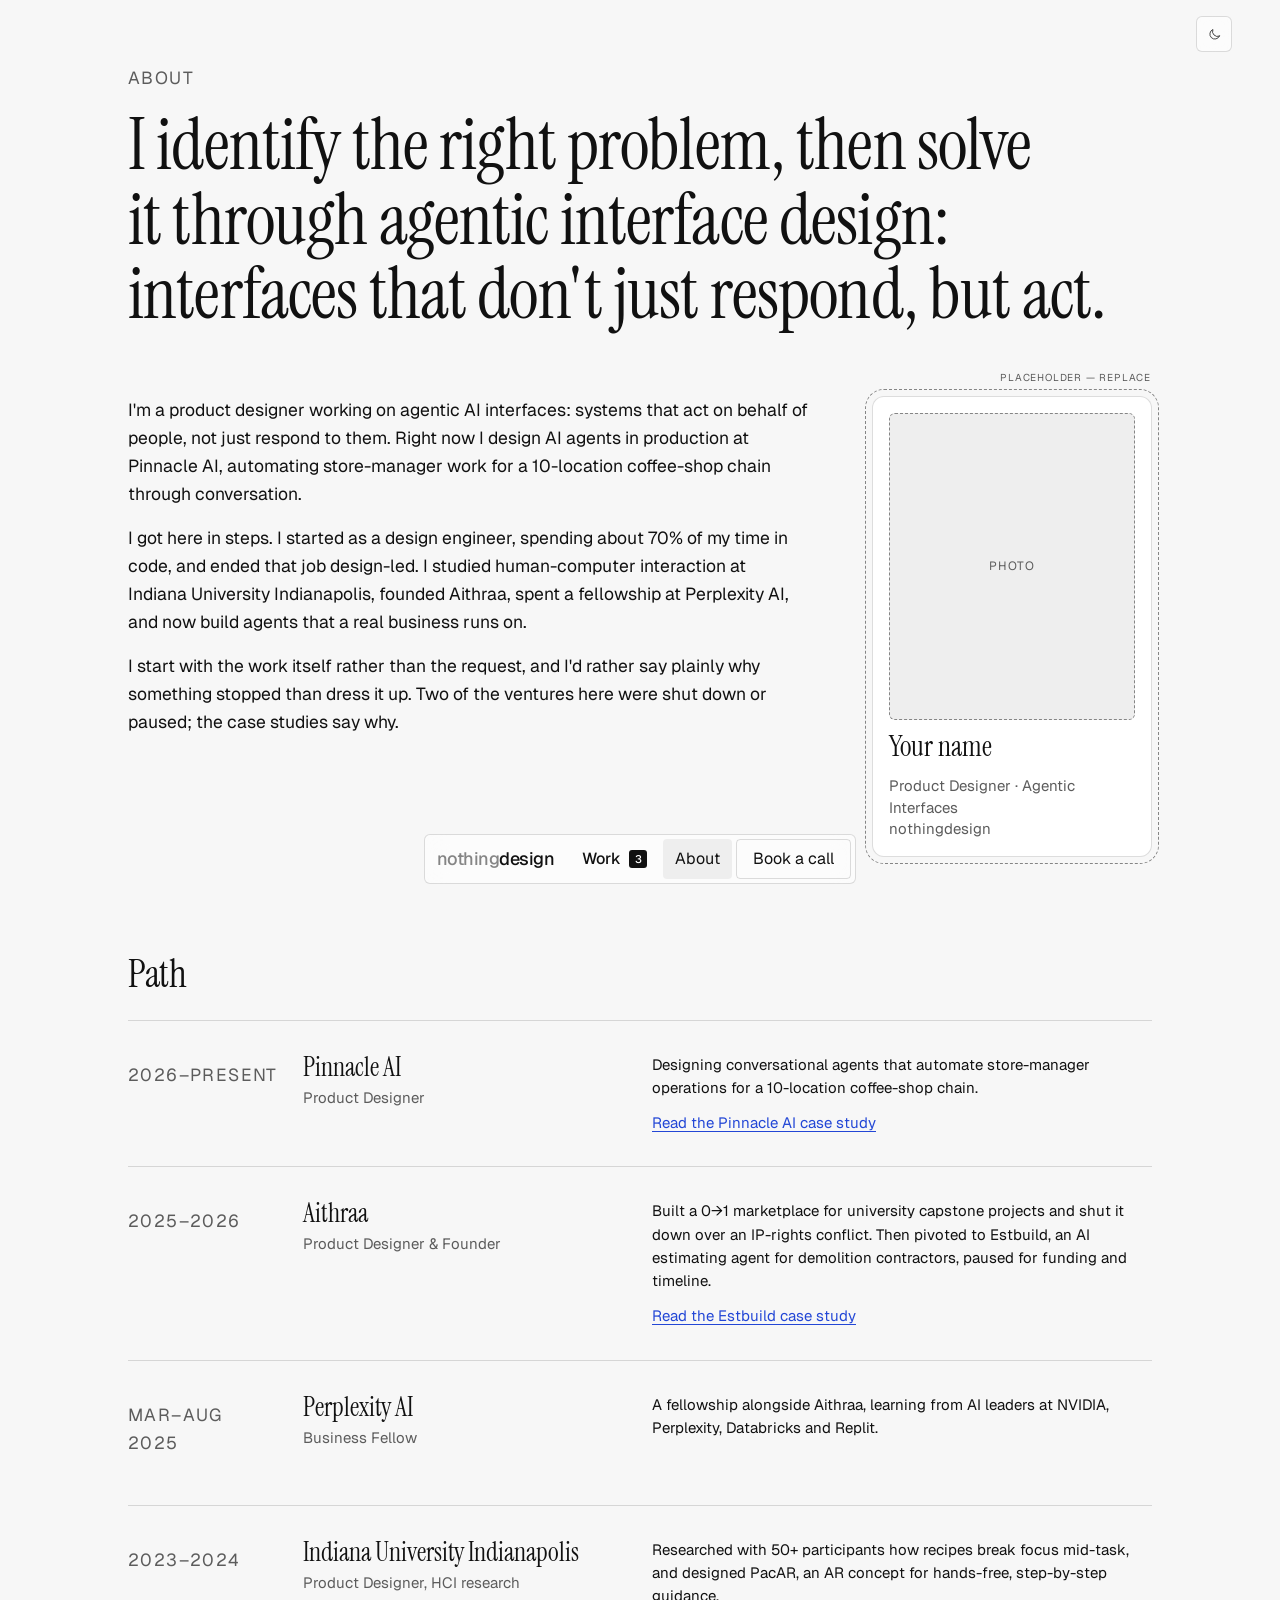
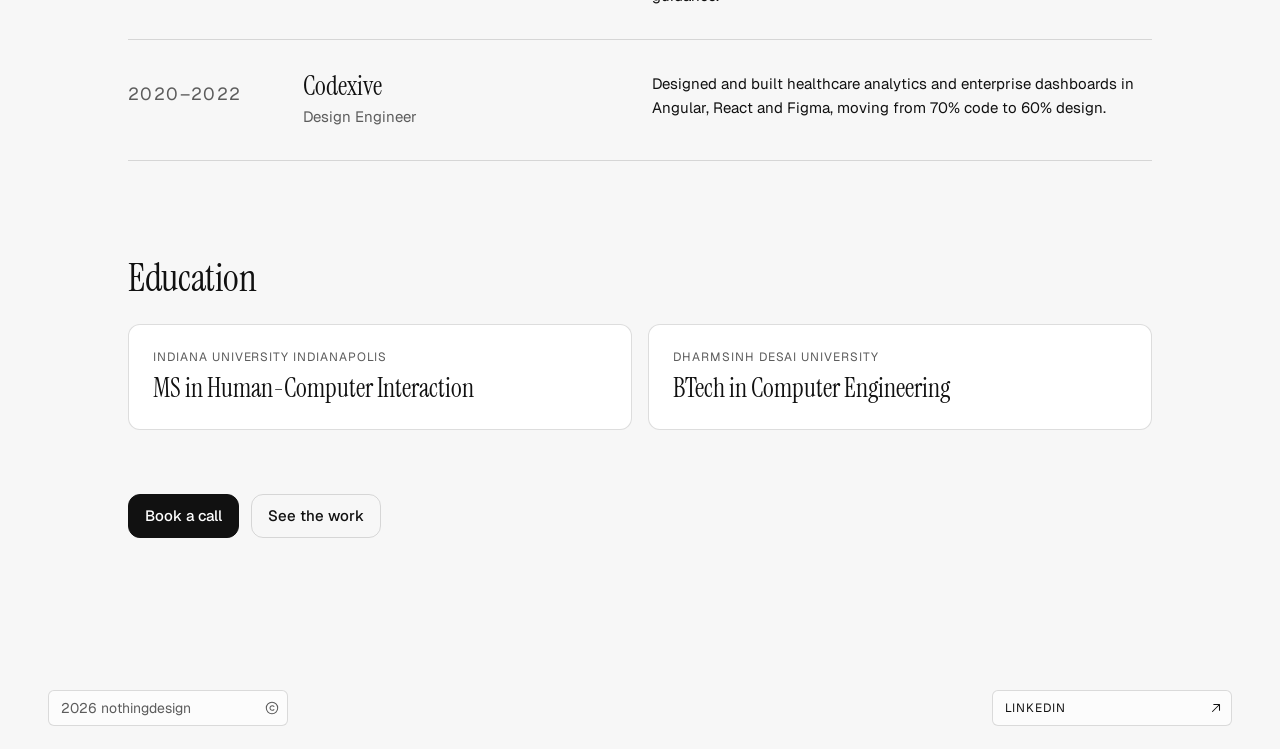
<file: about/index.html>
<!doctype html>
<html lang="en">
<head>
  <meta charset="utf-8">
  <meta name="viewport" content="width=device-width, initial-scale=1">
  <title>About — nothingdesign</title>
  <meta name="description" content="Product designer working on agentic AI interfaces: the path from design engineer to designing AI agents in production.">
  <!-- link previews (LinkedIn, Slack, email). TODO(owner): add og:image and og:url once the site has its address -->
  <meta property="og:type" content="website">
  <meta property="og:site_name" content="nothingdesign">
  <meta property="og:title" content="About — nothingdesign">
  <meta property="og:description" content="Product designer working on agentic AI interfaces: the path from design engineer to designing AI agents in production.">
  <meta name="twitter:card" content="summary">

  <link rel="icon" href="../favicon.svg" type="image/svg+xml">
  <link rel="preconnect" href="https://fonts.googleapis.com">
  <link rel="preconnect" href="https://fonts.gstatic.com" crossorigin>
  <link rel="stylesheet" href="https://fonts.googleapis.com/css2?family=Geist:wght@400;500;600&family=Instrument+Serif:ital@0;1&display=swap">

  <link rel="stylesheet" href="../design-system/tokens.css">
  <link rel="stylesheet" href="../site.css">
  <link rel="stylesheet" href="../pages.css">
  <script src="../site.js"></script>
</head>
<body>

  <header class="site-header">
    <a class="wordmark" href="../index.html" aria-label="nothingdesign, home"><span class="wordmark__n">nothing</span>design</a>
    <nav class="site-nav" id="site-nav" aria-label="Primary">
      <a class="site-nav__link site-nav__work" href="../index.html#work">Work <span class="site-nav__count" aria-hidden="true">3</span></a>
      <a class="site-nav__link" href="../about/index.html" aria-current="page">About</a>
      <a class="button button--quiet" href="../book/index.html">Book<span class="site-header__long">&nbsp;a call</span></a>
    </nav>
  </header>
  <button class="theme-toggle theme-switch" type="button" aria-label="Switch theme">
    <svg class="theme-switch__moon" viewBox="0 0 24 24" width="14" height="14" aria-hidden="true"><path d="M20 14.5A8 8 0 0 1 9.5 4a8 8 0 1 0 10.5 10.5Z"/></svg>
    <svg class="theme-switch__sun" viewBox="0 0 24 24" width="14" height="14" aria-hidden="true"><circle cx="12" cy="12" r="4"/><path d="M12 2.5v2M12 19.5v2M2.5 12h2M19.5 12h2M5.3 5.3l1.4 1.4M17.3 17.3l1.4 1.4M5.3 18.7l1.4-1.4M17.3 6.7l1.4-1.4"/></svg>
  </button>

  <main class="page">
    <p class="page__label">About</p>
    <h1>I identify the right problem, then solve it through agentic interface design: interfaces that don't just respond, but act.</h1>

    <div class="about-intro">
      <div>
        <p>I'm a product designer working on agentic AI interfaces: systems that act on behalf of people, not just respond to them. Right now I design AI agents in production at Pinnacle AI, automating store-manager work for a 10-location coffee-shop chain through conversation.</p>
        <p>I got here in steps. I started as a design engineer, spending about 70% of my time in code, and ended that job design-led. I studied human-computer interaction at Indiana University Indianapolis, founded Aithraa, spent a fellowship at Perplexity AI, and now build agents that a real business runs on.</p>
        <p>I start with the work itself rather than the request, and I'd rather say plainly why something stopped than dress it up. Two of the ventures here were shut down or paused; the case studies say why.</p>
      </div>

      <!-- TODO(owner): replace the placeholder name and photo, then remove .is-placeholder -->
      <aside class="identity is-placeholder" aria-label="Who I am (placeholder)">
        <div class="identity__photo"><span class="identity__label">Photo</span></div>
        <p class="identity__name">Your name</p>
        <p>Product Designer &middot; Agentic Interfaces<br>nothingdesign</p>
      </aside>
    </div>

    <h2>Path</h2>
    <ol class="path" reversed>
      <li>
        <p class="path__when">2026&ndash;present</p>
        <div class="path__role"><h3>Pinnacle AI</h3><p>Product Designer</p></div>
        <div class="path__what">
          <p>Designing conversational agents that automate store-manager operations for a 10-location coffee-shop chain.</p>
          <p><a href="../work/pinnacle-ai/index.html">Read the Pinnacle AI case study</a></p>
        </div>
      </li>
      <li>
        <p class="path__when">2025&ndash;2026</p>
        <div class="path__role"><h3>Aithraa</h3><p>Product Designer &amp; Founder</p></div>
        <div class="path__what">
          <p>Built a 0&rarr;1 marketplace for university capstone projects and shut it down over an IP-rights conflict. Then pivoted to Estbuild, an AI estimating agent for demolition contractors, paused for funding and timeline.</p>
          <p><a href="../work/estbuild/index.html">Read the Estbuild case study</a></p>
        </div>
      </li>
      <li>
        <p class="path__when">Mar&ndash;Aug 2025</p>
        <div class="path__role"><h3>Perplexity AI</h3><p>Business Fellow</p></div>
        <div class="path__what"><p>A fellowship alongside Aithraa, learning from AI leaders at NVIDIA, Perplexity, Databricks and Replit.</p></div>
      </li>
      <li>
        <p class="path__when">2023&ndash;2024</p>
        <div class="path__role"><h3>Indiana University Indianapolis</h3><p>Product Designer, HCI research</p></div>
        <div class="path__what"><p>Researched with 50+ participants how recipes break focus mid-task, and designed PacAR, an AR concept for hands-free, step-by-step guidance.</p></div>
      </li>
      <li>
        <p class="path__when">2020&ndash;2022</p>
        <div class="path__role"><h3>Codexive</h3><p>Design Engineer</p></div>
        <div class="path__what"><p>Designed and built healthcare analytics and enterprise dashboards in Angular, React and Figma, moving from 70% code to 60% design.</p></div>
      </li>
    </ol>

    <h2>Education</h2>
    <dl class="facts-list">
      <div><dt>Indiana University Indianapolis</dt><dd>MS in Human-Computer Interaction</dd></div>
      <div><dt>Dharmsinh Desai University</dt><dd>BTech in Computer Engineering</dd></div>
    </dl>

    <div class="page__actions">
      <a class="button" href="../book/index.html">Book a call</a>
      <a class="button button--quiet" href="../index.html#work">See the work</a>
    </div>
  </main>

  <footer class="site-footer">
    <p class="foot-chip">
      <span>2026 nothingdesign</span>
      <svg viewBox="0 0 16 16" width="14" height="14" aria-hidden="true"><circle cx="8" cy="8" r="6.5"/><path d="M10.2 6.2a2.6 2.6 0 1 0 0 3.6"/></svg>
    </p>
    <!-- TODO(owner): add the LinkedIn profile URL -->
    <a class="foot-chip foot-chip--link" href="#" rel="me">
      <span>LinkedIn</span>
      <svg viewBox="0 0 16 16" width="14" height="14" aria-hidden="true"><path d="M4 12L12 4M5.5 4H12v6.5"/></svg>
    </a>
  </footer>

</body>
</html>
</file>
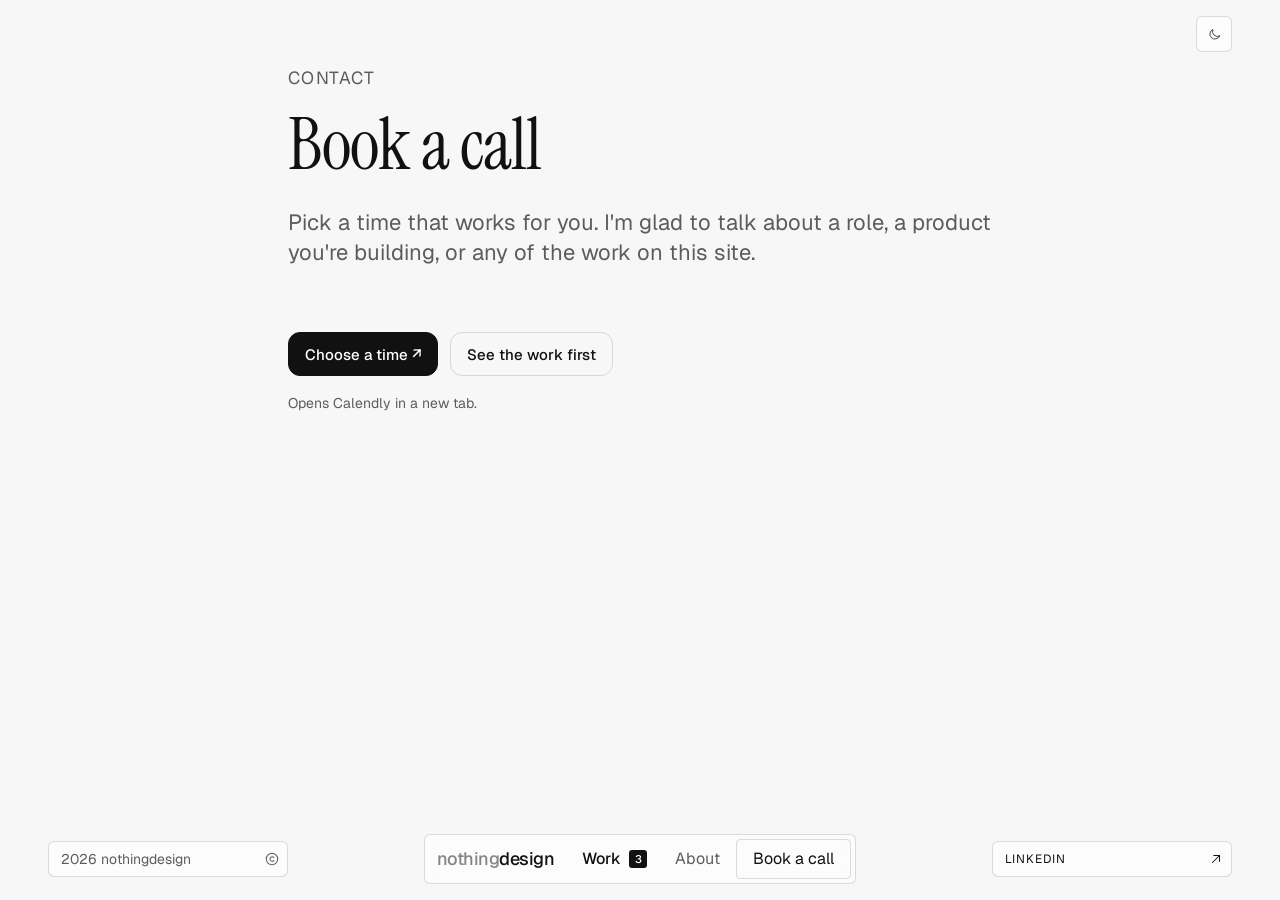
<file: book/index.html>
<!doctype html>
<html lang="en">
<head>
  <meta charset="utf-8">
  <meta name="viewport" content="width=device-width, initial-scale=1">
  <title>Book a call — nothingdesign</title>
  <meta name="description" content="Book a call with nothingdesign.">
  <!-- link previews (LinkedIn, Slack, email). TODO(owner): add og:image and og:url once the site has its address -->
  <meta property="og:type" content="website">
  <meta property="og:site_name" content="nothingdesign">
  <meta property="og:title" content="Book a call — nothingdesign">
  <meta property="og:description" content="Book a call with nothingdesign.">
  <meta name="twitter:card" content="summary">

  <link rel="icon" href="../favicon.svg" type="image/svg+xml">
  <link rel="preconnect" href="https://fonts.googleapis.com">
  <link rel="preconnect" href="https://fonts.gstatic.com" crossorigin>
  <link rel="stylesheet" href="https://fonts.googleapis.com/css2?family=Geist:wght@400;500;600&family=Instrument+Serif:ital@0;1&display=swap">

  <link rel="stylesheet" href="../design-system/tokens.css">
  <link rel="stylesheet" href="../site.css">
  <link rel="stylesheet" href="../pages.css">
  <script src="../site.js"></script>
</head>
<body>

  <header class="site-header">
    <a class="wordmark" href="../index.html" aria-label="nothingdesign, home"><span class="wordmark__n">nothing</span>design</a>
    <nav class="site-nav" id="site-nav" aria-label="Primary">
      <a class="site-nav__link site-nav__work" href="../index.html#work">Work <span class="site-nav__count" aria-hidden="true">3</span></a>
      <a class="site-nav__link" href="../about/index.html">About</a>
      <a class="button button--quiet" href="../book/index.html" aria-current="page">Book<span class="site-header__long">&nbsp;a call</span></a>
    </nav>
  </header>
  <button class="theme-toggle theme-switch" type="button" aria-label="Switch theme">
    <svg class="theme-switch__moon" viewBox="0 0 24 24" width="14" height="14" aria-hidden="true"><path d="M20 14.5A8 8 0 0 1 9.5 4a8 8 0 1 0 10.5 10.5Z"/></svg>
    <svg class="theme-switch__sun" viewBox="0 0 24 24" width="14" height="14" aria-hidden="true"><circle cx="12" cy="12" r="4"/><path d="M12 2.5v2M12 19.5v2M2.5 12h2M19.5 12h2M5.3 5.3l1.4 1.4M17.3 17.3l1.4 1.4M5.3 18.7l1.4-1.4M17.3 6.7l1.4-1.4"/></svg>
  </button>

  <main class="page">
    <p class="page__label">Contact</p>
    <h1>Book a call</h1>
    <p class="lead">Pick a time that works for you. I'm glad to talk about a role, a product you're building, or any of the work on this site.</p>

    <div class="page__actions">
      <!-- TODO(owner): replace the Calendly placeholder link -->
      <a class="button" href="https://calendly.com/REPLACE-ME" target="_blank" rel="noopener">Choose a time &nearr;</a>
      <a class="button button--quiet" href="../index.html#work">See the work first</a>
    </div>
    <p class="page__note">Opens Calendly in a new tab.</p>
  </main>

  <footer class="site-footer">
    <p class="foot-chip">
      <span>2026 nothingdesign</span>
      <svg viewBox="0 0 16 16" width="14" height="14" aria-hidden="true"><circle cx="8" cy="8" r="6.5"/><path d="M10.2 6.2a2.6 2.6 0 1 0 0 3.6"/></svg>
    </p>
    <!-- TODO(owner): add the LinkedIn profile URL -->
    <a class="foot-chip foot-chip--link" href="#" rel="me">
      <span>LinkedIn</span>
      <svg viewBox="0 0 16 16" width="14" height="14" aria-hidden="true"><path d="M4 12L12 4M5.5 4H12v6.5"/></svg>
    </a>
  </footer>

</body>
</html>
</file>
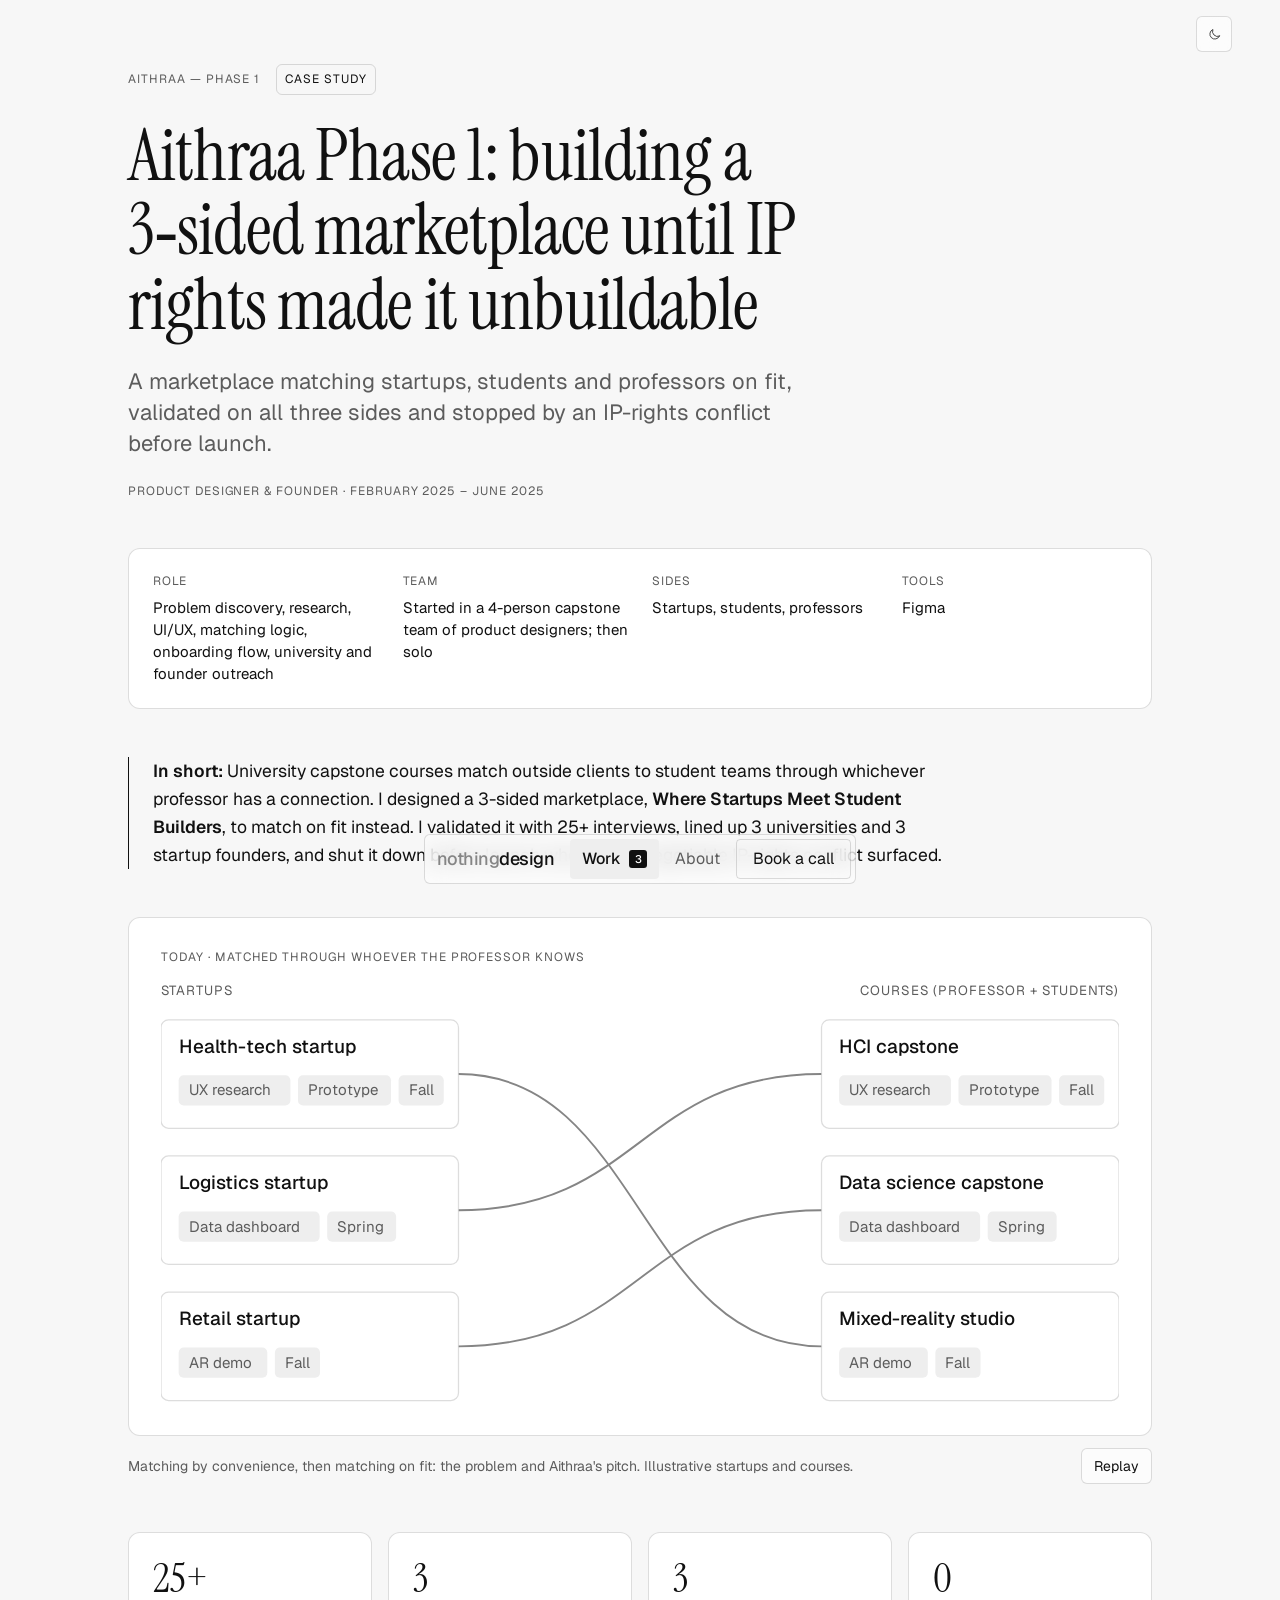
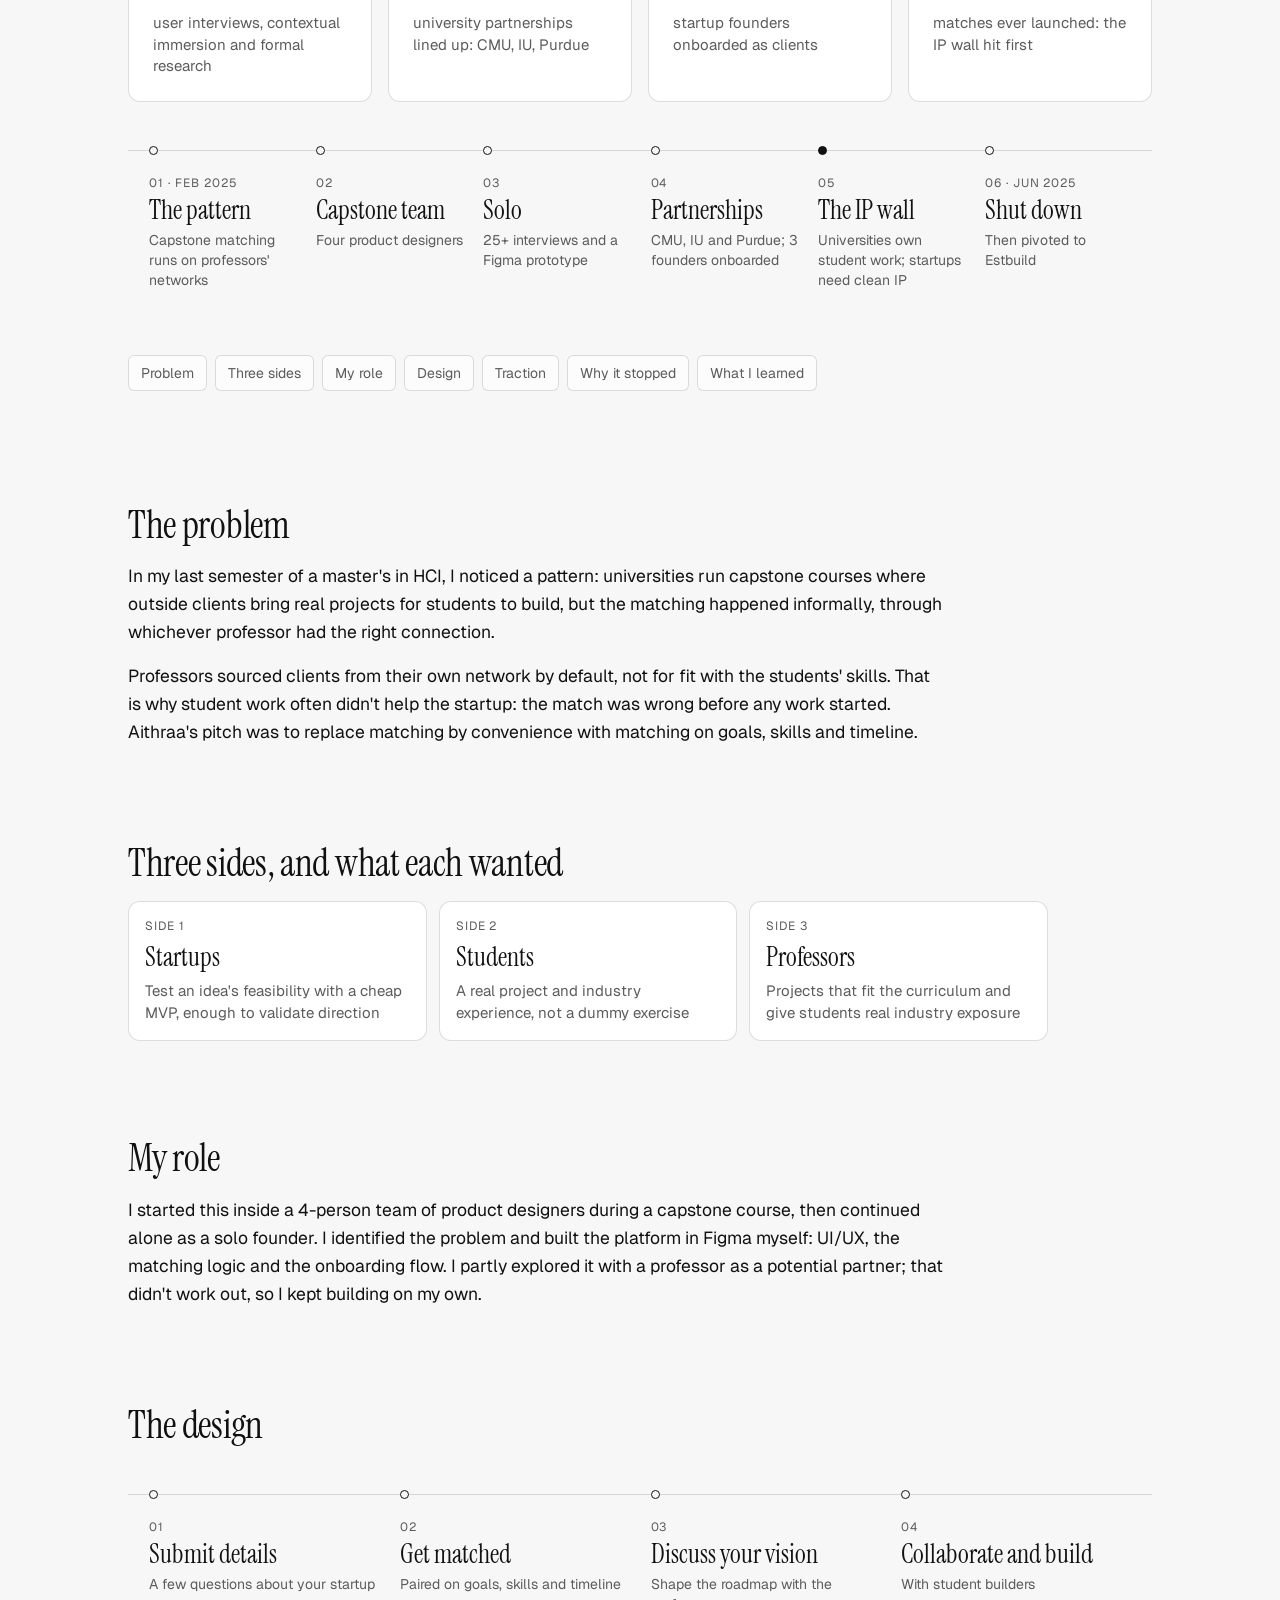
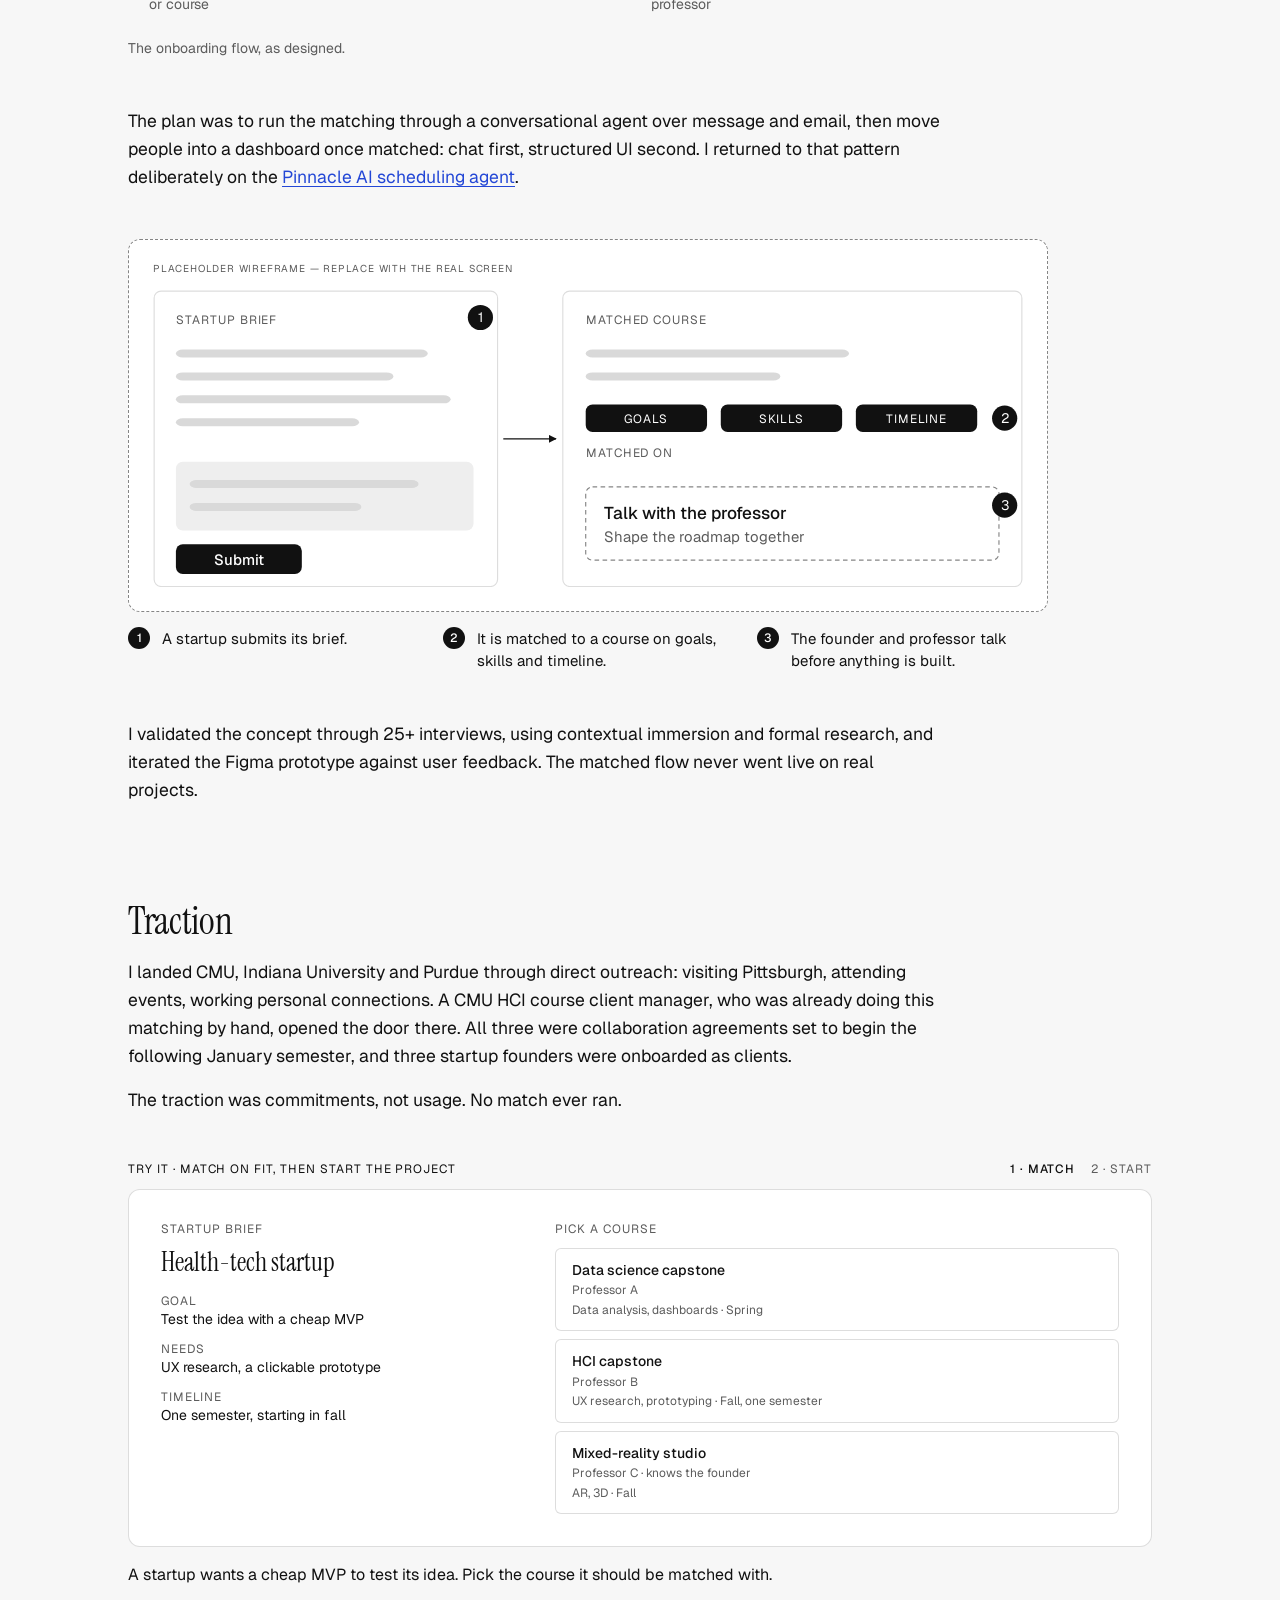
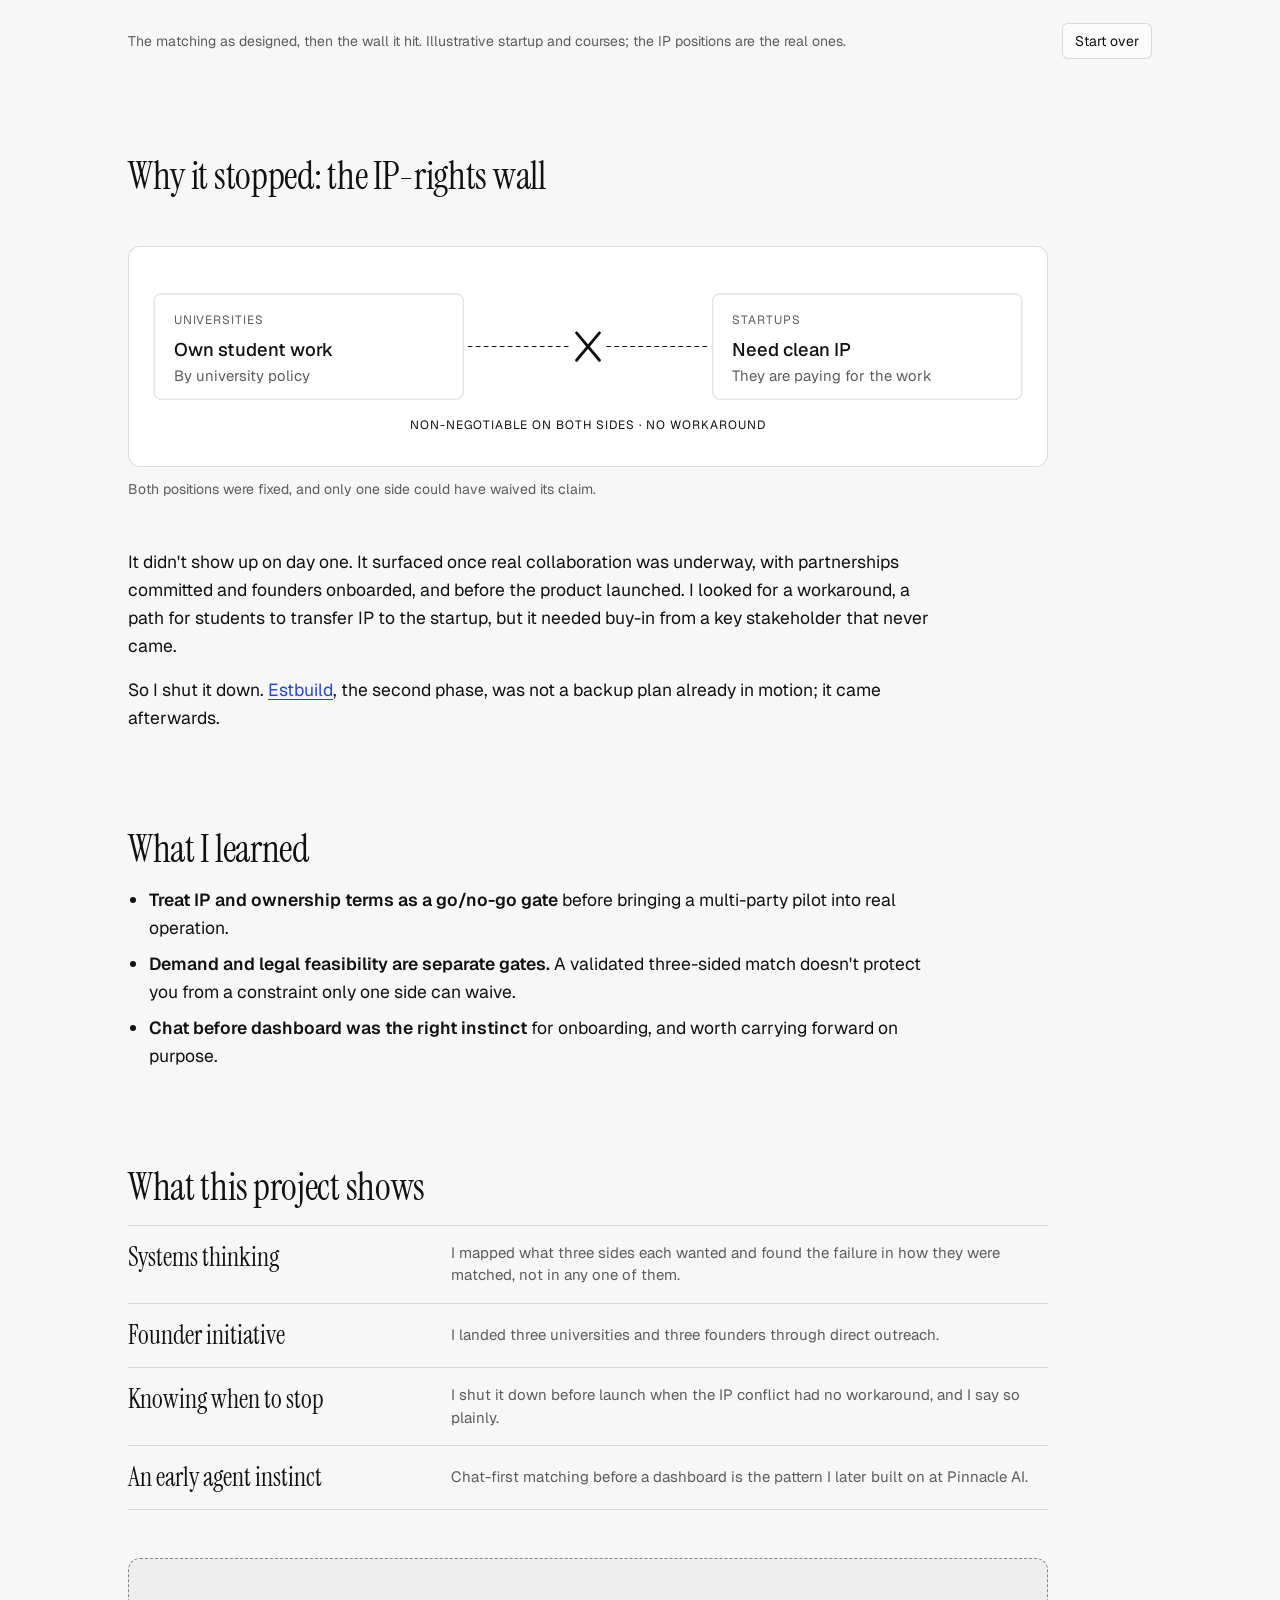
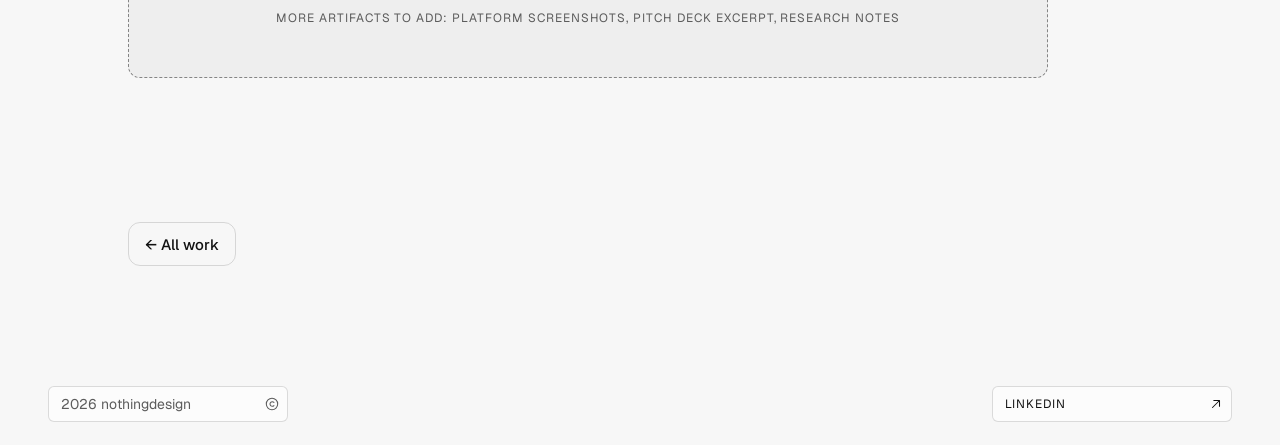
<file: work/aithraa/index.html>
<!doctype html>
<html lang="en">
<head>
  <meta charset="utf-8">
  <meta name="viewport" content="width=device-width, initial-scale=1">
  <title>Aithraa — nothingdesign</title>
  <meta name="description" content="Building a 3-sided marketplace until IP rights made it unbuildable.">
  <!-- link previews (LinkedIn, Slack, email). TODO(owner): add og:image and og:url once the site has its address -->
  <meta property="og:type" content="article">
  <meta property="og:site_name" content="nothingdesign">
  <meta property="og:title" content="Aithraa — nothingdesign">
  <meta property="og:description" content="Building a 3-sided marketplace until IP rights made it unbuildable.">
  <meta name="twitter:card" content="summary">

  <link rel="icon" href="../../favicon.svg" type="image/svg+xml">
  <link rel="preconnect" href="https://fonts.googleapis.com">
  <link rel="preconnect" href="https://fonts.gstatic.com" crossorigin>
  <link rel="stylesheet" href="https://fonts.googleapis.com/css2?family=Geist:wght@400;500;600&family=Instrument+Serif:ital@0;1&display=swap">

  <link rel="stylesheet" href="../../design-system/tokens.css">
  <link rel="stylesheet" href="../../site.css">
  <script src="../../site.js"></script>
  <link rel="stylesheet" href="../article.css">
  <link rel="stylesheet" href="aithraa.css">
  <script src="aithraa.js" defer></script>
</head>
<body>

  <header class="site-header">
    <a class="wordmark" href="../../index.html" aria-label="nothingdesign, home"><span class="wordmark__n">nothing</span>design</a>
    <nav class="site-nav" id="site-nav" aria-label="Primary">
      <a class="site-nav__link site-nav__work" href="../../index.html#work" aria-current="true">Work <span class="site-nav__count" aria-hidden="true">3</span></a>
      <a class="site-nav__link" href="../../about/index.html">About</a>
      <a class="button button--quiet" href="../../book/index.html">Book<span class="site-header__long">&nbsp;a call</span></a>
    </nav>
  </header>
  <button class="theme-toggle theme-switch" type="button" aria-label="Switch theme">
    <svg class="theme-switch__moon" viewBox="0 0 24 24" width="14" height="14" aria-hidden="true"><path d="M20 14.5A8 8 0 0 1 9.5 4a8 8 0 1 0 10.5 10.5Z"/></svg>
    <svg class="theme-switch__sun" viewBox="0 0 24 24" width="14" height="14" aria-hidden="true"><circle cx="12" cy="12" r="4"/><path d="M12 2.5v2M12 19.5v2M2.5 12h2M19.5 12h2M5.3 5.3l1.4 1.4M17.3 17.3l1.4 1.4M5.3 18.7l1.4-1.4M17.3 6.7l1.4-1.4"/></svg>
  </button>

  <main>
    <div class="case-hero">
      <p class="case-hero__eyebrow">
        <span>Aithraa — Phase 1</span>
        <span class="case-hero__status">Case study</span>
      </p>
      <h1>Aithraa Phase 1: building a 3&#8209;sided marketplace until IP rights made it unbuildable</h1>
      <p class="case-hero__dek">A marketplace matching startups, students and professors on fit, validated on all three sides and stopped by an IP-rights conflict before launch.</p>
      <p class="case-hero__meta">Product Designer &amp; Founder · February 2025 – June 2025</p>

      <dl class="case-facts">
        <div><dt>Role</dt><dd>Problem discovery, research, UI/UX, matching logic, onboarding flow, university and founder outreach</dd></div>
        <div><dt>Team</dt><dd>Started in a 4-person capstone team of product designers; then solo</dd></div>
        <div><dt>Sides</dt><dd>Startups, students, professors</dd></div>
        <div><dt>Tools</dt><dd>Figma</dd></div>
      </dl>

      <p class="case-hero__tldr"><strong>In short:</strong> University capstone courses match outside clients to student teams through whichever professor has a connection. I designed a 3-sided marketplace, <strong>Where Startups Meet Student Builders</strong>, to match on fit instead. I validated it with 25+ interviews, lined up 3 universities and 3 startup founders, and shut it down before launch when a non-negotiable IP-rights conflict surfaced.</p>
    </div>

    <article class="case-body">

      <!-- Opening: matching by convenience, then on fit (aithraa.js) -->
      <div id="ai-intro" hidden></div>

      <div class="stat-grid">
        <div class="stat"><span class="stat__value">25+</span><span class="stat__label">user interviews, contextual immersion and formal research</span></div>
        <div class="stat"><span class="stat__value">3</span><span class="stat__label">university partnerships lined up: CMU, IU, Purdue</span></div>
        <div class="stat"><span class="stat__value">3</span><span class="stat__label">startup founders onboarded as clients</span></div>
        <div class="stat"><span class="stat__value">0</span><span class="stat__label">matches ever launched: the IP wall hit first</span></div>
      </div>

      <figure class="case-figure case-figure--wide">
        <ol class="timeline" aria-label="Project timeline, February to June 2025">
          <li><span class="timeline__n">01 · Feb 2025</span><b>The pattern</b><span>Capstone matching runs on professors' networks</span></li>
          <li><span class="timeline__n">02</span><b>Capstone team</b><span>Four product designers</span></li>
          <li><span class="timeline__n">03</span><b>Solo</b><span>25+ interviews and a Figma prototype</span></li>
          <li><span class="timeline__n">04</span><b>Partnerships</b><span>CMU, IU and Purdue; 3 founders onboarded</span></li>
          <li class="is-turn"><span class="timeline__n">05</span><b>The IP wall</b><span>Universities own student work; startups need clean IP</span></li>
          <li><span class="timeline__n">06 · Jun 2025</span><b>Shut down</b><span>Then pivoted to Estbuild</span></li>
        </ol>
      </figure>

      <nav class="case-index" aria-label="Sections">
        <div class="case-index__scroll">
          <a href="#problem">Problem</a>
          <a href="#sides">Three sides</a>
          <a href="#role">My role</a>
          <a href="#design">Design</a>
          <a href="#traction">Traction</a>
          <a href="#stopped">Why it stopped</a>
          <a href="#learned">What I learned</a>
        </div>
      </nav>

      <!-- ========================================================= -->
      <h2 id="problem">The problem</h2>
      <p>In my last semester of a master's in HCI, I noticed a pattern: universities run capstone courses where outside clients bring real projects for students to build, but the matching happened informally, through whichever professor had the right connection.</p>
      <p>Professors sourced clients from their own network by default, not for fit with the students' skills. That is why student work often didn't help the startup: the match was wrong before any work started. Aithraa's pitch was to replace matching by convenience with matching on goals, skills and timeline.</p>

      <!-- ========================================================= -->
      <h2 id="sides">Three sides, and what each wanted</h2>
      <div class="team-strip">
        <div class="team-strip__who"><span>Side 1</span><b>Startups</b><p>Test an idea's feasibility with a cheap MVP, enough to validate direction</p></div>
        <div class="team-strip__who"><span>Side 2</span><b>Students</b><p>A real project and industry experience, not a dummy exercise</p></div>
        <div class="team-strip__who"><span>Side 3</span><b>Professors</b><p>Projects that fit the curriculum and give students real industry exposure</p></div>
      </div>

      <!-- ========================================================= -->
      <h2 id="role">My role</h2>
      <p>I started this inside a 4-person team of product designers during a capstone course, then continued alone as a solo founder. I identified the problem and built the platform in Figma myself: UI/UX, the matching logic and the onboarding flow. I partly explored it with a professor as a potential partner; that didn't work out, so I kept building on my own.</p>

      <!-- ========================================================= -->
      <h2 id="design">The design</h2>

      <figure class="case-figure case-figure--wide">
        <ol class="timeline timeline--4" aria-label="The onboarding flow">
          <li><span class="timeline__n">01</span><b>Submit details</b><span>A few questions about your startup or course</span></li>
          <li><span class="timeline__n">02</span><b>Get matched</b><span>Paired on goals, skills and timeline</span></li>
          <li><span class="timeline__n">03</span><b>Discuss your vision</b><span>Shape the roadmap with the professor</span></li>
          <li><span class="timeline__n">04</span><b>Collaborate and build</b><span>With student builders</span></li>
        </ol>
        <figcaption>The onboarding flow, as designed.</figcaption>
      </figure>

      <p>The plan was to run the matching through a conversational agent over message and email, then move people into a dashboard once matched: chat first, structured UI second. I returned to that pattern deliberately on the <a href="../pinnacle-ai/index.html">Pinnacle AI scheduling agent</a>.</p>

      <figure class="case-figure">
        <!-- PLACEHOLDER WIREFRAME: replace the whole .case-diagram with the real Figma screen; keep the callouts. -->
        <div class="case-diagram is-placeholder">
          <svg viewBox="0 0 760 260" role="img" aria-labelledby="m-t m-d">
            <title id="m-t">Submitting a brief and getting matched (placeholder wireframe)</title>
            <desc id="m-d">On the left, a startup brief form with a submit button. An arrow leads to a matched course card on the right, showing it was matched on goals, skills and timeline, with a prompt to talk with the professor.</desc>
            <defs><marker id="m-a" viewBox="0 0 10 10" refX="9" refY="5" markerWidth="7" markerHeight="7" orient="auto"><path d="M0 0L10 5L0 10z" style="fill:var(--ink)"/></marker></defs>
            <rect class="d-card" x="1" y="1" width="300" height="258"/>
            <text class="d-label" x="20" y="30">STARTUP BRIEF</text>
            <rect class="d-muted" x="20" y="52" width="220" height="7"/>
            <rect class="d-muted" x="20" y="72" width="190" height="7"/>
            <rect class="d-muted" x="20" y="92" width="240" height="7"/>
            <rect class="d-muted" x="20" y="112" width="160" height="7"/>
            <rect class="d-soft" x="20" y="150" width="260" height="60"/>
            <rect class="d-muted" x="32" y="166" width="200" height="7"/>
            <rect class="d-muted" x="32" y="186" width="150" height="7"/>
            <rect class="d-ink" x="20" y="222" width="110" height="26"/><text class="d-title" x="75" y="240" text-anchor="middle" style="font-size:13px;fill:var(--paper)">Submit</text>
            <line class="d-outline" x1="306" y1="130" x2="352" y2="130" marker-end="url(#m-a)"/>
            <rect class="d-card" x="358" y="1" width="401" height="258"/>
            <text class="d-label" x="378" y="30">MATCHED COURSE</text>
            <rect class="d-muted" x="378" y="52" width="230" height="7"/>
            <rect class="d-muted" x="378" y="72" width="170" height="7"/>
            <rect class="d-ink" x="378" y="100" width="106" height="24"/><text class="d-label d-label--paper" x="431" y="116" text-anchor="middle">GOALS</text>
            <rect class="d-ink" x="496" y="100" width="106" height="24"/><text class="d-label d-label--paper" x="549" y="116" text-anchor="middle">SKILLS</text>
            <rect class="d-ink" x="614" y="100" width="106" height="24"/><text class="d-label d-label--paper" x="667" y="116" text-anchor="middle">TIMELINE</text>
            <text class="d-label" x="378" y="146">MATCHED ON</text>
            <rect x="378" y="172" width="361" height="64" style="fill:none;stroke:var(--ink-3);stroke-dasharray:4 3"/>
            <text class="d-title" x="394" y="200" style="font-size:15px">Talk with the professor</text><text class="d-body" x="394" y="220">Shape the roadmap together</text>
            <circle class="d-ink" cx="286" cy="24" r="11"/><text class="d-label d-label--paper" x="286" y="28" text-anchor="middle" style="font-size:12px;letter-spacing:0">1</text>
            <circle class="d-ink" cx="744" cy="112" r="11"/><text class="d-label d-label--paper" x="744" y="116" text-anchor="middle" style="font-size:12px;letter-spacing:0">2</text>
            <circle class="d-ink" cx="744" cy="188" r="11"/><text class="d-label d-label--paper" x="744" y="192" text-anchor="middle" style="font-size:12px;letter-spacing:0">3</text>
          </svg>
        </div>
        <ol class="callouts"><li>A startup submits its brief.</li><li>It is matched to a course on goals, skills and timeline.</li><li>The founder and professor talk before anything is built.</li></ol>
      </figure>

      <p>I validated the concept through 25+ interviews, using contextual immersion and formal research, and iterated the Figma prototype against user feedback. The matched flow never went live on real projects.</p>

      <!-- ========================================================= -->
      <h2 id="traction">Traction</h2>
      <p>I landed CMU, Indiana University and Purdue through direct outreach: visiting Pittsburgh, attending events, working personal connections. A CMU HCI course client manager, who was already doing this matching by hand, opened the door there. All three were collaboration agreements set to begin the following January semester, and three startup founders were onboarded as clients.</p>
      <p>The traction was commitments, not usage. No match ever ran.</p>

      <!-- Try it: match on fit, then start the project and meet the IP wall (aithraa.js) -->
      <div id="ai-try" hidden></div>

      <!-- ========================================================= -->
      <h2 id="stopped">Why it stopped: the IP-rights wall</h2>

      <figure class="case-figure" data-play>
        <div class="case-diagram">
          <svg viewBox="0 0 760 150" role="img" aria-labelledby="ip-t ip-d">
            <title id="ip-t">The IP-rights conflict</title>
            <desc id="ip-d">Two fixed positions facing each other. Universities: policy claims ownership of student work. Startups: paying for the work, they need clean IP to use it. Between them, a blocked line labelled non-negotiable on both sides, no workaround.</desc>
            <rect class="d-card" x="1" y="20" width="270" height="92"/>
            <text class="d-label" x="18" y="46">UNIVERSITIES</text>
            <text class="d-title" x="18" y="74">Own student work</text>
            <text class="d-body" x="18" y="96">By university policy</text>
            <rect class="d-card" x="489" y="20" width="270" height="92"/>
            <text class="d-label" x="506" y="46">STARTUPS</text>
            <text class="d-title" x="506" y="74">Need clean IP</text>
            <text class="d-body" x="506" y="96">They are paying for the work</text>
            <line class="d-dashed" x1="275" y1="66" x2="364" y2="66"/>
            <line class="d-dashed" x1="396" y1="66" x2="485" y2="66"/>
            <line class="d-line" x1="370" y1="54" x2="390" y2="78"/>
            <line class="d-line" x1="390" y1="54" x2="370" y2="78"/>
            <text class="d-label d-label--ink" x="380" y="138" text-anchor="middle">NON-NEGOTIABLE ON BOTH SIDES · NO WORKAROUND</text>
          </svg>
        </div>
        <figcaption>Both positions were fixed, and only one side could have waived its claim.</figcaption>
      </figure>

      <p>It didn't show up on day one. It surfaced once real collaboration was underway, with partnerships committed and founders onboarded, and before the product launched. I looked for a workaround, a path for students to transfer IP to the startup, but it needed buy-in from a key stakeholder that never came.</p>
      <p>So I shut it down. <a href="../estbuild/index.html">Estbuild</a>, the second phase, was not a backup plan already in motion; it came afterwards.</p>

      <!-- ========================================================= -->
      <h2 id="learned">What I learned</h2>
      <ul>
        <li><strong>Treat IP and ownership terms as a go/no-go gate</strong> before bringing a multi-party pilot into real operation.</li>
        <li><strong>Demand and legal feasibility are separate gates.</strong> A validated three-sided match doesn't protect you from a constraint only one side can waive.</li>
        <li><strong>Chat before dashboard was the right instinct</strong> for onboarding, and worth carrying forward on purpose.</li>
      </ul>

      <h2 id="shows">What this project shows</h2>
      <dl class="shows">
        <div><dt>Systems thinking</dt><dd>I mapped what three sides each wanted and found the failure in how they were matched, not in any one of them.</dd></div>
        <div><dt>Founder initiative</dt><dd>I landed three universities and three founders through direct outreach.</dd></div>
        <div><dt>Knowing when to stop</dt><dd>I shut it down before launch when the IP conflict had no workaround, and I say so plainly.</dd></div>
        <div><dt>An early agent instinct</dt><dd>Chat-first matching before a dashboard is the pattern I later built on at Pinnacle AI.</dd></div>
      </dl>

      <!-- TODO(owner): add Figma files, platform screenshots, a pitch deck excerpt and research notes (the page is already linked from the home page) -->
      <div class="tbd">More artifacts to add: platform screenshots, pitch deck excerpt, research notes</div>

    </article>

    <div class="case-footer">
      <a href="../../index.html#work">&larr; All work</a>
    </div>
  </main>

  <footer class="site-footer">
    <p class="foot-chip">
      <span>2026 nothingdesign</span>
      <svg viewBox="0 0 16 16" width="14" height="14" aria-hidden="true"><circle cx="8" cy="8" r="6.5"/><path d="M10.2 6.2a2.6 2.6 0 1 0 0 3.6"/></svg>
    </p>
    <!-- TODO(owner): add the LinkedIn profile URL -->
    <a class="foot-chip foot-chip--link" href="#" rel="me">
      <span>LinkedIn</span>
      <svg viewBox="0 0 16 16" width="14" height="14" aria-hidden="true"><path d="M4 12L12 4M5.5 4H12v6.5"/></svg>
    </a>
  </footer>

</body>
</html>
</file>
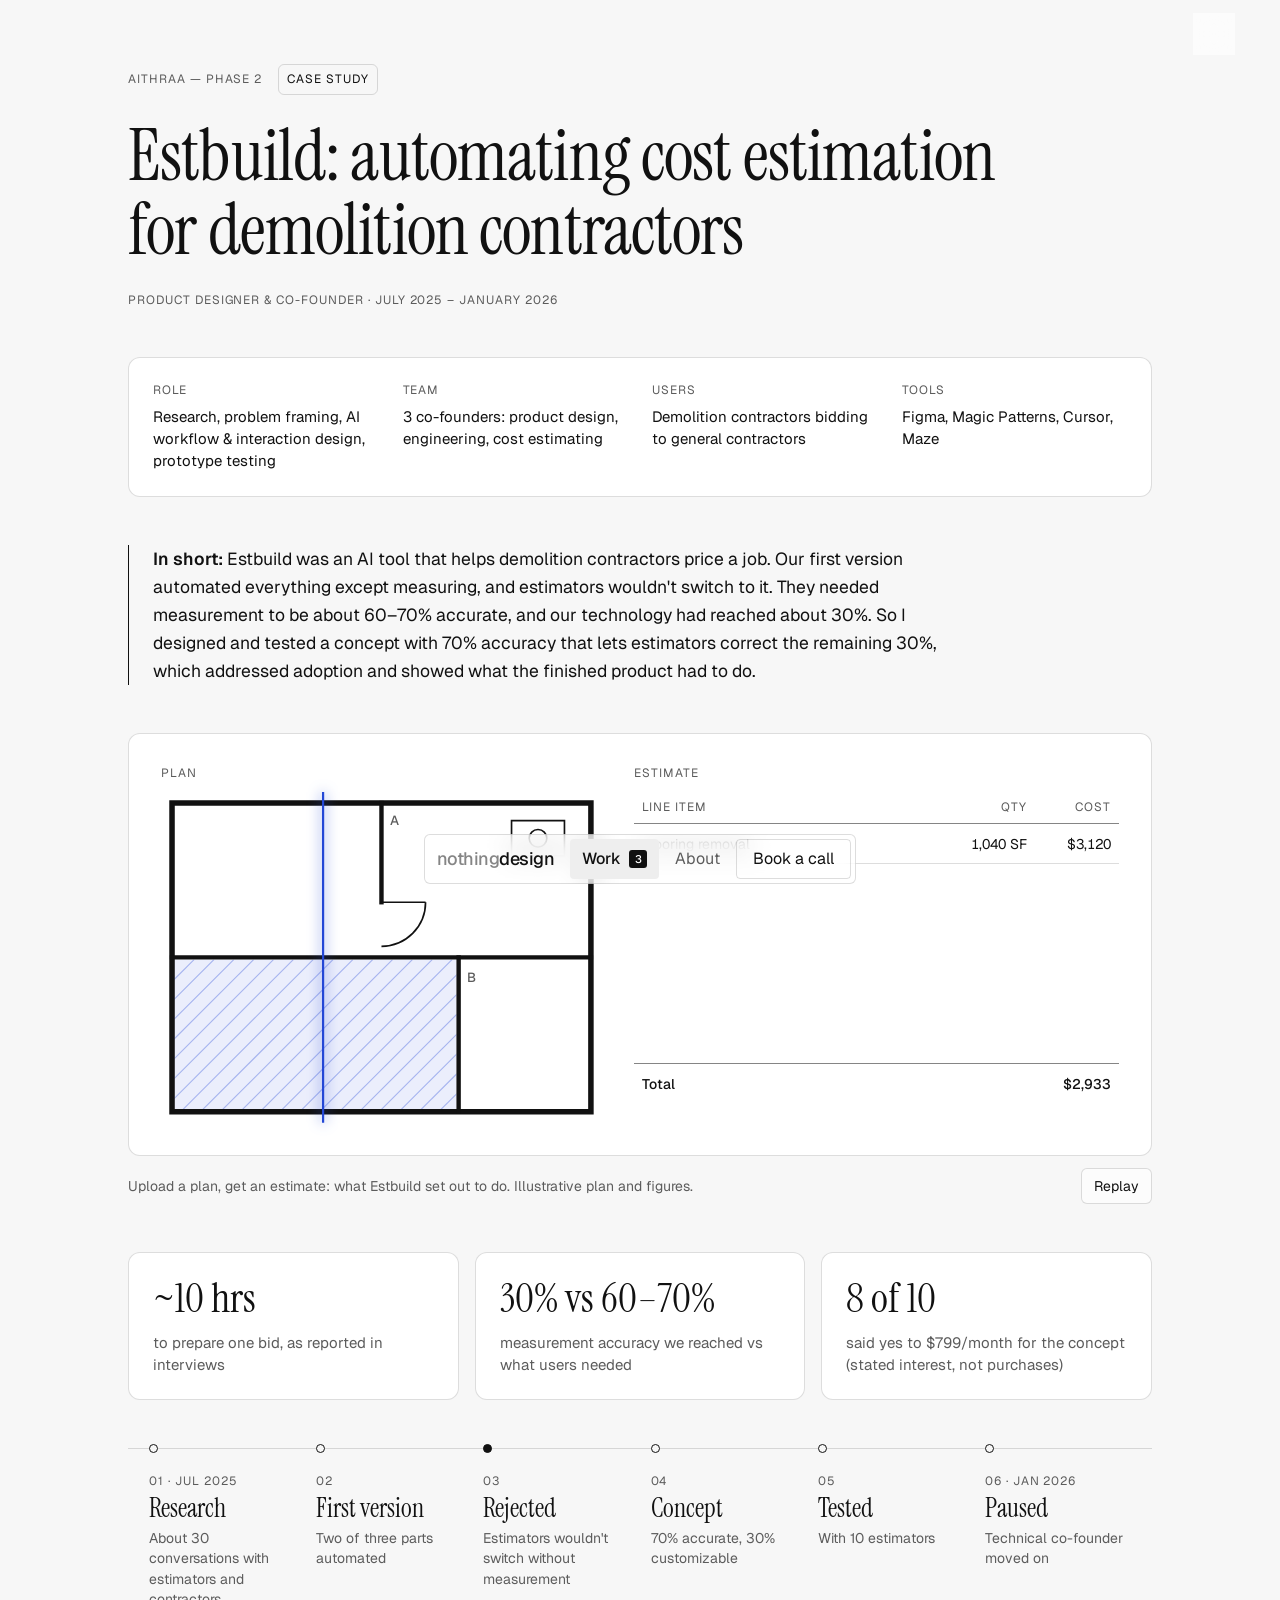
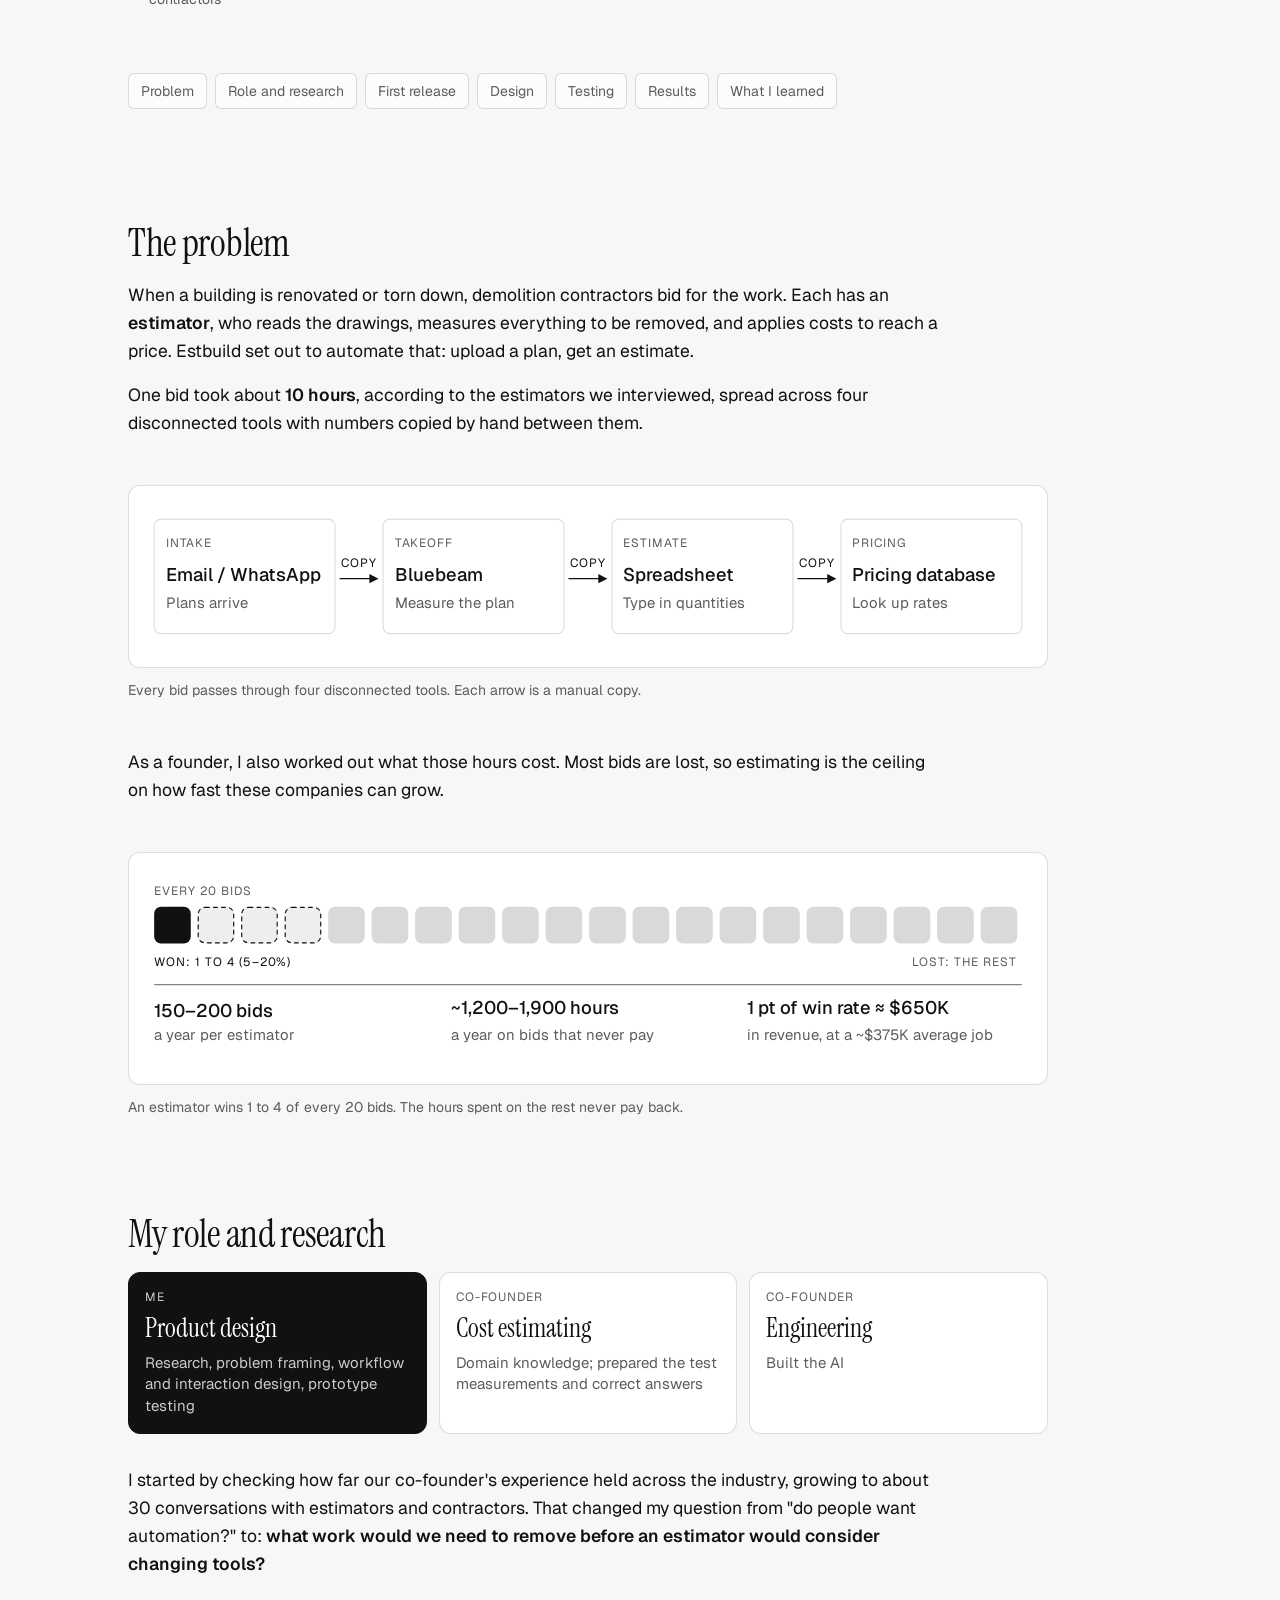
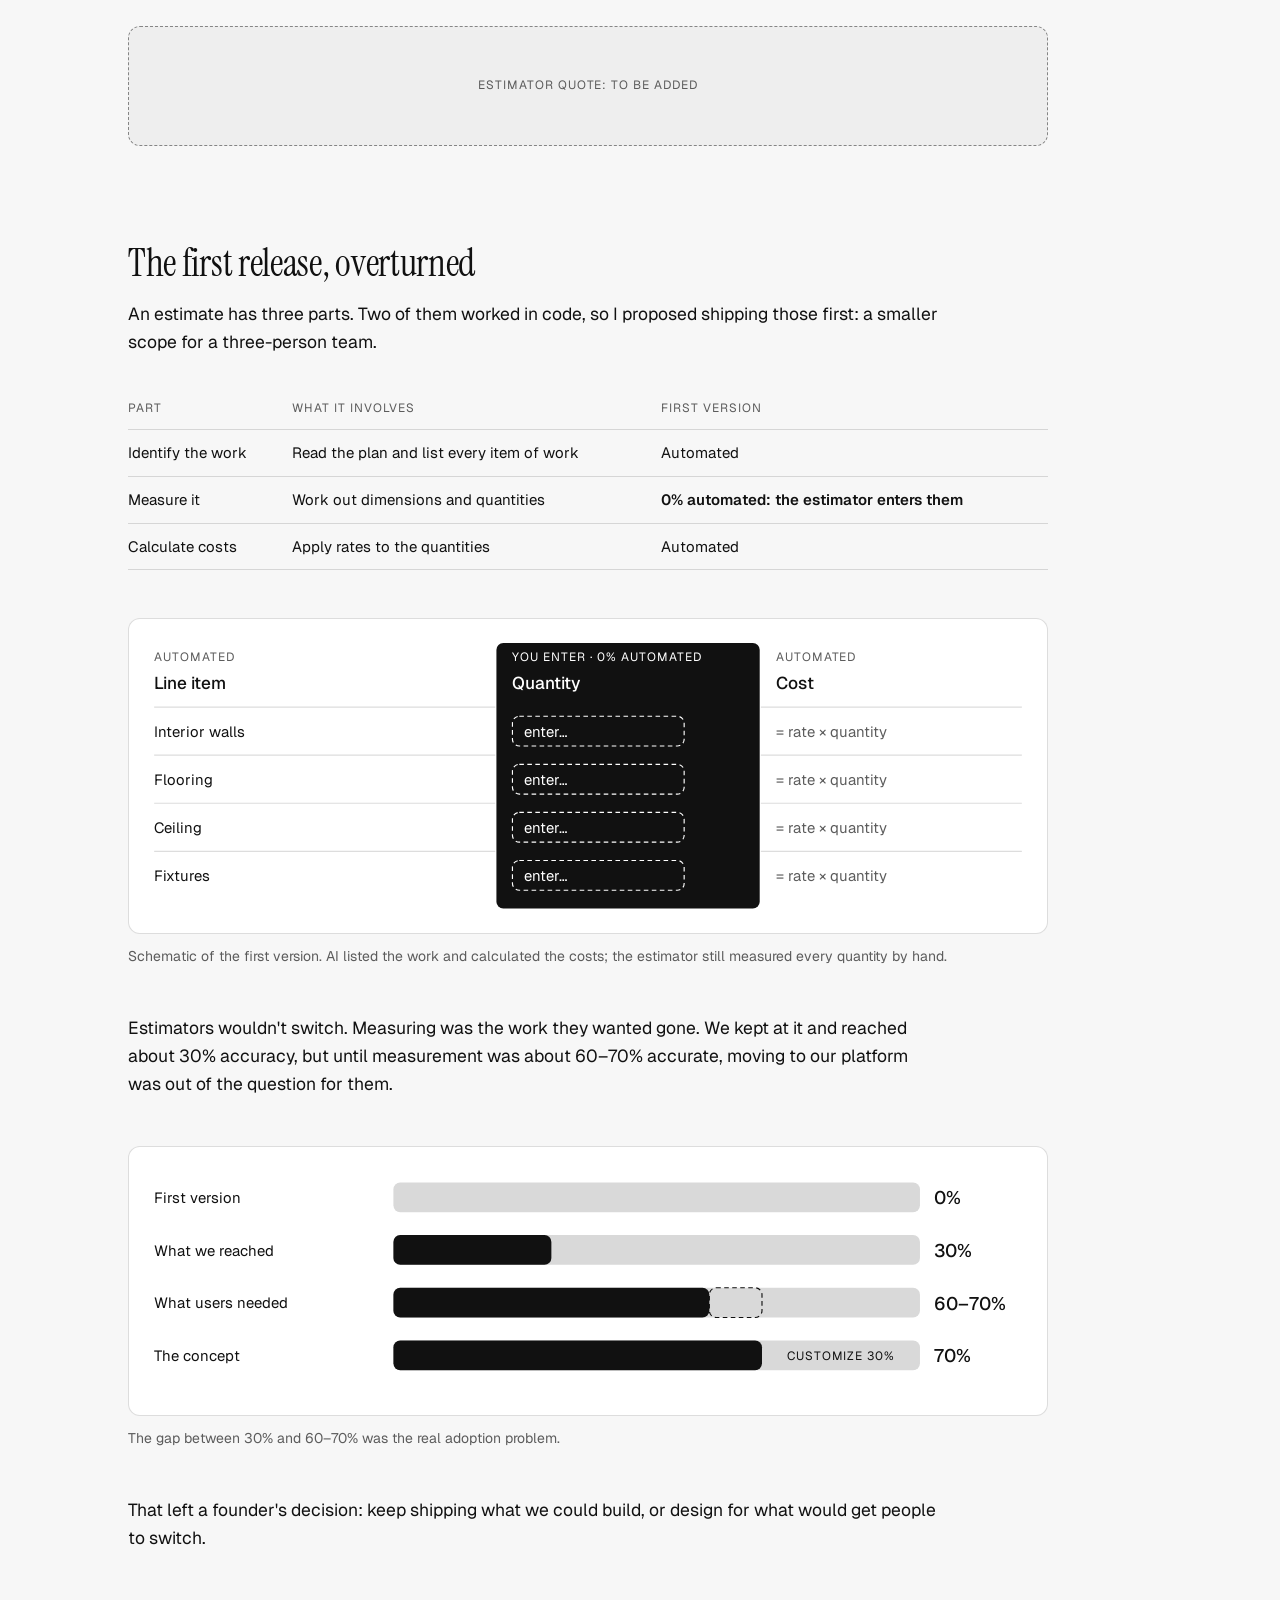
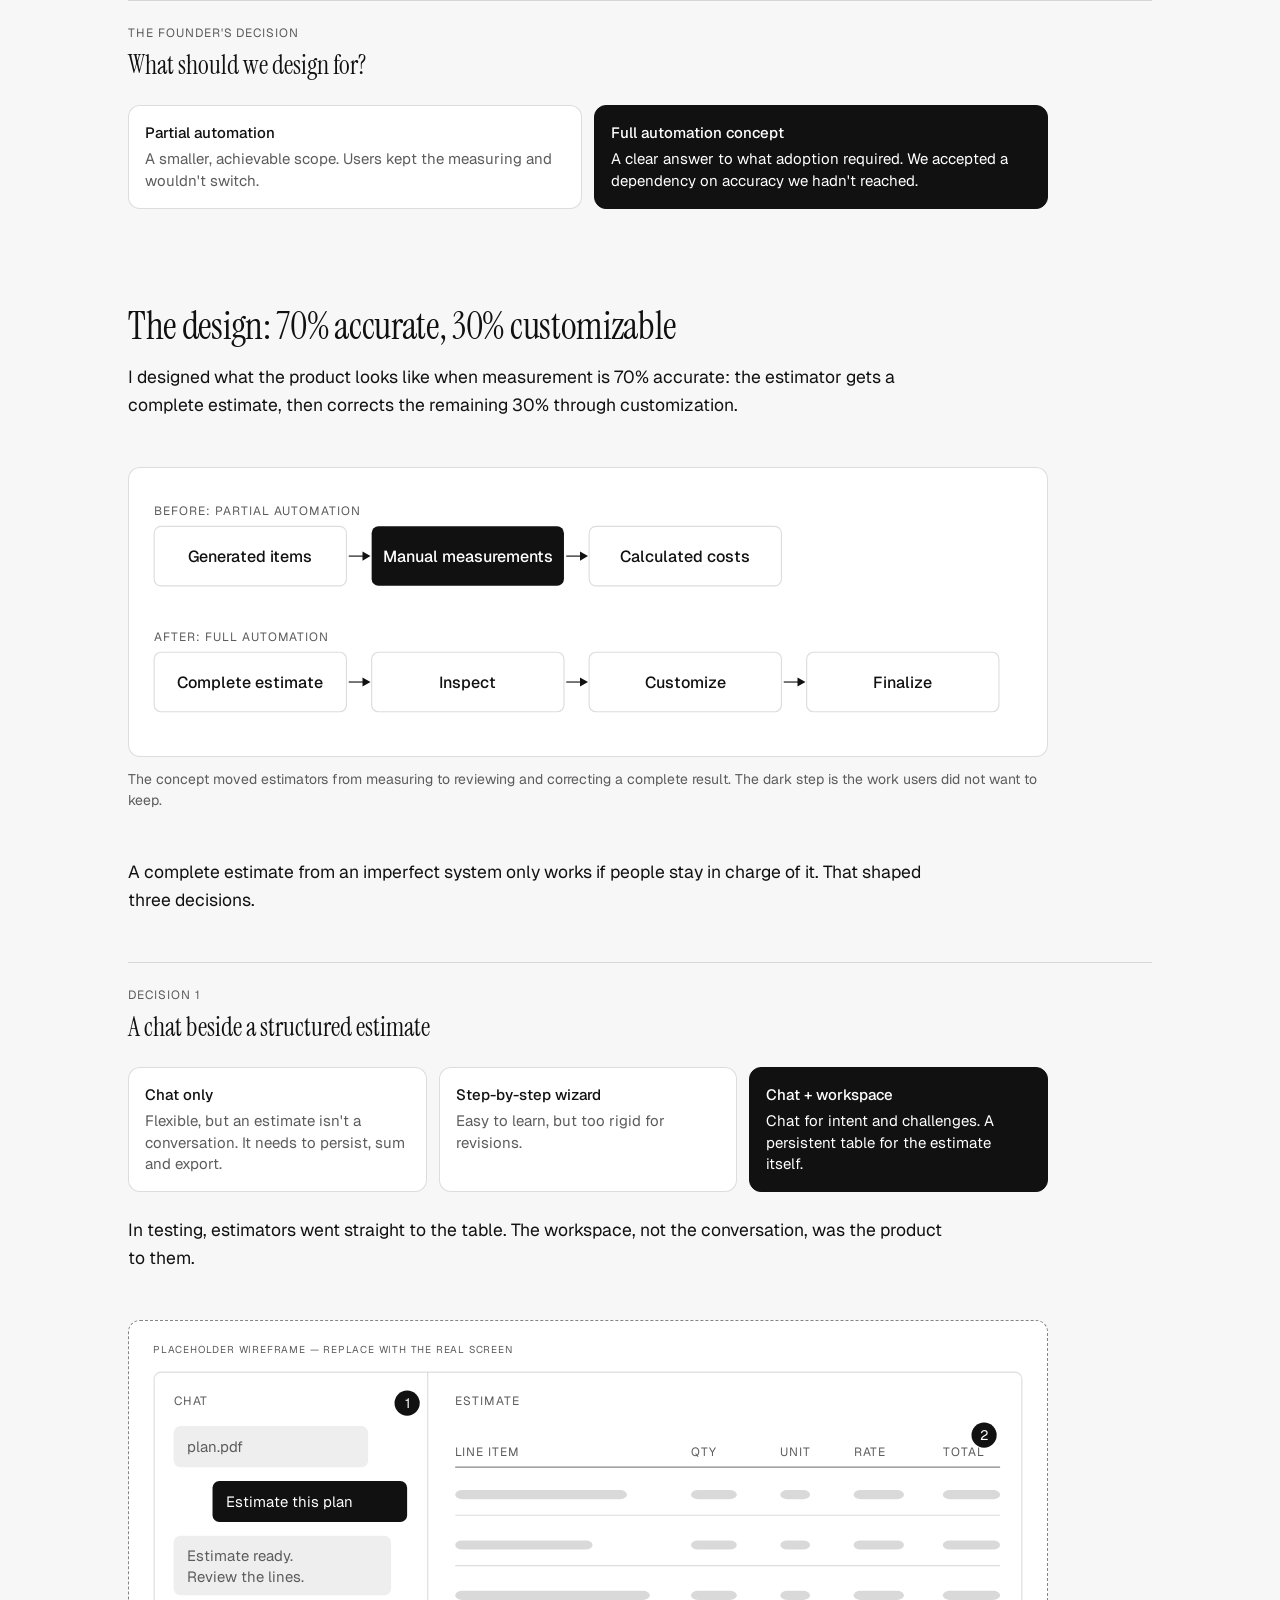
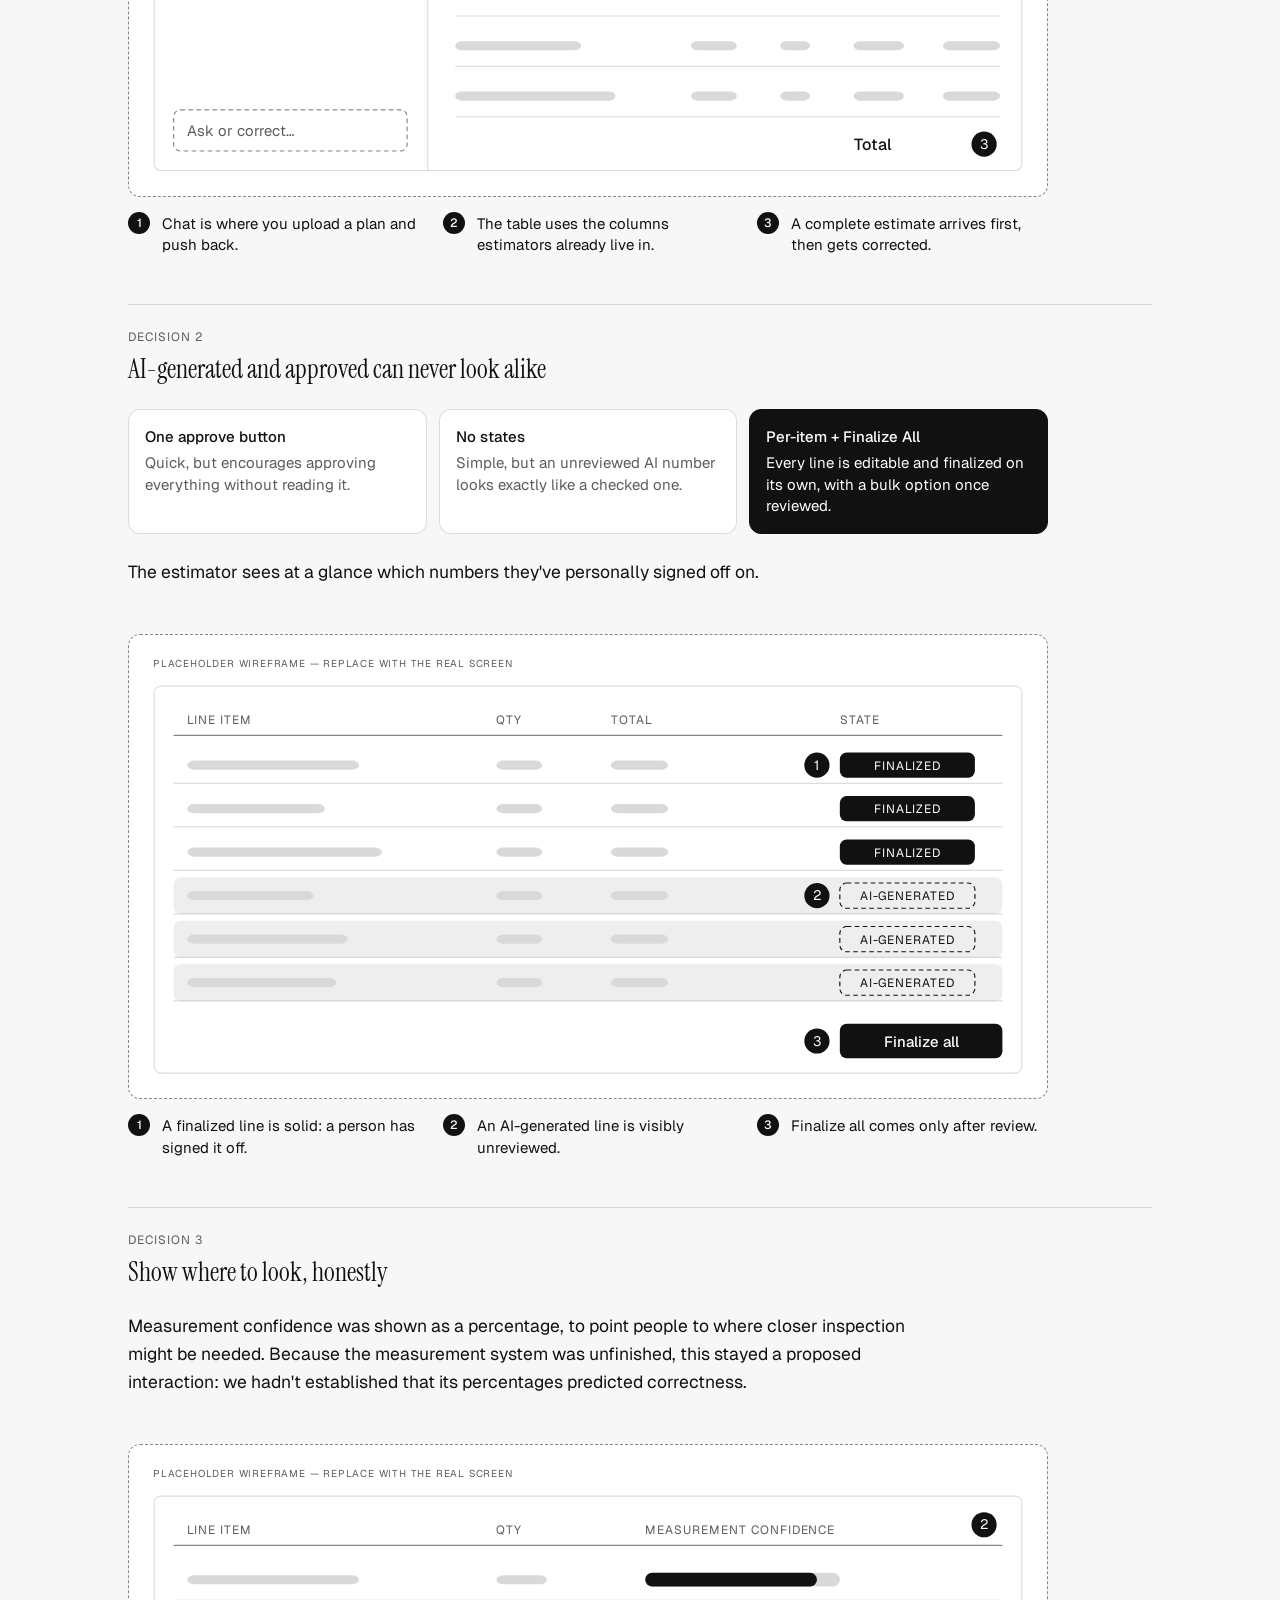
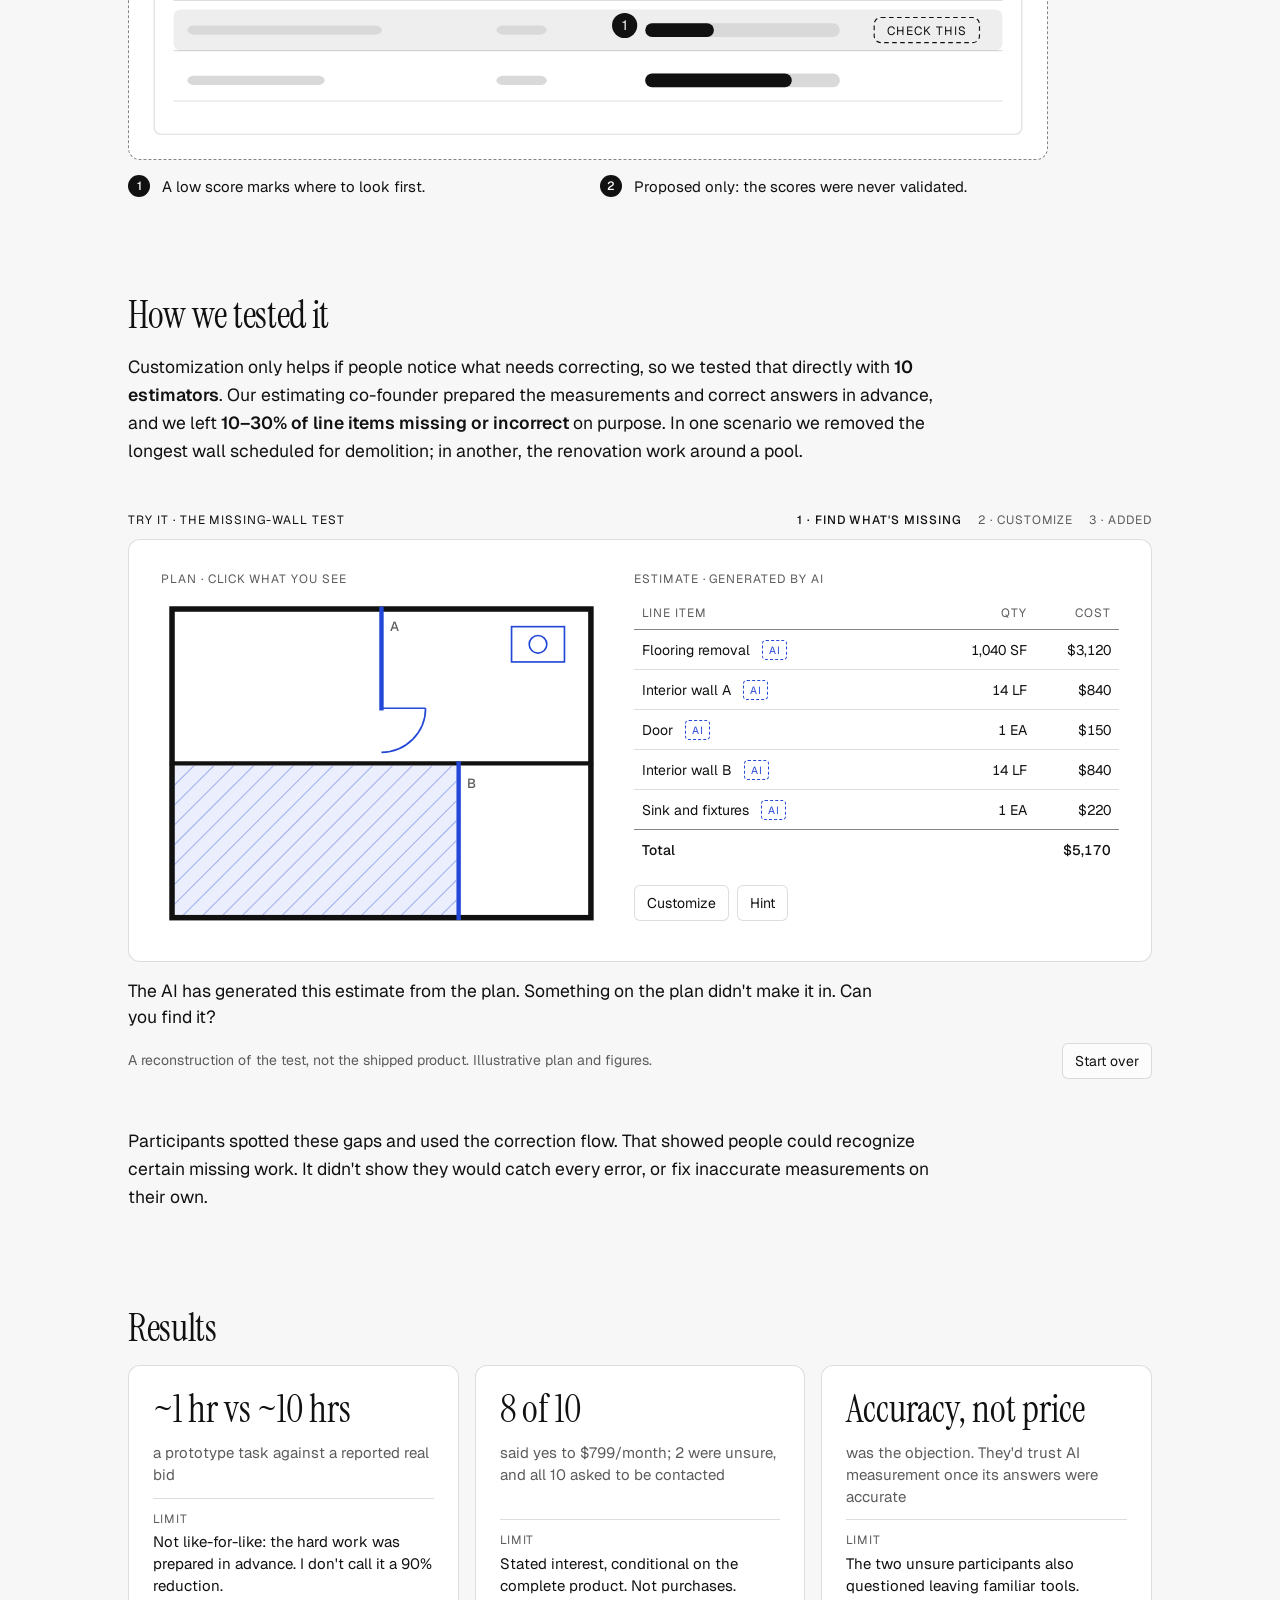
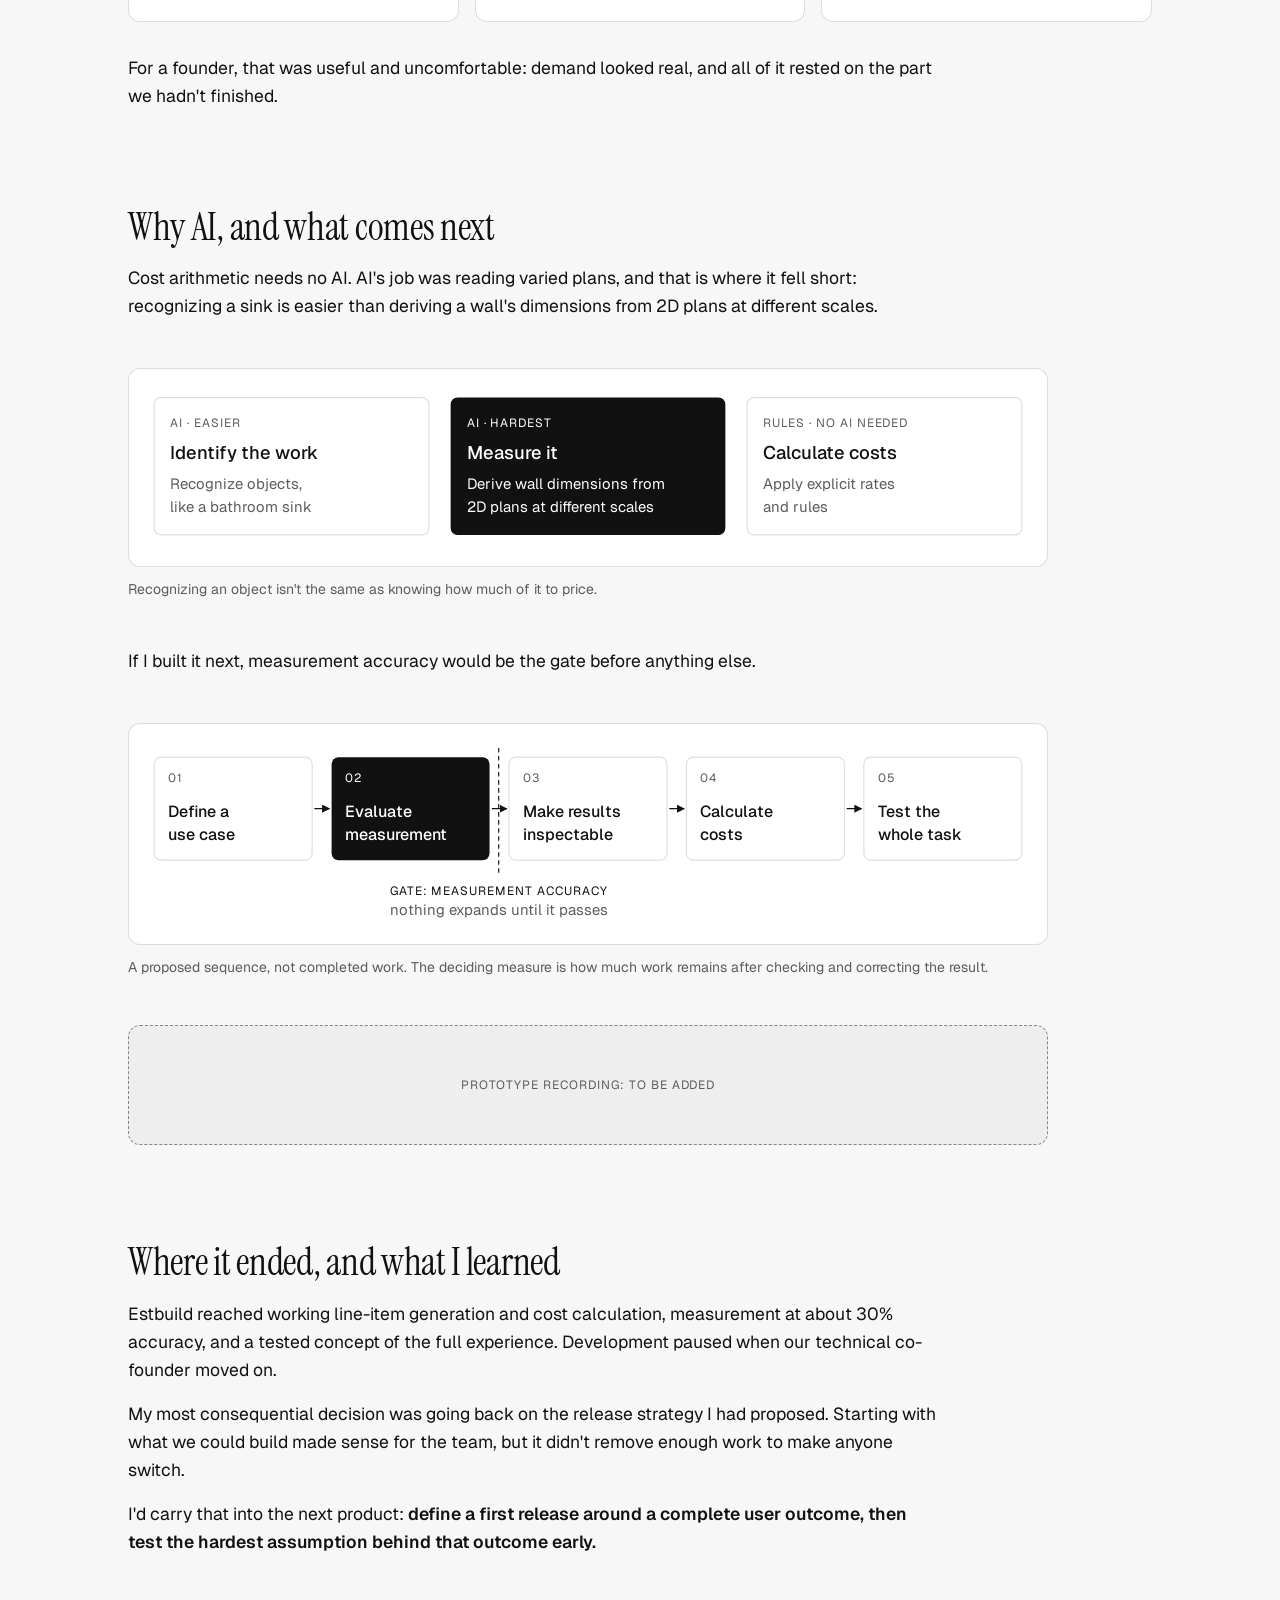
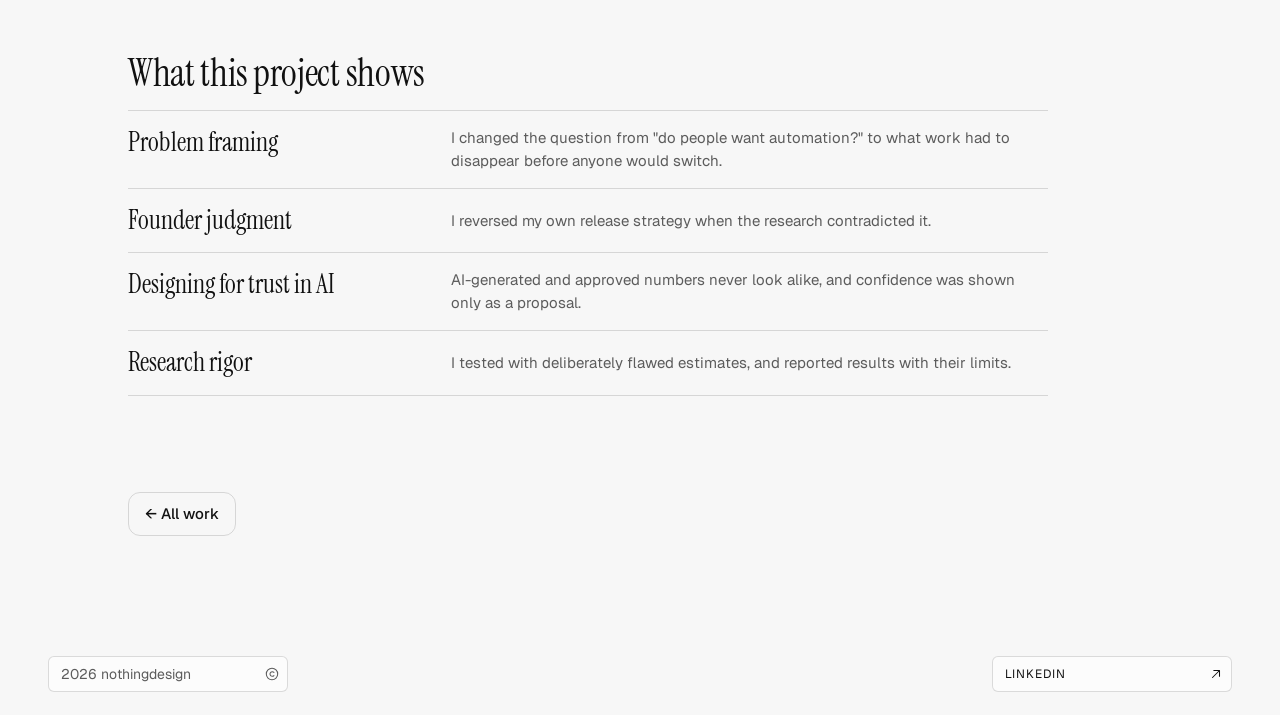
<file: work/estbuild/index.html>
<!doctype html>
<html lang="en">
<head>
  <meta charset="utf-8">
  <meta name="viewport" content="width=device-width, initial-scale=1">
  <title>Estbuild — nothingdesign</title>
  <meta name="description" content="Estbuild: why estimators would not switch to partial automation, and the 70% accurate, 30% customizable concept I designed in response.">
  <!-- link previews (LinkedIn, Slack, email). TODO(owner): add og:image and og:url once the site has its address -->
  <meta property="og:type" content="article">
  <meta property="og:site_name" content="nothingdesign">
  <meta property="og:title" content="Estbuild — nothingdesign">
  <meta property="og:description" content="Estbuild: why estimators would not switch to partial automation, and the 70% accurate, 30% customizable concept I designed in response.">
  <meta name="twitter:card" content="summary">

  <link rel="icon" href="../../favicon.svg" type="image/svg+xml">
  <link rel="preconnect" href="https://fonts.googleapis.com">
  <link rel="preconnect" href="https://fonts.gstatic.com" crossorigin>
  <link rel="stylesheet" href="https://fonts.googleapis.com/css2?family=Geist:wght@400;500;600&family=Instrument+Serif:ital@0;1&display=swap">

  <link rel="stylesheet" href="../../design-system/tokens.css">
  <link rel="stylesheet" href="../../site.css">
  <script src="../../site.js"></script>
  <link rel="stylesheet" href="../article.css">
  <link rel="stylesheet" href="estbuild.css">
  <script src="estbuild.js" defer></script>
</head>
<body>

  <header class="site-header">
    <a class="wordmark" href="../../index.html" aria-label="nothingdesign, home"><span class="wordmark__n">nothing</span>design</a>
    <nav class="site-nav" id="site-nav" aria-label="Primary">
      <a class="site-nav__link site-nav__work" href="../../index.html#work" aria-current="true">Work <span class="site-nav__count" aria-hidden="true">3</span></a>
      <a class="site-nav__link" href="../../about/index.html">About</a>
      <a class="button button--quiet" href="../../book/index.html">Book<span class="site-header__long">&nbsp;a call</span></a>
    </nav>
  </header>
  <button class="theme-toggle theme-switch" type="button" aria-label="Switch theme">
    <svg class="theme-switch__moon" viewBox="0 0 24 24" width="14" height="14" aria-hidden="true"><path d="M20 14.5A8 8 0 0 1 9.5 4a8 8 0 1 0 10.5 10.5Z"/></svg>
    <svg class="theme-switch__sun" viewBox="0 0 24 24" width="14" height="14" aria-hidden="true"><circle cx="12" cy="12" r="4"/><path d="M12 2.5v2M12 19.5v2M2.5 12h2M19.5 12h2M5.3 5.3l1.4 1.4M17.3 17.3l1.4 1.4M5.3 18.7l1.4-1.4M17.3 6.7l1.4-1.4"/></svg>
  </button>

  <main>
    <div class="case-hero">
      <p class="case-hero__eyebrow">
        <span>Aithraa — Phase 2</span>
        <span class="case-hero__status">Case study</span>
      </p>
      <h1>Estbuild: automating cost estimation for demolition contractors</h1>
      <p class="case-hero__meta">Product Designer &amp; Co-founder · July 2025 – January 2026</p>

      <dl class="case-facts">
        <div><dt>Role</dt><dd>Research, problem framing, AI workflow &amp; interaction design, prototype testing</dd></div>
        <div><dt>Team</dt><dd>3 co-founders: product design, engineering, cost estimating</dd></div>
        <div><dt>Users</dt><dd>Demolition contractors bidding to general contractors</dd></div>
        <div><dt>Tools</dt><dd>Figma, Magic Patterns, Cursor, Maze</dd></div>
      </dl>

      <p class="case-hero__tldr"><strong>In short:</strong> Estbuild was an AI tool that helps demolition contractors price a job. Our first version automated everything except measuring, and estimators wouldn't switch to it. They needed measurement to be about 60–70% accurate, and our technology had reached about 30%. So I designed and tested a concept with 70% accuracy that lets estimators correct the remaining 30%, which addressed adoption and showed what the finished product had to do.</p>
    </div>

    <article class="case-body">

      <!-- Opening: a plan draws itself and the estimate fills in (estbuild.js) -->
      <div id="eb-intro" hidden></div>

      <div class="stat-grid">
        <div class="stat"><span class="stat__value">~10 hrs</span><span class="stat__label">to prepare one bid, as reported in interviews</span></div>
        <div class="stat"><span class="stat__value">30% vs 60–70%</span><span class="stat__label">measurement accuracy we reached vs what users needed</span></div>
        <div class="stat"><span class="stat__value">8 of 10</span><span class="stat__label">said yes to $799/month for the concept (stated interest, not purchases)</span></div>
      </div>

      <figure class="case-figure case-figure--wide">
        <ol class="timeline" aria-label="Project timeline, July 2025 to January 2026">
          <li><span class="timeline__n">01 · Jul 2025</span><b>Research</b><span>About 30 conversations with estimators and contractors</span></li>
          <li><span class="timeline__n">02</span><b>First version</b><span>Two of three parts automated</span></li>
          <li class="is-turn"><span class="timeline__n">03</span><b>Rejected</b><span>Estimators wouldn't switch without measurement</span></li>
          <li><span class="timeline__n">04</span><b>Concept</b><span>70% accurate, 30% customizable</span></li>
          <li><span class="timeline__n">05</span><b>Tested</b><span>With 10 estimators</span></li>
          <li><span class="timeline__n">06 · Jan 2026</span><b>Paused</b><span>Technical co-founder moved on</span></li>
        </ol>
      </figure>

      <nav class="case-index" aria-label="Sections">
        <div class="case-index__scroll">
          <a href="#problem">Problem</a>
          <a href="#research">Role and research</a>
          <a href="#first-release">First release</a>
          <a href="#design">Design</a>
          <a href="#testing">Testing</a>
          <a href="#results">Results</a>
          <a href="#learned">What I learned</a>
        </div>
      </nav>

      <!-- ========================================================= -->
      <h2 id="problem">The problem</h2>
      <p>When a building is renovated or torn down, demolition contractors bid for the work. Each has an <strong>estimator</strong>, who reads the drawings, measures everything to be removed, and applies costs to reach a price. Estbuild set out to automate that: upload a plan, get an estimate.</p>
      <p>One bid took about <strong>10 hours</strong>, according to the estimators we interviewed, spread across four disconnected tools with numbers copied by hand between them.</p>

      <figure class="case-figure">
        <div class="case-diagram">
          <svg viewBox="0 0 760 116" role="img" aria-labelledby="flow-t flow-d">
            <title id="flow-t">The four-tool estimating workflow</title>
            <desc id="flow-d">Four boxes in a row, joined by three arrows marked copy. Email or WhatsApp, where plans arrive. Bluebeam, where the plan is measured. A spreadsheet, where quantities are typed in. A pricing database, where rates are looked up.</desc>

            <rect class="d-card" x="1" y="8" width="158" height="100"/>
            <text class="d-label" x="11" y="32">INTAKE</text>
            <text class="d-title" x="11" y="62">Email / WhatsApp</text>
            <text class="d-body" x="11" y="86">Plans arrive</text>

            <rect class="d-card" x="201" y="8" width="158" height="100"/>
            <text class="d-label" x="211" y="32">TAKEOFF</text>
            <text class="d-title" x="211" y="62">Bluebeam</text>
            <text class="d-body" x="211" y="86">Measure the plan</text>

            <rect class="d-card" x="401" y="8" width="158" height="100"/>
            <text class="d-label" x="411" y="32">ESTIMATE</text>
            <text class="d-title" x="411" y="62">Spreadsheet</text>
            <text class="d-body" x="411" y="86">Type in quantities</text>

            <rect class="d-card" x="601" y="8" width="158" height="100"/>
            <text class="d-label" x="611" y="32">PRICING</text>
            <text class="d-title" x="611" y="62">Pricing database</text>
            <text class="d-body" x="611" y="86">Look up rates</text>

            <g>
              <text class="d-label d-label--ink" x="180" y="50" text-anchor="middle">COPY</text>
              <line class="d-outline" x1="163" y1="60" x2="191" y2="60"/>
              <polygon class="d-ink" points="197,60 189,56 189,64"/>
              <text class="d-label d-label--ink" x="380" y="50" text-anchor="middle">COPY</text>
              <line class="d-outline" x1="363" y1="60" x2="391" y2="60"/>
              <polygon class="d-ink" points="397,60 389,56 389,64"/>
              <text class="d-label d-label--ink" x="580" y="50" text-anchor="middle">COPY</text>
              <line class="d-outline" x1="563" y1="60" x2="591" y2="60"/>
              <polygon class="d-ink" points="597,60 589,56 589,64"/>
            </g>
          </svg>
        </div>
        <figcaption>Every bid passes through four disconnected tools. Each arrow is a manual copy.</figcaption>
      </figure>

      <p>As a founder, I also worked out what those hours cost. Most bids are lost, so estimating is the ceiling on how fast these companies can grow.</p>

      <figure class="case-figure" data-play>
        <div class="case-diagram">
          <svg viewBox="0 0 760 160" role="img" aria-labelledby="bid-t bid-d">
            <title id="bid-t">What lost bids cost</title>
            <desc id="bid-d">Twenty squares stand for twenty bids. One is filled for won at the low end, three more are dashed for won at the high end, sixteen are grey for lost. Below: 150 to 200 bids a year per estimator; about 1,200 to 1,900 hours a year on bids that never become work; one point of win rate is worth about 650 thousand dollars in revenue.</desc>
            <text class="d-label" x="1" y="16">EVERY 20 BIDS</text>
            <rect class="d-ink" x="1" y="26" width="32" height="32"/>
            <rect class="d-soft" x="39" y="26" width="32" height="32"/>
            <rect class="d-dashed" x="39.5" y="26.5" width="31" height="31"/>
            <rect class="d-soft" x="77" y="26" width="32" height="32"/>
            <rect class="d-dashed" x="77.5" y="26.5" width="31" height="31"/>
            <rect class="d-soft" x="115" y="26" width="32" height="32"/>
            <rect class="d-dashed" x="115.5" y="26.5" width="31" height="31"/>
            <rect class="d-muted" x="153" y="26" width="32" height="32"/>
            <rect class="d-muted" x="191" y="26" width="32" height="32"/>
            <rect class="d-muted" x="229" y="26" width="32" height="32"/>
            <rect class="d-muted" x="267" y="26" width="32" height="32"/>
            <rect class="d-muted" x="305" y="26" width="32" height="32"/>
            <rect class="d-muted" x="343" y="26" width="32" height="32"/>
            <rect class="d-muted" x="381" y="26" width="32" height="32"/>
            <rect class="d-muted" x="419" y="26" width="32" height="32"/>
            <rect class="d-muted" x="457" y="26" width="32" height="32"/>
            <rect class="d-muted" x="495" y="26" width="32" height="32"/>
            <rect class="d-muted" x="533" y="26" width="32" height="32"/>
            <rect class="d-muted" x="571" y="26" width="32" height="32"/>
            <rect class="d-muted" x="609" y="26" width="32" height="32"/>
            <rect class="d-muted" x="647" y="26" width="32" height="32"/>
            <rect class="d-muted" x="685" y="26" width="32" height="32"/>
            <rect class="d-muted" x="723" y="26" width="32" height="32"/>
            <text class="d-label d-label--ink" x="1" y="78">WON: 1 TO 4 (5–20%)</text>
            <text class="d-label" x="755" y="78" text-anchor="end">LOST: THE REST</text>
            <line class="d-axis" x1="1" y1="94" x2="759" y2="94"/>
            <text class="d-title" x="1" y="122">150–200 bids</text>
            <text class="d-body" x="1" y="142">a year per estimator</text>
            <text class="d-title" x="260" y="120">~1,200–1,900 hours</text>
            <text class="d-body" x="260" y="142">a year on bids that never pay</text>
            <text class="d-title" x="519" y="120">1 pt of win rate ≈ $650K</text>
            <text class="d-body" x="519" y="142">in revenue, at a ~$375K average job</text>
          </svg>
        </div>
        <figcaption>An estimator wins 1 to 4 of every 20 bids. The hours spent on the rest never pay back.</figcaption>
      </figure>

      <!-- ========================================================= -->
      <h2 id="research">My role and research</h2>

      <div class="team-strip">
        <div class="team-strip__who is-me"><span>Me</span><b>Product design</b><p>Research, problem framing, workflow and interaction design, prototype testing</p></div>
        <div class="team-strip__who"><span>Co-founder</span><b>Cost estimating</b><p>Domain knowledge; prepared the test measurements and correct answers</p></div>
        <div class="team-strip__who"><span>Co-founder</span><b>Engineering</b><p>Built the AI</p></div>
      </div>

      <p>I started by checking how far our co-founder's experience held across the industry, growing to about 30 conversations with estimators and contractors. That changed my question from "do people want automation?" to: <strong>what work would we need to remove before an estimator would consider changing tools?</strong></p>

      <!-- TODO(owner): add a real estimator quote here as <blockquote class="pull-quote"><p>…</p><cite>…</cite></blockquote>, or delete this slot -->
      <div class="tbd">Estimator quote: to be added</div>

      <!-- ========================================================= -->
      <h2 id="first-release">The first release, overturned</h2>
      <p>An estimate has three parts. Two of them worked in code, so I proposed shipping those first: a smaller scope for a three-person team.</p>

      <div class="table-scroll">
        <table>
          <thead><tr><th>Part</th><th>What it involves</th><th>First version</th></tr></thead>
          <tbody>
            <tr><td>Identify the work</td><td>Read the plan and list every item of work</td><td>Automated</td></tr>
            <tr><td>Measure it</td><td>Work out dimensions and quantities</td><td><strong>0% automated: the estimator enters them</strong></td></tr>
            <tr><td>Calculate costs</td><td>Apply rates to the quantities</td><td>Automated</td></tr>
          </tbody>
        </table>
      </div>

      <figure class="case-figure">
        <div class="case-diagram">
          <svg viewBox="0 0 760 232" role="img" aria-labelledby="v1-t v1-d">
            <title id="v1-t">Schematic of the first version</title>
            <desc id="v1-d">A three-column table. Line items, generated by AI. Quantities, empty fields the estimator fills in by hand. Costs, calculated automatically from rate times quantity.</desc>
            <text class="d-label" x="1" y="16">AUTOMATED</text>
            <text class="d-title" x="1" y="40" style="font-size:15px">Line item</text>
            <rect class="d-ink" x="300" y="0" width="230" height="232"/>
            <text class="d-label d-label--paper" x="314" y="16">YOU ENTER · 0% AUTOMATED</text>
            <text class="d-title" x="314" y="40" style="font-size:15px;fill:var(--paper)">Quantity</text>
            <text class="d-label" x="544" y="16">AUTOMATED</text>
            <text class="d-title" x="544" y="40" style="font-size:15px">Cost</text>
            <line class="d-grid" x1="1" y1="56" x2="299" y2="56"/>
            <line class="d-grid" x1="531" y1="56" x2="759" y2="56"/>
            <text class="d-body" x="1" y="82" style="fill:var(--ink)">Interior walls</text>
            <rect x="314" y="64" width="150" height="26" style="fill:none;stroke:var(--paper);stroke-dasharray:4 3"/>
            <text class="d-body" x="324" y="82" style="fill:var(--paper)">enter…</text>
            <text class="d-body" x="544" y="82">= rate × quantity</text>
            <line class="d-grid" x1="1" y1="98" x2="299" y2="98"/>
            <line class="d-grid" x1="531" y1="98" x2="759" y2="98"/>
            <text class="d-body" x="1" y="124" style="fill:var(--ink)">Flooring</text>
            <rect x="314" y="106" width="150" height="26" style="fill:none;stroke:var(--paper);stroke-dasharray:4 3"/>
            <text class="d-body" x="324" y="124" style="fill:var(--paper)">enter…</text>
            <text class="d-body" x="544" y="124">= rate × quantity</text>
            <line class="d-grid" x1="1" y1="140" x2="299" y2="140"/>
            <line class="d-grid" x1="531" y1="140" x2="759" y2="140"/>
            <text class="d-body" x="1" y="166" style="fill:var(--ink)">Ceiling</text>
            <rect x="314" y="148" width="150" height="26" style="fill:none;stroke:var(--paper);stroke-dasharray:4 3"/>
            <text class="d-body" x="324" y="166" style="fill:var(--paper)">enter…</text>
            <text class="d-body" x="544" y="166">= rate × quantity</text>
            <line class="d-grid" x1="1" y1="182" x2="299" y2="182"/>
            <line class="d-grid" x1="531" y1="182" x2="759" y2="182"/>
            <text class="d-body" x="1" y="208" style="fill:var(--ink)">Fixtures</text>
            <rect x="314" y="190" width="150" height="26" style="fill:none;stroke:var(--paper);stroke-dasharray:4 3"/>
            <text class="d-body" x="324" y="208" style="fill:var(--paper)">enter…</text>
            <text class="d-body" x="544" y="208">= rate × quantity</text>
          </svg>
        </div>
        <figcaption>Schematic of the first version. AI listed the work and calculated the costs; the estimator still measured every quantity by hand.</figcaption>
      </figure>

      <p>Estimators wouldn't switch. Measuring was the work they wanted gone. We kept at it and reached about 30% accuracy, but until measurement was about 60–70% accurate, moving to our platform was out of the question for them.</p>

      <figure class="case-figure" data-play>
        <div class="case-diagram">
          <svg viewBox="0 0 760 192" role="img" aria-labelledby="meas-t meas-d">
            <title id="meas-t">Measurement accuracy</title>
            <desc id="meas-d">Four bars. First version 0 percent, with no automated measurement. What we reached 30 percent. What users needed 60 to 70 percent. The concept 70 percent, with customization covering the other 30 percent error.</desc>
            <text class="d-body" x="1" y="28" style="fill:var(--ink)">First version</text>
            <rect class="d-muted" x="210" y="10" width="460" height="26"/>
            <text class="d-title" x="682" y="29">0%</text>
            <text class="d-body" x="1" y="74" style="fill:var(--ink)">What we reached</text>
            <rect class="d-muted" x="210" y="56" width="460" height="26"/>
            <rect class="d-ink" x="210" y="56" width="138" height="26"/>
            <text class="d-title" x="682" y="75">30%</text>
            <text class="d-body" x="1" y="120" style="fill:var(--ink)">What users needed</text>
            <rect class="d-muted" x="210" y="102" width="460" height="26"/>
            <rect class="d-ink" x="210" y="102" width="276" height="26"/>
            <rect class="d-dashed" x="486" y="102" width="46" height="26"/>
            <text class="d-title" x="682" y="121">60–70%</text>
            <text class="d-body" x="1" y="166" style="fill:var(--ink)">The concept</text>
            <rect class="d-muted" x="210" y="148" width="460" height="26"/>
            <rect class="d-ink" x="210" y="148" width="322" height="26"/>
            <text class="d-label d-label--ink" x="601" y="165" text-anchor="middle">CUSTOMIZE 30%</text>
            <text class="d-title" x="682" y="167">70%</text>
          </svg>
        </div>
        <figcaption>The gap between 30% and 60–70% was the real adoption problem.</figcaption>
      </figure>

      <p>That left a founder's decision: keep shipping what we could build, or design for what would get people to switch.</p>

      <section class="decision">
        <span class="decision__label">The founder's decision</span>
        <h3>What should we design for?</h3>
        <ul class="decision__options">
          <li><b>Partial automation</b>A smaller, achievable scope. Users kept the measuring and wouldn't switch.</li>
          <li class="is-chosen"><b>Full automation concept</b>A clear answer to what adoption required. We accepted a dependency on accuracy we hadn't reached.</li>
        </ul>
      </section>

      <!-- ========================================================= -->
      <h2 id="design">The design: 70% accurate, 30% customizable</h2>
      <p>I designed what the product looks like when measurement is 70% accurate: the estimator gets a complete estimate, then corrects the remaining 30% through customization.</p>

      <figure class="case-figure">
        <div class="case-diagram">
          <svg viewBox="0 0 760 210" role="img" aria-labelledby="ba-t ba-d">
            <title id="ba-t">How the workflow changed</title>
            <desc id="ba-d">Before: generated items, then manual measurements by the estimator, then calculated costs. After: a complete generated estimate, then inspect, customize and finalize.</desc>
            <text class="d-label" x="1" y="20">BEFORE: PARTIAL AUTOMATION</text>
            <rect class="d-card" x="1" y="30" width="168" height="52"/>
            <text class="d-title" style="font-size:14px" x="85" y="61" text-anchor="middle">Generated items</text>
            <line class="d-outline" x1="171" y1="56" x2="185" y2="56"/>
            <polygon class="d-ink" points="190,56 183,52 183,60"/>
            <rect class="d-ink" x="191" y="30" width="168" height="52"/>
            <text class="d-title" style="fill:var(--paper);font-size:14px" x="275" y="61" text-anchor="middle">Manual measurements</text>
            <line class="d-outline" x1="361" y1="56" x2="375" y2="56"/>
            <polygon class="d-ink" points="380,56 373,52 373,60"/>
            <rect class="d-card" x="381" y="30" width="168" height="52"/>
            <text class="d-title" style="font-size:14px" x="465" y="61" text-anchor="middle">Calculated costs</text>
            <text class="d-label" x="1" y="130">AFTER: FULL AUTOMATION</text>
            <rect class="d-card" x="1" y="140" width="168" height="52"/>
            <text class="d-title" style="font-size:14px" x="85" y="171" text-anchor="middle">Complete estimate</text>
            <line class="d-outline" x1="171" y1="166" x2="185" y2="166"/>
            <polygon class="d-ink" points="190,166 183,162 183,170"/>
            <rect class="d-card" x="191" y="140" width="168" height="52"/>
            <text class="d-title" style="font-size:14px" x="275" y="171" text-anchor="middle">Inspect</text>
            <line class="d-outline" x1="361" y1="166" x2="375" y2="166"/>
            <polygon class="d-ink" points="380,166 373,162 373,170"/>
            <rect class="d-card" x="381" y="140" width="168" height="52"/>
            <text class="d-title" style="font-size:14px" x="465" y="171" text-anchor="middle">Customize</text>
            <line class="d-outline" x1="551" y1="166" x2="565" y2="166"/>
            <polygon class="d-ink" points="570,166 563,162 563,170"/>
            <rect class="d-card" x="571" y="140" width="168" height="52"/>
            <text class="d-title" style="font-size:14px" x="655" y="171" text-anchor="middle">Finalize</text>
          </svg>
        </div>
        <figcaption>The concept moved estimators from measuring to reviewing and correcting a complete result. The dark step is the work users did not want to keep.</figcaption>
      </figure>

      <p>A complete estimate from an imperfect system only works if people stay in charge of it. That shaped three decisions.</p>

      <section class="decision">
        <span class="decision__label">Decision 1</span>
        <h3>A chat beside a structured estimate</h3>
        <ul class="decision__options">
          <li><b>Chat only</b>Flexible, but an estimate isn't a conversation. It needs to persist, sum and export.</li>
          <li><b>Step-by-step wizard</b>Easy to learn, but too rigid for revisions.</li>
          <li class="is-chosen"><b>Chat + workspace</b>Chat for intent and challenges. A persistent table for the estimate itself.</li>
        </ul>
        <p>In testing, estimators went straight to the table. The workspace, not the conversation, was the product to them.</p>
      </section>

      <figure class="case-figure">
        <!-- PLACEHOLDER WIREFRAME: replace the whole .case-diagram with the real Figma screen, keep the callouts. -->
        <div class="case-diagram is-placeholder">
          <svg viewBox="0 0 760 350" role="img" aria-labelledby="w1-t w1-d">
            <title id="w1-t">The estimating workspace (placeholder wireframe)</title>
            <desc id="w1-d">A chat column on the left with an uploaded plan, a request and a reply. On the right, an estimate table with columns for line item, quantity, unit, rate and total. Three numbered callouts.</desc>
            <rect class="d-card" x="1" y="1" width="758" height="348"/>
            <line class="d-grid" x1="240" y1="1" x2="240" y2="349"/>
            <text class="d-label" x="18" y="30">CHAT</text>
            <rect class="d-soft" x="18" y="48" width="170" height="36"/>
            <text class="d-body" x="30" y="71">plan.pdf</text>
            <rect class="d-ink" x="52" y="96" width="170" height="36"/>
            <text class="d-body" x="64" y="119" style="fill:var(--paper)">Estimate this plan</text>
            <rect class="d-soft" x="18" y="144" width="190" height="52"/>
            <text class="d-body" x="30" y="166">Estimate ready.</text>
            <text class="d-body" x="30" y="184">Review the lines.</text>
            <rect x="18" y="296" width="204" height="36" style="fill:none;stroke:var(--ink-3);stroke-dasharray:4 3"/>
            <text class="d-body" x="30" y="319">Ask or correct…</text>
            <text class="d-label" x="264" y="30">ESTIMATE</text>
            <text class="d-label" x="264" y="74">LINE ITEM</text><text class="d-label" x="470" y="74">QTY</text><text class="d-label" x="548" y="74">UNIT</text><text class="d-label" x="612" y="74">RATE</text><text class="d-label" x="690" y="74">TOTAL</text>
            <line class="d-axis" x1="264" y1="84" x2="740" y2="84"/>
            <line class="d-grid" x1="264" y1="126" x2="740" y2="126"/>
            <rect class="d-muted" x="264" y="104" width="150" height="8"/>
            <rect class="d-muted" x="470" y="104" width="40" height="8"/>
            <rect class="d-muted" x="548" y="104" width="26" height="8"/>
            <rect class="d-muted" x="612" y="104" width="44" height="8"/>
            <rect class="d-muted" x="690" y="104" width="50" height="8"/>
            <line class="d-grid" x1="264" y1="170" x2="740" y2="170"/>
            <rect class="d-muted" x="264" y="148" width="120" height="8"/>
            <rect class="d-muted" x="470" y="148" width="40" height="8"/>
            <rect class="d-muted" x="548" y="148" width="26" height="8"/>
            <rect class="d-muted" x="612" y="148" width="44" height="8"/>
            <rect class="d-muted" x="690" y="148" width="50" height="8"/>
            <line class="d-grid" x1="264" y1="214" x2="740" y2="214"/>
            <rect class="d-muted" x="264" y="192" width="170" height="8"/>
            <rect class="d-muted" x="470" y="192" width="40" height="8"/>
            <rect class="d-muted" x="548" y="192" width="26" height="8"/>
            <rect class="d-muted" x="612" y="192" width="44" height="8"/>
            <rect class="d-muted" x="690" y="192" width="50" height="8"/>
            <line class="d-grid" x1="264" y1="258" x2="740" y2="258"/>
            <rect class="d-muted" x="264" y="236" width="110" height="8"/>
            <rect class="d-muted" x="470" y="236" width="40" height="8"/>
            <rect class="d-muted" x="548" y="236" width="26" height="8"/>
            <rect class="d-muted" x="612" y="236" width="44" height="8"/>
            <rect class="d-muted" x="690" y="236" width="50" height="8"/>
            <line class="d-grid" x1="264" y1="302" x2="740" y2="302"/>
            <rect class="d-muted" x="264" y="280" width="140" height="8"/>
            <rect class="d-muted" x="470" y="280" width="40" height="8"/>
            <rect class="d-muted" x="548" y="280" width="26" height="8"/>
            <rect class="d-muted" x="612" y="280" width="44" height="8"/>
            <rect class="d-muted" x="690" y="280" width="50" height="8"/>
            <circle class="d-ink" cx="222" cy="28" r="11"/><text class="d-label d-label--paper" x="222" y="32" text-anchor="middle" style="font-size:12px;letter-spacing:0">1</text>
            <circle class="d-ink" cx="726" cy="56" r="11"/><text class="d-label d-label--paper" x="726" y="60" text-anchor="middle" style="font-size:12px;letter-spacing:0">2</text>
            <circle class="d-ink" cx="726" cy="326" r="11"/><text class="d-label d-label--paper" x="726" y="330" text-anchor="middle" style="font-size:12px;letter-spacing:0">3</text>
            <text class="d-title" x="612" y="331" style="font-size:14px">Total</text>
          </svg>
        </div>
        <ol class="callouts"><li>Chat is where you upload a plan and push back.</li><li>The table uses the columns estimators already live in.</li><li>A complete estimate arrives first, then gets corrected.</li></ol>
      </figure>

      <section class="decision">
        <span class="decision__label">Decision 2</span>
        <h3>AI-generated and approved can never look alike</h3>
        <ul class="decision__options">
          <li><b>One approve button</b>Quick, but encourages approving everything without reading it.</li>
          <li><b>No states</b>Simple, but an unreviewed AI number looks exactly like a checked one.</li>
          <li class="is-chosen"><b>Per-item + Finalize All</b>Every line is editable and finalized on its own, with a bulk option once reviewed.</li>
        </ul>
        <p>The estimator sees at a glance which numbers they've personally signed off on.</p>
      </section>

      <figure class="case-figure">
        <!-- PLACEHOLDER WIREFRAME: replace the whole .case-diagram with the real Figma screen, keep the callouts. -->
        <div class="case-diagram is-placeholder">
          <svg viewBox="0 0 760 340" role="img" aria-labelledby="w2-t w2-d">
            <title id="w2-t">Line states (placeholder wireframe)</title>
            <desc id="w2-d">An estimate table with six lines. Three are marked finalized with a solid tag. Three are marked AI-generated with a dashed tag on a tinted row. A Finalize all button sits below.</desc>
            <rect class="d-card" x="1" y="1" width="758" height="338"/>
            <text class="d-label" x="30" y="34">LINE ITEM</text><text class="d-label" x="300" y="34">QTY</text><text class="d-label" x="400" y="34">TOTAL</text><text class="d-label" x="600" y="34">STATE</text>
            <line class="d-axis" x1="18" y1="44" x2="742" y2="44"/>
            <rect class="d-muted" x="30" y="66" width="150" height="8"/>
            <rect class="d-muted" x="300" y="66" width="40" height="8"/>
            <rect class="d-muted" x="400" y="66" width="50" height="8"/>
            <rect class="d-ink" x="600" y="59" width="118" height="22"/><text class="d-label d-label--paper" x="659" y="74" text-anchor="middle">FINALIZED</text>
            <line class="d-grid" x1="18" y1="86" x2="742" y2="86"/>
            <rect class="d-muted" x="30" y="104" width="120" height="8"/>
            <rect class="d-muted" x="300" y="104" width="40" height="8"/>
            <rect class="d-muted" x="400" y="104" width="50" height="8"/>
            <rect class="d-ink" x="600" y="97" width="118" height="22"/><text class="d-label d-label--paper" x="659" y="112" text-anchor="middle">FINALIZED</text>
            <line class="d-grid" x1="18" y1="124" x2="742" y2="124"/>
            <rect class="d-muted" x="30" y="142" width="170" height="8"/>
            <rect class="d-muted" x="300" y="142" width="40" height="8"/>
            <rect class="d-muted" x="400" y="142" width="50" height="8"/>
            <rect class="d-ink" x="600" y="135" width="118" height="22"/><text class="d-label d-label--paper" x="659" y="150" text-anchor="middle">FINALIZED</text>
            <line class="d-grid" x1="18" y1="162" x2="742" y2="162"/>
            <rect class="d-soft" x="18" y="168" width="724" height="32"/>
            <rect class="d-muted" x="30" y="180" width="110" height="8"/>
            <rect class="d-muted" x="300" y="180" width="40" height="8"/>
            <rect class="d-muted" x="400" y="180" width="50" height="8"/>
            <rect x="600" y="173" width="118" height="22" style="fill:none;stroke:var(--ink);stroke-dasharray:4 3"/><text class="d-label d-label--ink" x="659" y="188" text-anchor="middle">AI-GENERATED</text>
            <line class="d-grid" x1="18" y1="200" x2="742" y2="200"/>
            <rect class="d-soft" x="18" y="206" width="724" height="32"/>
            <rect class="d-muted" x="30" y="218" width="140" height="8"/>
            <rect class="d-muted" x="300" y="218" width="40" height="8"/>
            <rect class="d-muted" x="400" y="218" width="50" height="8"/>
            <rect x="600" y="211" width="118" height="22" style="fill:none;stroke:var(--ink);stroke-dasharray:4 3"/><text class="d-label d-label--ink" x="659" y="226" text-anchor="middle">AI-GENERATED</text>
            <line class="d-grid" x1="18" y1="238" x2="742" y2="238"/>
            <rect class="d-soft" x="18" y="244" width="724" height="32"/>
            <rect class="d-muted" x="30" y="256" width="130" height="8"/>
            <rect class="d-muted" x="300" y="256" width="40" height="8"/>
            <rect class="d-muted" x="400" y="256" width="50" height="8"/>
            <rect x="600" y="249" width="118" height="22" style="fill:none;stroke:var(--ink);stroke-dasharray:4 3"/><text class="d-label d-label--ink" x="659" y="264" text-anchor="middle">AI-GENERATED</text>
            <line class="d-grid" x1="18" y1="276" x2="742" y2="276"/>
            <rect class="d-ink" x="600" y="296" width="142" height="30"/><text class="d-title" x="671" y="316" text-anchor="middle" style="font-size:13px;fill:var(--paper)">Finalize all</text>
            <circle class="d-ink" cx="580" cy="70" r="11"/><text class="d-label d-label--paper" x="580" y="74" text-anchor="middle" style="font-size:12px;letter-spacing:0">1</text>
            <circle class="d-ink" cx="580" cy="184" r="11"/><text class="d-label d-label--paper" x="580" y="188" text-anchor="middle" style="font-size:12px;letter-spacing:0">2</text>
            <circle class="d-ink" cx="580" cy="311" r="11"/><text class="d-label d-label--paper" x="580" y="315" text-anchor="middle" style="font-size:12px;letter-spacing:0">3</text>
          </svg>
        </div>
        <ol class="callouts"><li>A finalized line is solid: a person has signed it off.</li><li>An AI-generated line is visibly unreviewed.</li><li>Finalize all comes only after review.</li></ol>
      </figure>

      <section class="decision">
        <span class="decision__label">Decision 3</span>
        <h3>Show where to look, honestly</h3>
        <p>Measurement confidence was shown as a percentage, to point people to where closer inspection might be needed. Because the measurement system was unfinished, this stayed a proposed interaction: we hadn't established that its percentages predicted correctness.</p>
      </section>

      <figure class="case-figure">
        <!-- PLACEHOLDER WIREFRAME: replace the whole .case-diagram with the real Figma screen, keep the callouts. -->
        <div class="case-diagram is-placeholder">
          <svg viewBox="0 0 760 210" role="img" aria-labelledby="w3-t w3-d">
            <title id="w3-t">Measurement confidence (placeholder wireframe)</title>
            <desc id="w3-d">Three estimate lines, each with a confidence bar. The middle line has a short bar and a dashed tag reading check this.</desc>
            <rect class="d-card" x="1" y="1" width="758" height="208"/>
            <text class="d-label" x="30" y="34">LINE ITEM</text><text class="d-label" x="300" y="34">QTY</text><text class="d-label" x="430" y="34">MEASUREMENT CONFIDENCE</text>
            <line class="d-axis" x1="18" y1="44" x2="742" y2="44"/>
            <rect class="d-muted" x="30" y="70" width="150" height="8"/>
            <rect class="d-muted" x="300" y="70" width="44" height="8"/>
            <rect class="d-muted" x="430" y="68" width="170" height="12"/><rect class="d-ink" x="430" y="68" width="150" height="12"/>
            <line class="d-grid" x1="18" y1="92" x2="742" y2="92"/>
            <rect class="d-soft" x="18" y="100" width="724" height="36"/>
            <rect class="d-muted" x="30" y="114" width="170" height="8"/>
            <rect class="d-muted" x="300" y="114" width="44" height="8"/>
            <rect class="d-muted" x="430" y="112" width="170" height="12"/><rect class="d-ink" x="430" y="112" width="60" height="12"/>
            <rect x="630" y="107" width="92" height="22" style="fill:none;stroke:var(--ink);stroke-dasharray:4 3"/><text class="d-label d-label--ink" x="676" y="122" text-anchor="middle">CHECK THIS</text>
            <line class="d-grid" x1="18" y1="136" x2="742" y2="136"/>
            <rect class="d-muted" x="30" y="158" width="120" height="8"/>
            <rect class="d-muted" x="300" y="158" width="44" height="8"/>
            <rect class="d-muted" x="430" y="156" width="170" height="12"/><rect class="d-ink" x="430" y="156" width="128" height="12"/>
            <line class="d-grid" x1="18" y1="180" x2="742" y2="180"/>
            <circle class="d-ink" cx="412" cy="114" r="11"/><text class="d-label d-label--paper" x="412" y="118" text-anchor="middle" style="font-size:12px;letter-spacing:0">1</text>
            <circle class="d-ink" cx="726" cy="26" r="11"/><text class="d-label d-label--paper" x="726" y="30" text-anchor="middle" style="font-size:12px;letter-spacing:0">2</text>
          </svg>
        </div>
        <ol class="callouts"><li>A low score marks where to look first.</li><li>Proposed only: the scores were never validated.</li></ol>
      </figure>

      <!-- ========================================================= -->
      <h2 id="testing">How we tested it</h2>
      <p>Customization only helps if people notice what needs correcting, so we tested that directly with <strong>10 estimators</strong>. Our estimating co-founder prepared the measurements and correct answers in advance, and we left <strong>10–30% of line items missing or incorrect</strong> on purpose. In one scenario we removed the longest wall scheduled for demolition; in another, the renovation work around a pool.</p>

      <!-- Try it: the missing-wall test, interactive (estbuild.js). The static
           diagram below stays as the version without JavaScript. -->
      <div id="eb-try" hidden></div>
      <figure class="case-figure" id="eb-try-static">
        <div class="case-diagram">
          <svg viewBox="0 0 760 244" role="img" aria-labelledby="wall-t wall-d">
            <title id="wall-t">The missing-wall test</title>
            <desc id="wall-d">Left, a schematic floor plan whose longest interior wall is dashed because it was left out of the estimate on purpose. Right, the generated estimate lists wall A, wall B and flooring, with an empty dashed row where the longest wall should be. Below, the participant notices the gap, opens customization, and the prepared correction is added.</desc>
            <defs><marker id="wall-a" viewBox="0 0 10 10" refX="9" refY="5" markerWidth="7" markerHeight="7" orient="auto-start-reverse"><path class="d-ink" d="M0,0 L10,5 L0,10 z"/></marker></defs>
            <text class="d-label" x="1" y="14">PLAN (SCHEMATIC)</text>
            <rect class="d-soft" x="2" y="26" width="300" height="210"/>
            <rect class="d-line" x="2" y="26" width="300" height="210"/>
            <line class="d-line" x1="150" y1="26" x2="150" y2="130"/>
            <line class="d-line" x1="210" y1="130" x2="210" y2="236"/>
            <line class="d-dashed" x1="2" y1="130" x2="302" y2="130" style="stroke-width:3"/>
            <text class="d-label" x="160" y="80">A</text>
            <text class="d-label" x="220" y="186">B</text>
            <text class="d-label d-label--ink" x="76" y="120" text-anchor="middle">LONGEST WALL</text>
            <text class="d-label" x="360" y="14">ESTIMATE AS GENERATED</text>
            <rect class="d-card" x="360" y="26" width="399" height="30"/>
            <text class="d-body" x="374" y="46" style="fill:var(--ink)">Interior wall A</text>
            <rect class="d-card" x="360" y="64" width="399" height="30"/>
            <text class="d-body" x="374" y="84" style="fill:var(--ink)">Interior wall B</text>
            <rect class="d-card" x="360" y="102" width="399" height="30"/>
            <text class="d-body" x="374" y="122" style="fill:var(--ink)">Flooring</text>
            <rect class="d-dashed" x="360.5" y="140.5" width="398" height="29"/>
            <text class="d-body" x="374" y="160">Longest wall: not in the estimate</text>
            <rect class="d-card" x="360" y="198" width="118" height="38"/>
            <text class="d-title" x="419" y="222" text-anchor="middle" style="font-size:13px">Notices gap</text>
            <line class="d-outline" x1="480" y1="217" x2="497" y2="217" marker-end="url(#wall-a)"/>
            <rect class="d-card" x="500" y="198" width="118" height="38"/>
            <text class="d-title" x="559" y="222" text-anchor="middle" style="font-size:13px">Customizes</text>
            <line class="d-outline" x1="620" y1="217" x2="637" y2="217" marker-end="url(#wall-a)"/>
            <rect class="d-ink" x="640" y="198" width="119" height="38"/>
            <text class="d-title" x="699" y="222" text-anchor="middle" style="font-size:13px;fill:var(--paper)">Wall added</text>
          </svg>
        </div>
        <figcaption>The missing-wall test. A participant noticed the gap and opened customization, where the prototype supplied the prepared correction.</figcaption>
      </figure>

      <p>Participants spotted these gaps and used the correction flow. That showed people could recognize certain missing work. It didn't show they would catch every error, or fix inaccurate measurements on their own.</p>

      <!-- ========================================================= -->
      <h2 id="results">Results</h2>
      <div class="result-grid">
        <div class="result">
          <b class="result__value">~1 hr vs ~10 hrs</b>
          <p class="result__label">a prototype task against a reported real bid</p>
          <p class="result__caveat"><span>Limit</span>Not like-for-like: the hard work was prepared in advance. I don't call it a 90% reduction.</p>
        </div>
        <div class="result">
          <b class="result__value">8 of 10</b>
          <p class="result__label">said yes to $799/month; 2 were unsure, and all 10 asked to be contacted</p>
          <p class="result__caveat"><span>Limit</span>Stated interest, conditional on the complete product. Not purchases.</p>
        </div>
        <div class="result">
          <b class="result__value">Accuracy, not price</b>
          <p class="result__label">was the objection. They'd trust AI measurement once its answers were accurate</p>
          <p class="result__caveat"><span>Limit</span>The two unsure participants also questioned leaving familiar tools.</p>
        </div>
      </div>
      <p>For a founder, that was useful and uncomfortable: demand looked real, and all of it rested on the part we hadn't finished.</p>

      <!-- ========================================================= -->
      <h2 id="ai">Why AI, and what comes next</h2>
      <p>Cost arithmetic needs no AI. AI's job was reading varied plans, and that is where it fell short: recognizing a sink is easier than deriving a wall's dimensions from 2D plans at different scales.</p>

      <figure class="case-figure">
        <div class="case-diagram">
          <svg viewBox="0 0 760 130" role="img" aria-labelledby="ai-t ai-d">
            <title id="ai-t">Where AI was needed</title>
            <desc id="ai-d">Three parts of an estimate. Identifying the work needs AI and was easier: recognizing objects like a sink. Measuring needs AI and was hardest: deriving wall dimensions from 2D plans at different scales. Calculating costs needs no AI: explicit rates and rules.</desc>
            <rect class="d-card" x="1" y="4" width="240" height="120"/>
            <text class="d-label" x="15" y="30">AI · EASIER</text>
            <text class="d-title" x="15" y="58">Identify the work</text>
            <text class="d-body" x="15" y="84">Recognize objects,</text>
            <text class="d-body" x="15" y="104">like a bathroom sink</text>
            <rect class="d-ink" x="260" y="4" width="240" height="120"/>
            <text class="d-label d-label--paper" x="274" y="30">AI · HARDEST</text>
            <text class="d-title" x="274" y="58" style="fill:var(--paper)">Measure it</text>
            <text class="d-body" x="274" y="84" style="fill:var(--paper)">Derive wall dimensions from</text>
            <text class="d-body" x="274" y="104" style="fill:var(--paper)">2D plans at different scales</text>
            <rect class="d-card" x="519" y="4" width="240" height="120"/>
            <text class="d-label" x="533" y="30">RULES · NO AI NEEDED</text>
            <text class="d-title" x="533" y="58">Calculate costs</text>
            <text class="d-body" x="533" y="84">Apply explicit rates</text>
            <text class="d-body" x="533" y="104">and rules</text>
          </svg>
        </div>
        <figcaption>Recognizing an object isn't the same as knowing how much of it to price.</figcaption>
      </figure>

      <p>If I built it next, measurement accuracy would be the gate before anything else.</p>

      <figure class="case-figure">
        <div class="case-diagram">
          <svg viewBox="0 0 760 150" role="img" aria-labelledby="next-t next-d">
            <title id="next-t">Proposed build sequence</title>
            <desc id="next-d">Five steps in order: define a supported use case, evaluate measurement against expert answers, make results inspectable, calculate costs explicitly, test the whole task. A gate after step two: nothing expands until measurement accuracy passes.</desc>
            <defs><marker id="next-a" viewBox="0 0 10 10" refX="9" refY="5" markerWidth="7" markerHeight="7" orient="auto-start-reverse"><path class="d-ink" d="M0,0 L10,5 L0,10 z"/></marker></defs>
            <rect class="d-card" x="1" y="8" width="138" height="90"/>
            <text class="d-label" x="13" y="30">01</text>
            <text class="d-title" x="13" y="60" style="font-size:14px">Define a</text>
            <text class="d-title" x="13" y="80" style="font-size:14px">use case</text>
            <line class="d-outline" x1="141" y1="53" x2="154" y2="53" marker-end="url(#next-a)"/>
            <rect class="d-ink" x="156" y="8" width="138" height="90"/>
            <text class="d-label d-label--paper" x="168" y="30">02</text>
            <text class="d-title" x="168" y="60" style="font-size:14px;fill:var(--paper)">Evaluate</text>
            <text class="d-title" x="168" y="80" style="font-size:14px;fill:var(--paper)">measurement</text>
            <line class="d-outline" x1="296" y1="53" x2="309" y2="53" marker-end="url(#next-a)"/>
            <rect class="d-card" x="311" y="8" width="138" height="90"/>
            <text class="d-label" x="323" y="30">03</text>
            <text class="d-title" x="323" y="60" style="font-size:14px">Make results</text>
            <text class="d-title" x="323" y="80" style="font-size:14px">inspectable</text>
            <line class="d-outline" x1="451" y1="53" x2="464" y2="53" marker-end="url(#next-a)"/>
            <rect class="d-card" x="466" y="8" width="138" height="90"/>
            <text class="d-label" x="478" y="30">04</text>
            <text class="d-title" x="478" y="60" style="font-size:14px">Calculate</text>
            <text class="d-title" x="478" y="80" style="font-size:14px">costs</text>
            <line class="d-outline" x1="606" y1="53" x2="619" y2="53" marker-end="url(#next-a)"/>
            <rect class="d-card" x="621" y="8" width="138" height="90"/>
            <text class="d-label" x="633" y="30">05</text>
            <text class="d-title" x="633" y="60" style="font-size:14px">Test the</text>
            <text class="d-title" x="633" y="80" style="font-size:14px">whole task</text>
            <line class="d-dashed" x1="302" y1="0" x2="302" y2="112"/>
            <text class="d-label d-label--ink" x="302" y="128" text-anchor="middle">GATE: MEASUREMENT ACCURACY</text>
            <text class="d-body" x="302" y="146" text-anchor="middle">nothing expands until it passes</text>
          </svg>
        </div>
        <figcaption>A proposed sequence, not completed work. The deciding measure is how much work remains after checking and correcting the result.</figcaption>
      </figure>

      <!-- PROTOTYPE RECORDING: user to add a live/recorded prototype here -->
      <div class="tbd">Prototype recording: to be added</div>

      <!-- ========================================================= -->
      <h2 id="learned">Where it ended, and what I learned</h2>
      <p>Estbuild reached working line-item generation and cost calculation, measurement at about 30% accuracy, and a tested concept of the full experience. Development paused when our technical co-founder moved on.</p>
      <p>My most consequential decision was going back on the release strategy I had proposed. Starting with what we could build made sense for the team, but it didn't remove enough work to make anyone switch.</p>
      <p>I'd carry that into the next product: <strong>define a first release around a complete user outcome, then test the hardest assumption behind that outcome early.</strong></p>

      <h2 id="shows">What this project shows</h2>
      <dl class="shows">
        <div><dt>Problem framing</dt><dd>I changed the question from "do people want automation?" to what work had to disappear before anyone would switch.</dd></div>
        <div><dt>Founder judgment</dt><dd>I reversed my own release strategy when the research contradicted it.</dd></div>
        <div><dt>Designing for trust in AI</dt><dd>AI-generated and approved numbers never look alike, and confidence was shown only as a proposal.</dd></div>
        <div><dt>Research rigor</dt><dd>I tested with deliberately flawed estimates, and reported results with their limits.</dd></div>
      </dl>

</article>

    <div class="case-footer">
      <a href="../../index.html#work">&larr; All work</a>
    </div>
  </main>

  <footer class="site-footer">
    <p class="foot-chip">
      <span>2026 nothingdesign</span>
      <svg viewBox="0 0 16 16" width="14" height="14" aria-hidden="true"><circle cx="8" cy="8" r="6.5"/><path d="M10.2 6.2a2.6 2.6 0 1 0 0 3.6"/></svg>
    </p>
    <!-- TODO(owner): add the LinkedIn profile URL -->
    <a class="foot-chip foot-chip--link" href="#" rel="me">
      <span>LinkedIn</span>
      <svg viewBox="0 0 16 16" width="14" height="14" aria-hidden="true"><path d="M4 12L12 4M5.5 4H12v6.5"/></svg>
    </a>
  </footer>

</body>
</html>
</file>
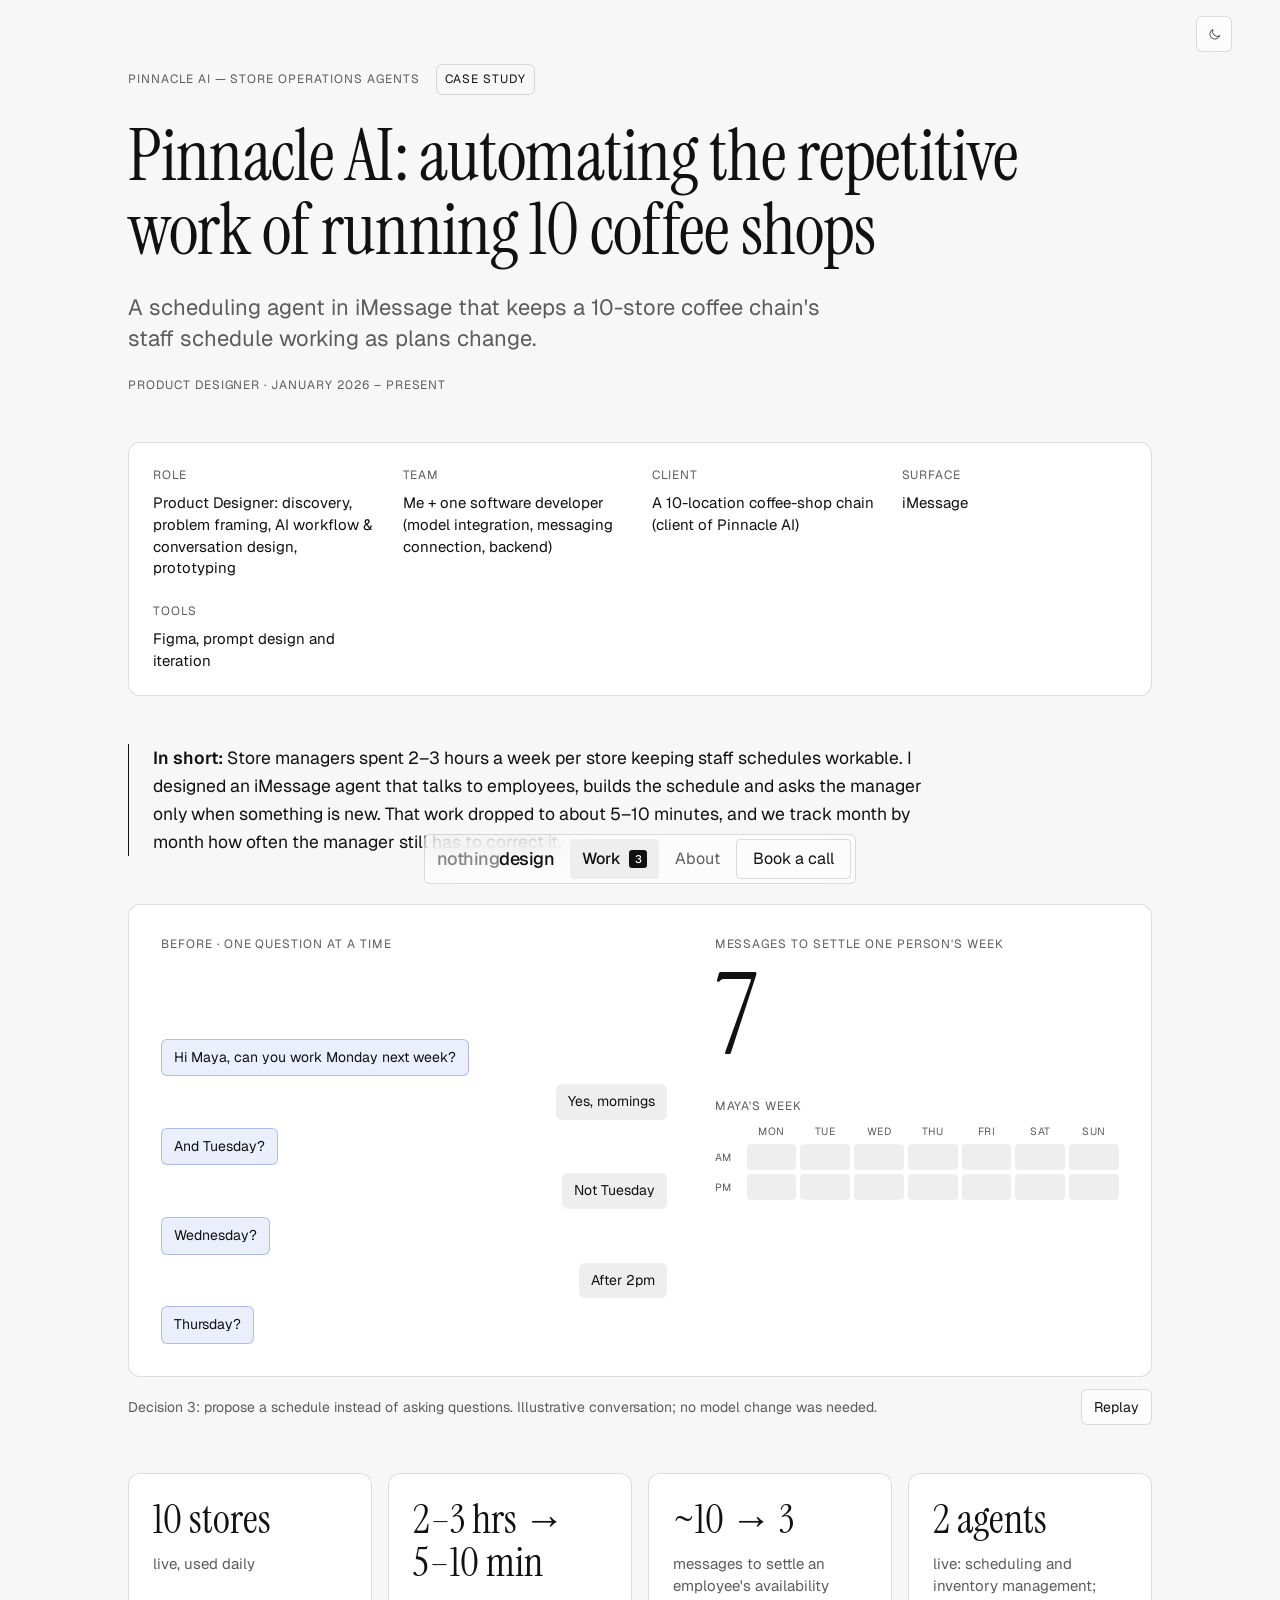
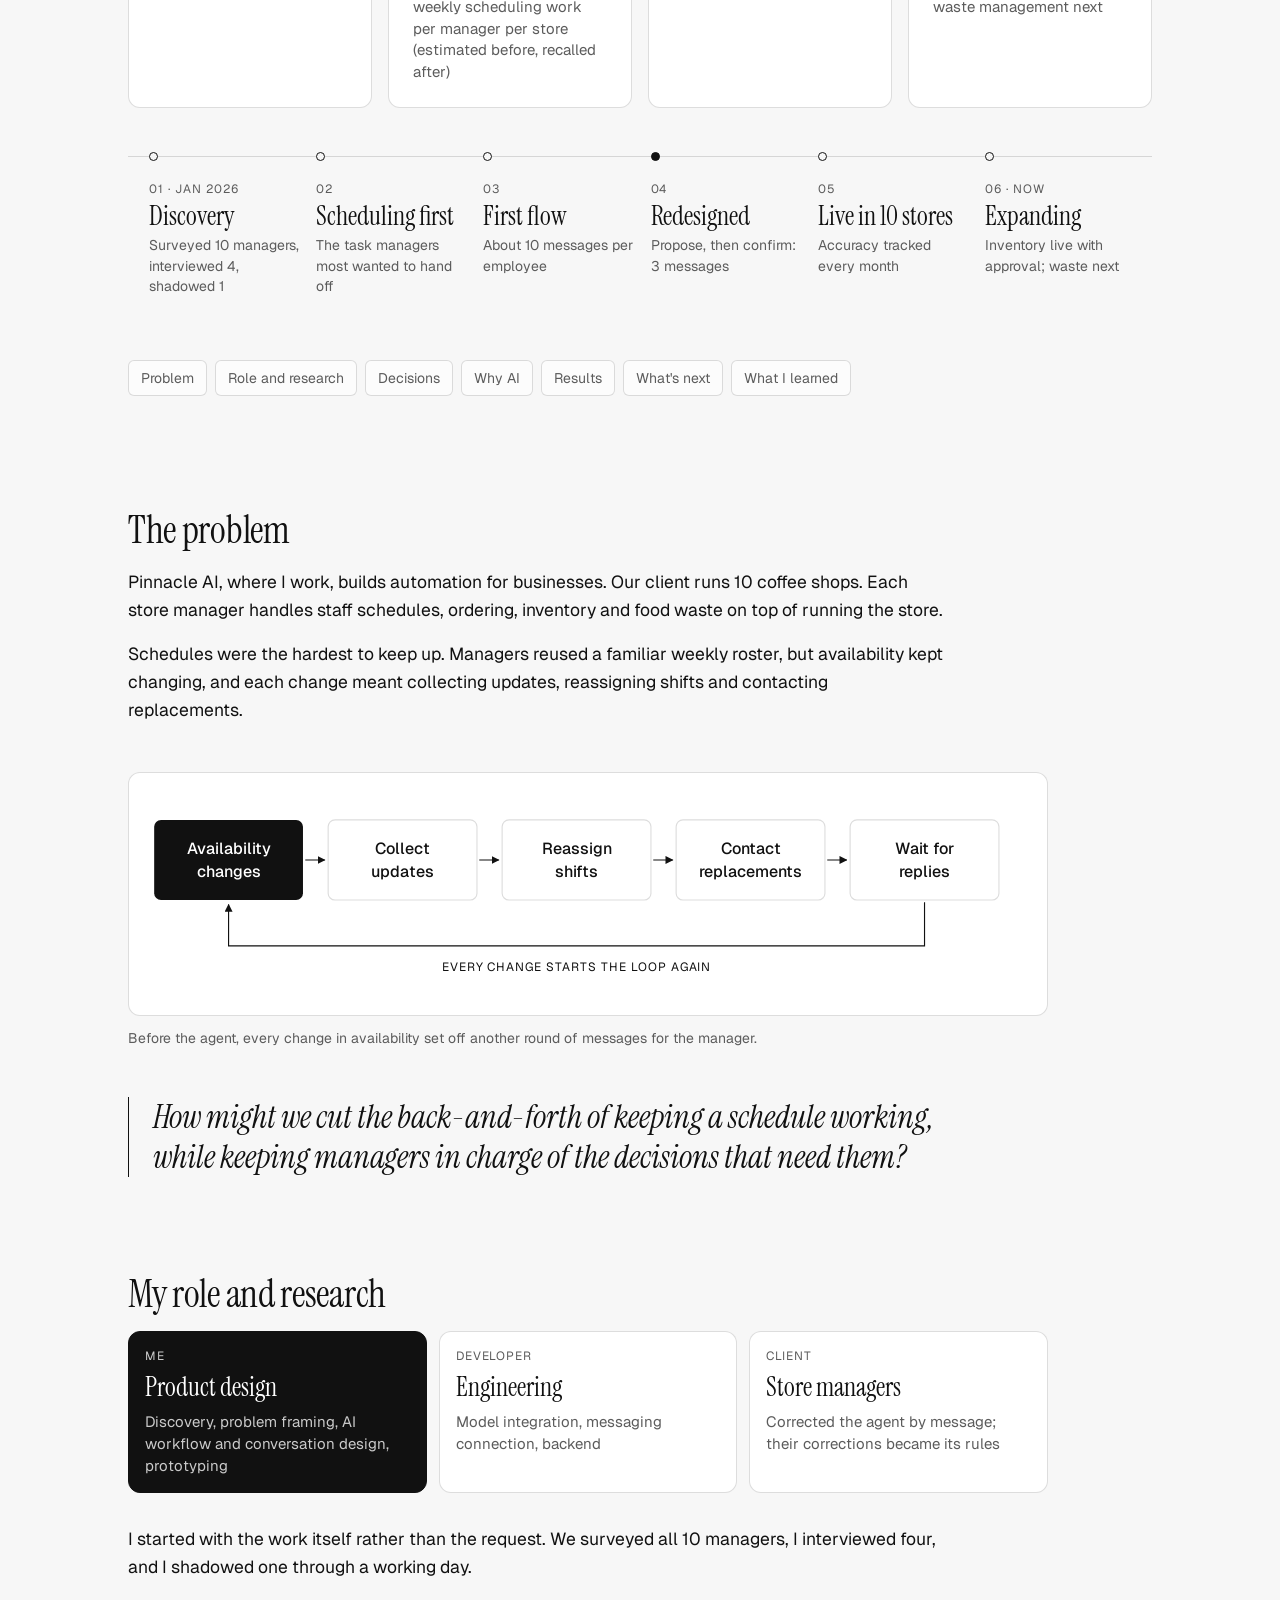
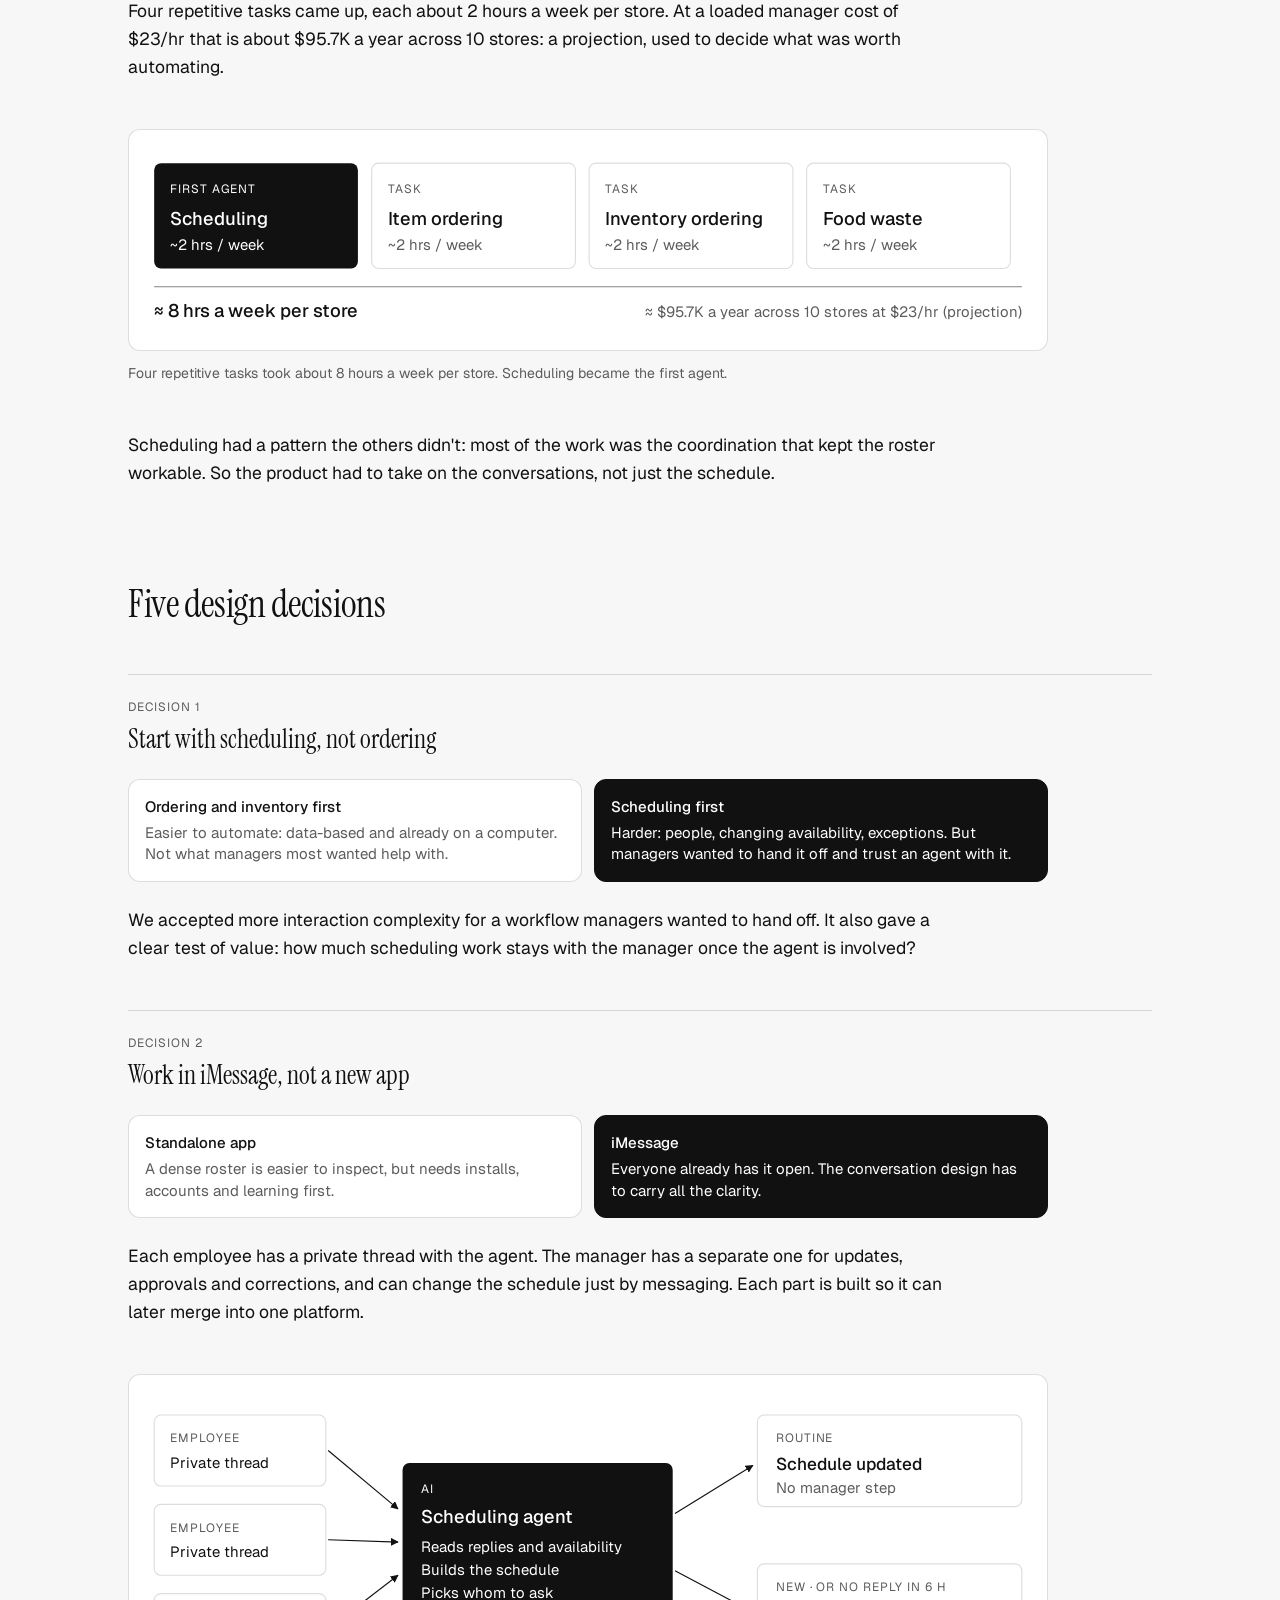
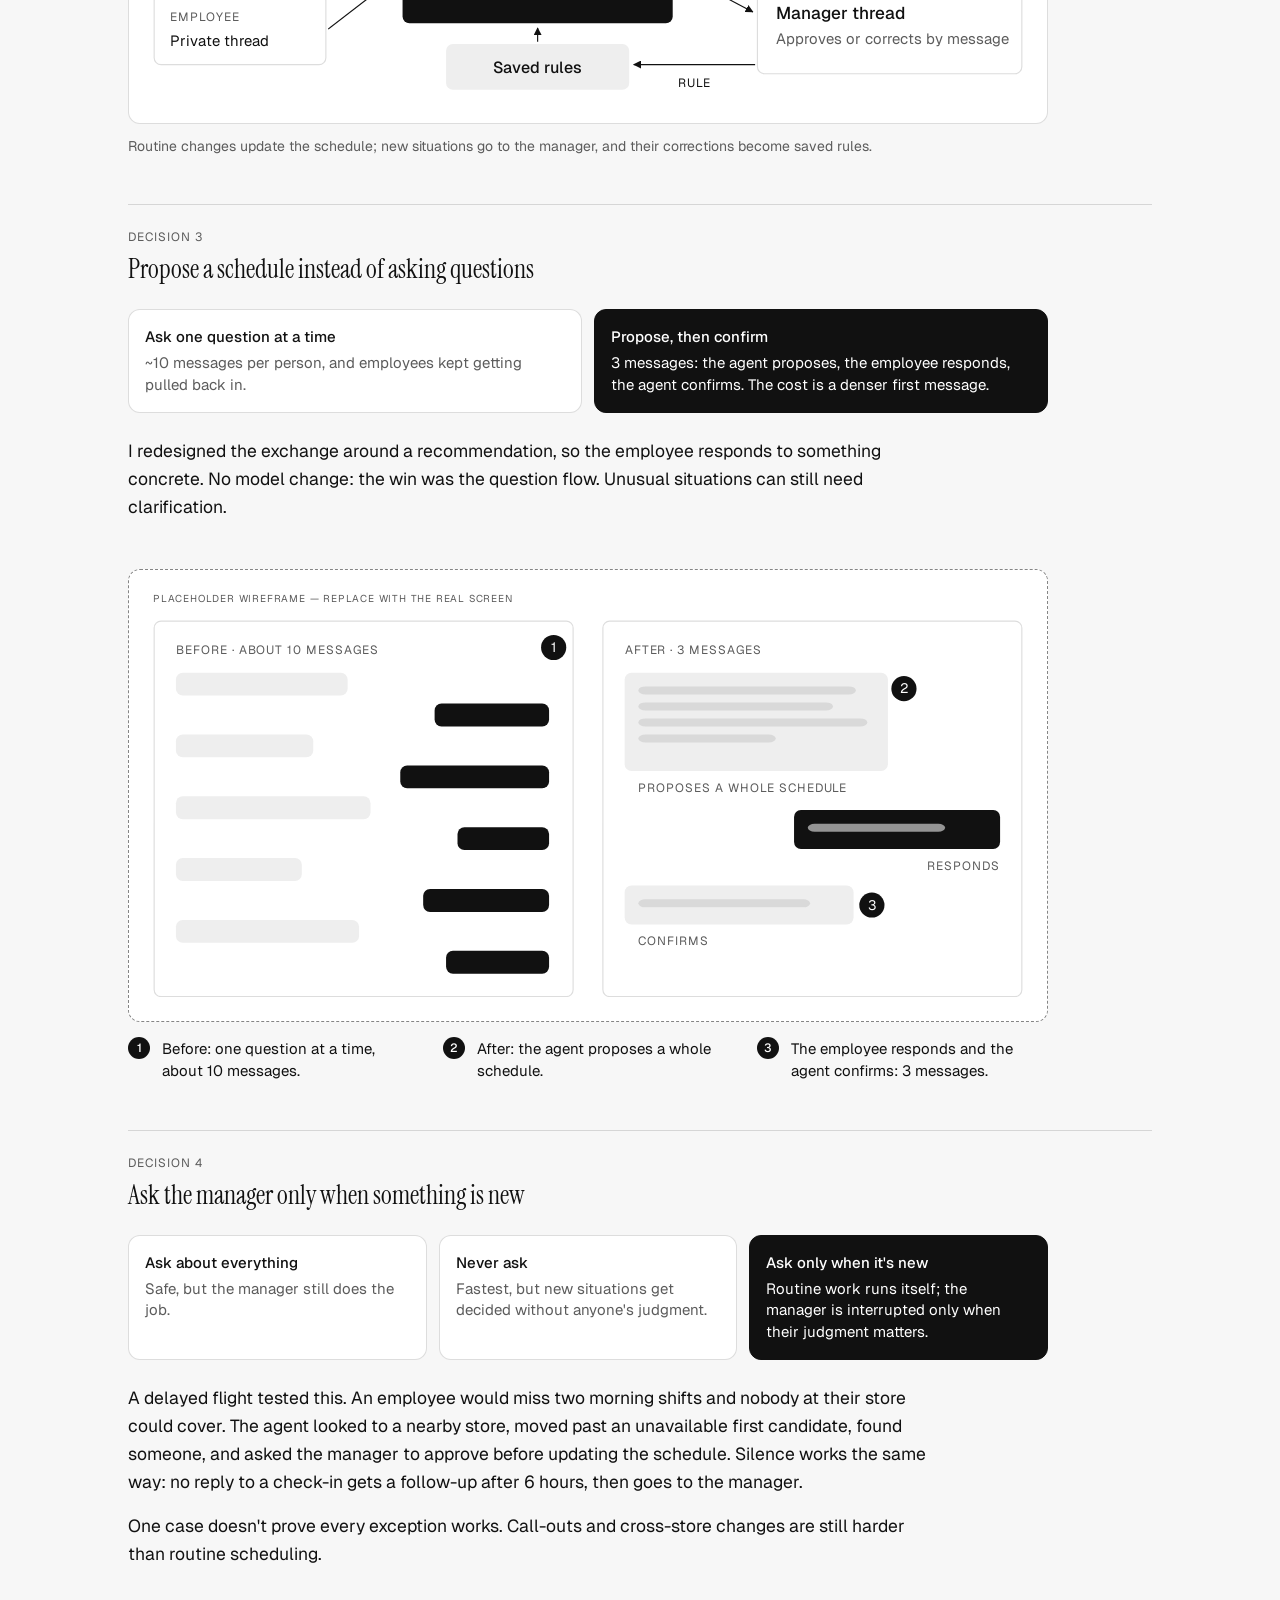
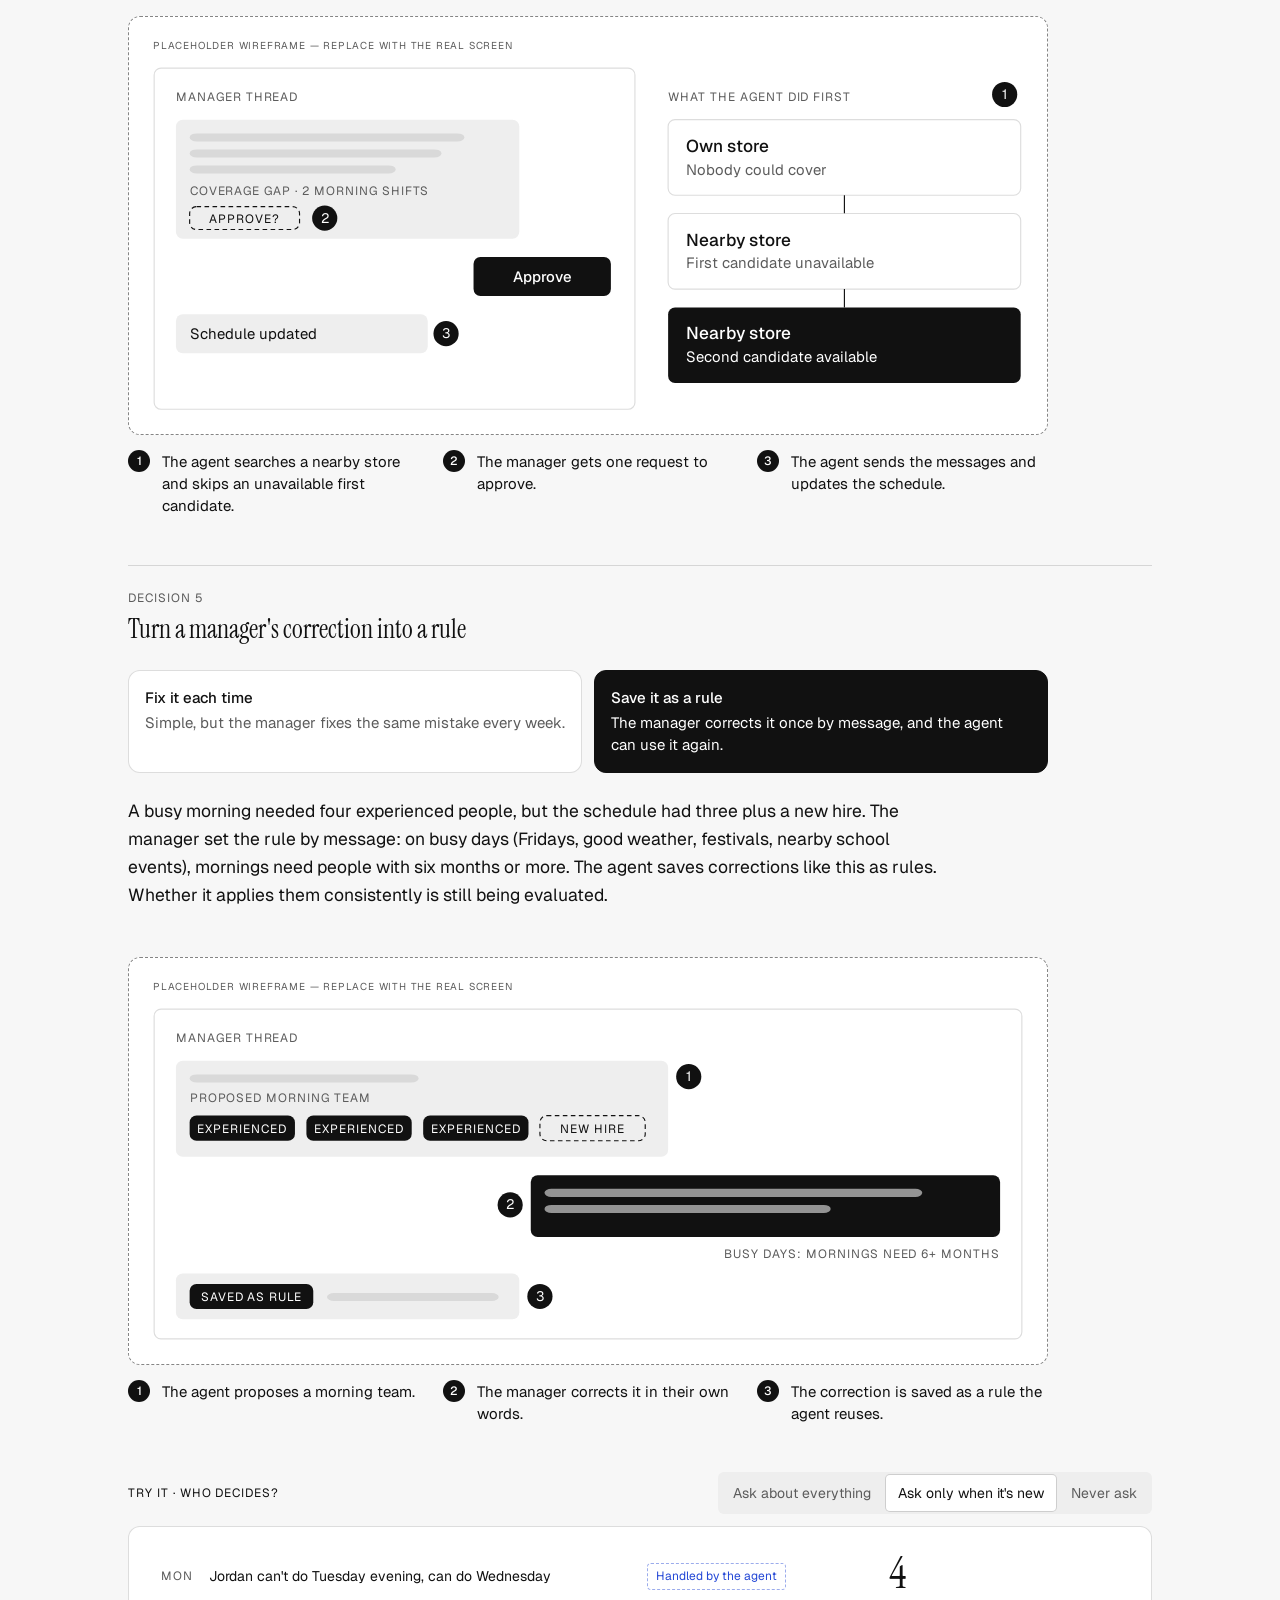
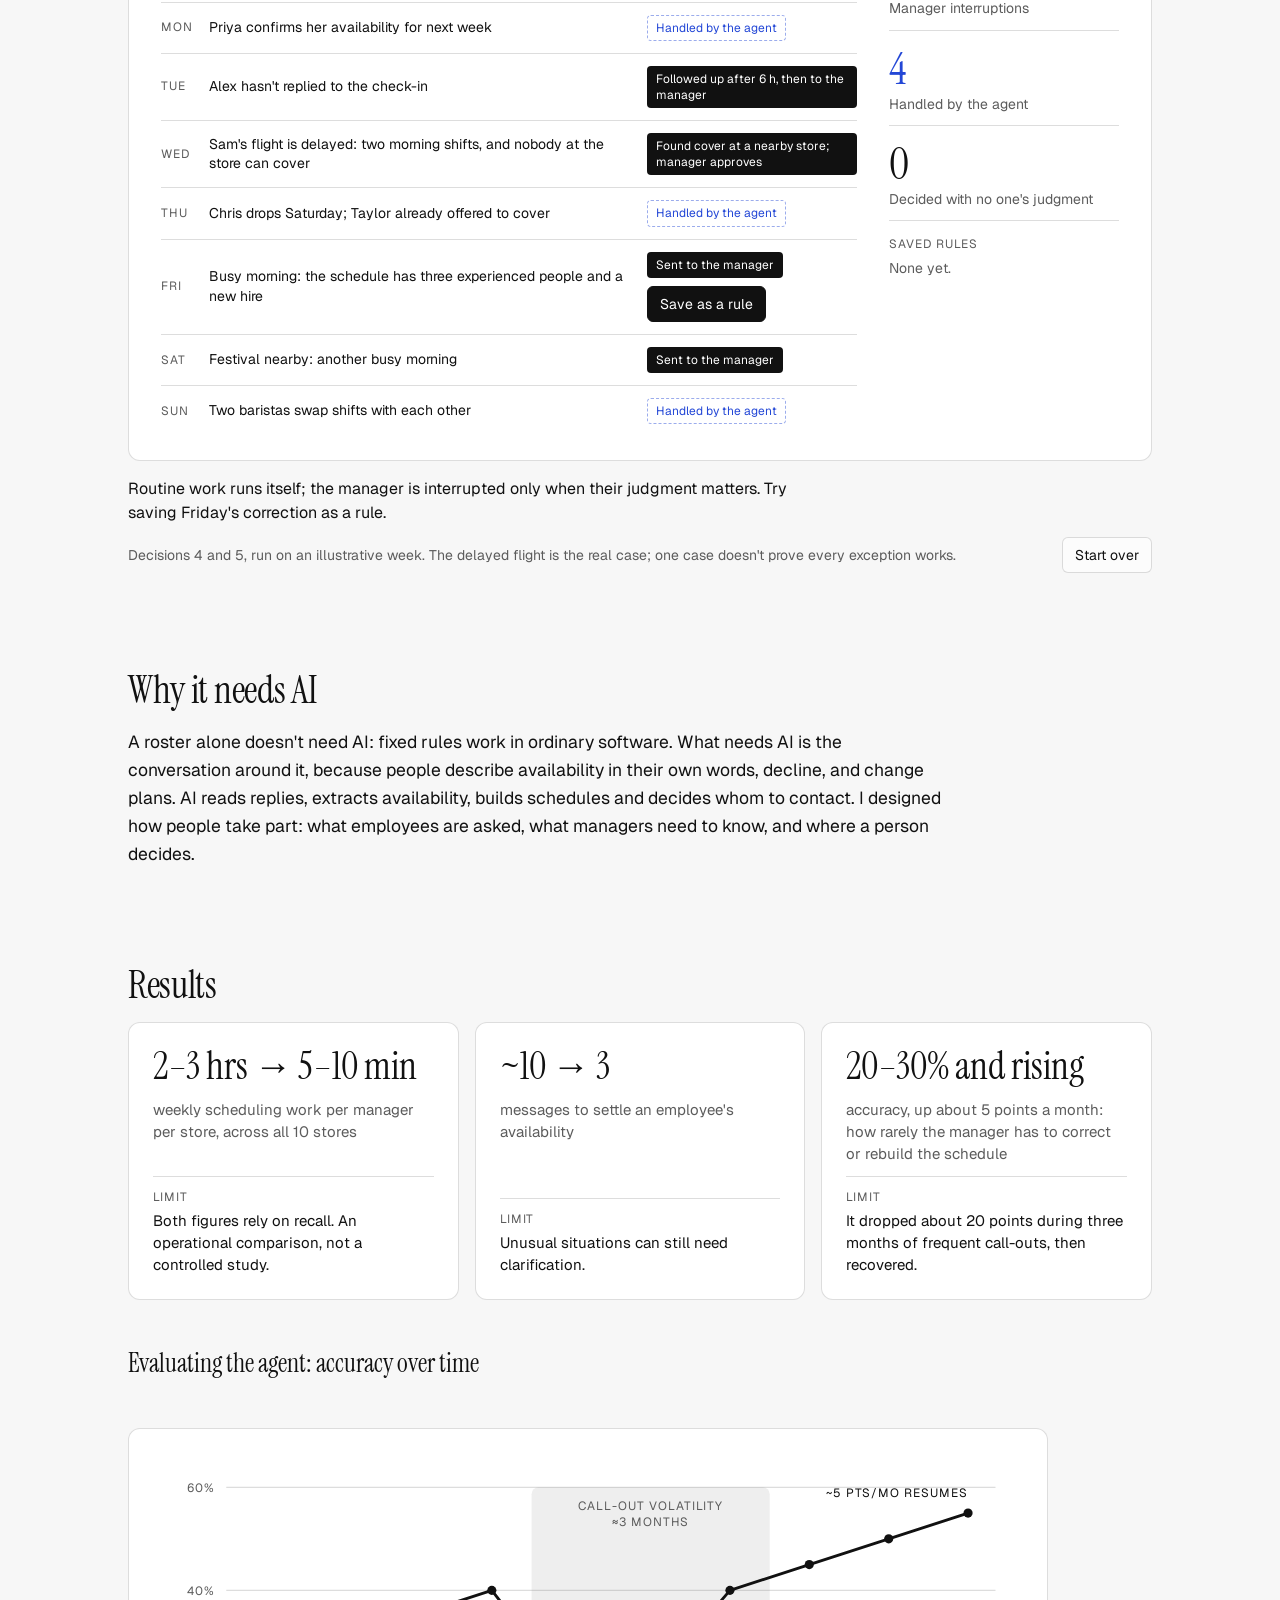
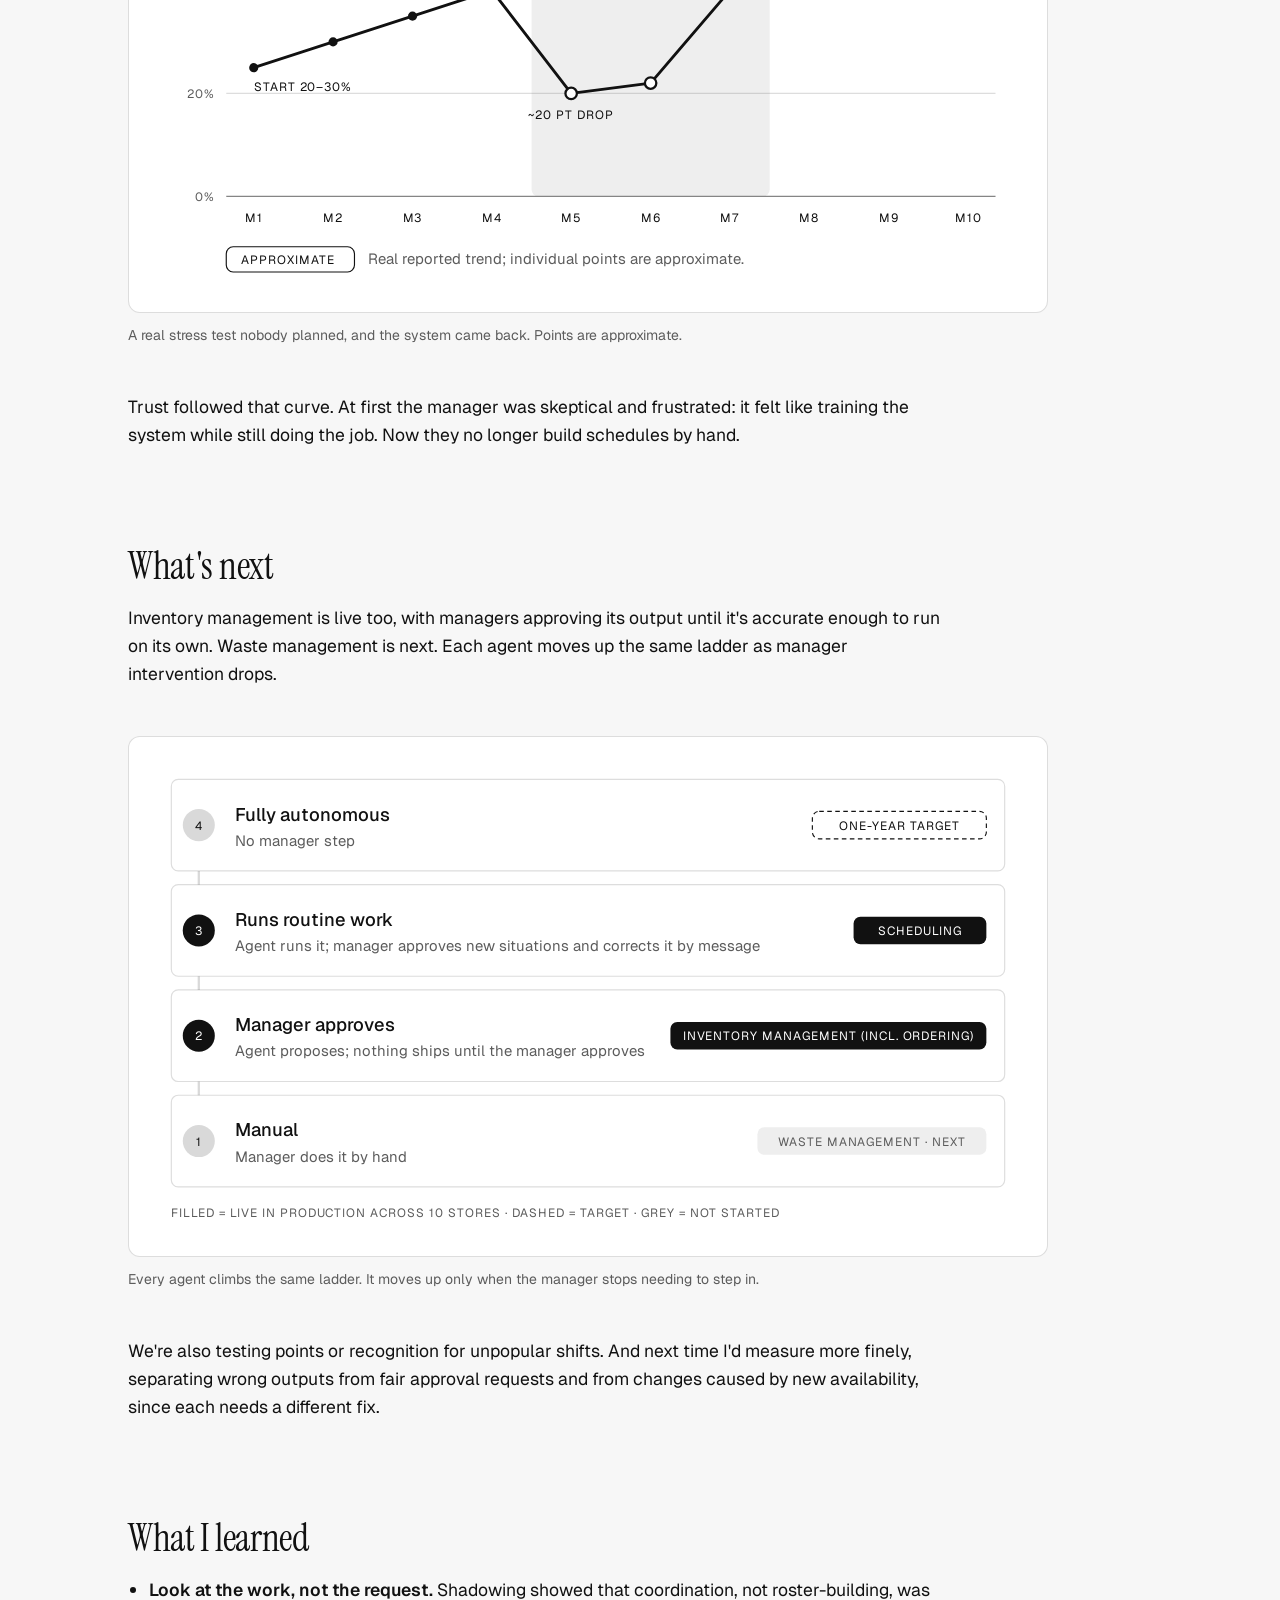
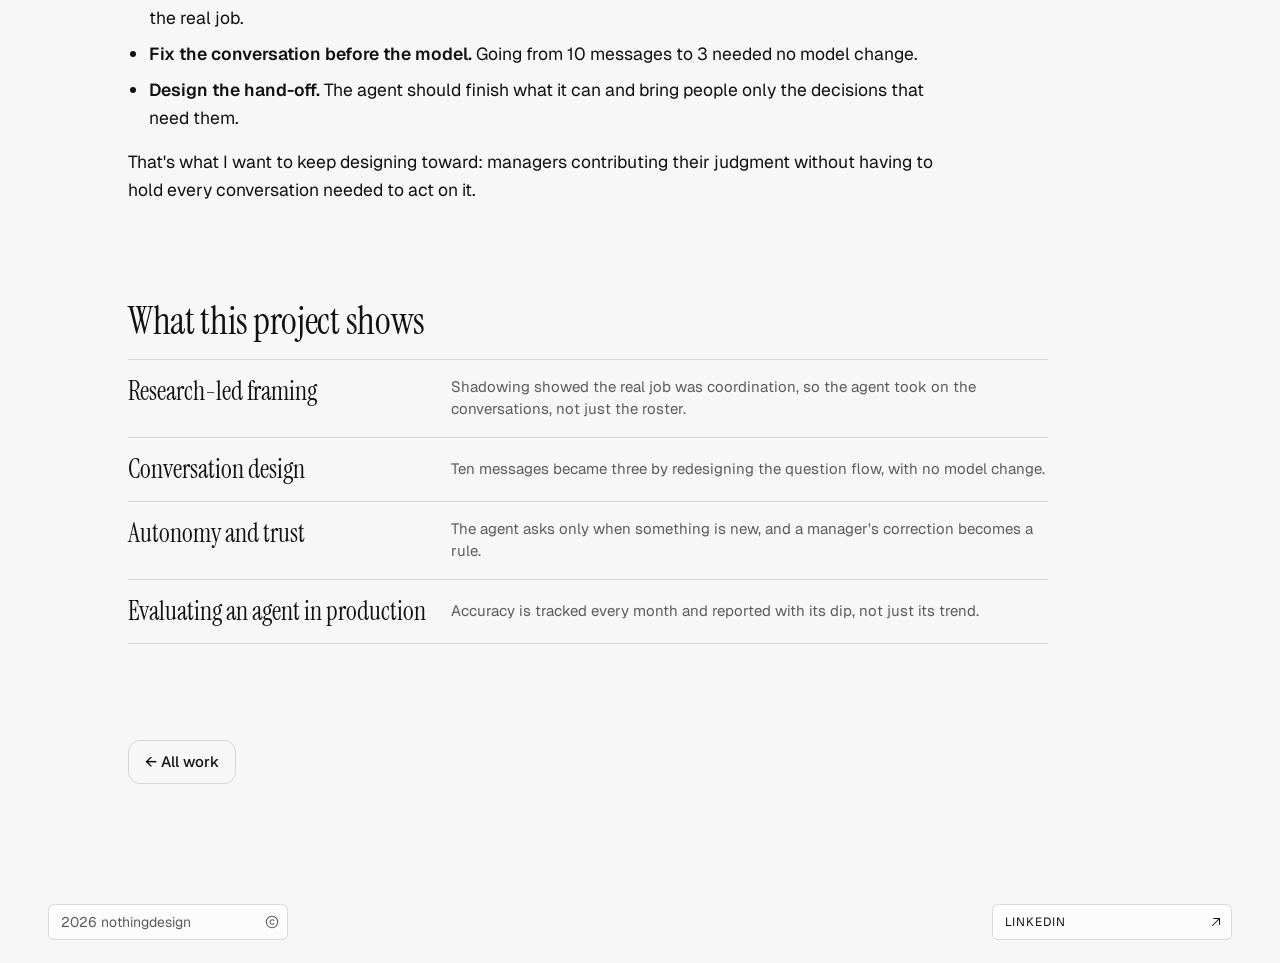
<file: work/pinnacle-ai/index.html>
<!doctype html>
<html lang="en">
<head>
  <meta charset="utf-8">
  <meta name="viewport" content="width=device-width, initial-scale=1">
  <title>Pinnacle AI — nothingdesign</title>
  <meta name="description" content="Designing a scheduling agent in iMessage for a 10-location coffee chain: weekly scheduling work went from about 2–3 hours to 5–10 minutes per store.">
  <!-- link previews (LinkedIn, Slack, email). TODO(owner): add og:image and og:url once the site has its address -->
  <meta property="og:type" content="article">
  <meta property="og:site_name" content="nothingdesign">
  <meta property="og:title" content="Pinnacle AI — nothingdesign">
  <meta property="og:description" content="Designing a scheduling agent in iMessage for a 10-location coffee chain: weekly scheduling work went from about 2–3 hours to 5–10 minutes per store.">
  <meta name="twitter:card" content="summary">

  <link rel="icon" href="../../favicon.svg" type="image/svg+xml">
  <link rel="preconnect" href="https://fonts.googleapis.com">
  <link rel="preconnect" href="https://fonts.gstatic.com" crossorigin>
  <link rel="stylesheet" href="https://fonts.googleapis.com/css2?family=Geist:wght@400;500;600&family=Instrument+Serif:ital@0;1&display=swap">

  <link rel="stylesheet" href="../../design-system/tokens.css">
  <link rel="stylesheet" href="../../site.css">
  <script src="../../site.js"></script>
  <link rel="stylesheet" href="../article.css">
  <link rel="stylesheet" href="pinnacle.css">
  <script src="pinnacle.js" defer></script>
</head>
<body>

  <header class="site-header">
    <a class="wordmark" href="../../index.html" aria-label="nothingdesign, home"><span class="wordmark__n">nothing</span>design</a>
    <nav class="site-nav" id="site-nav" aria-label="Primary">
      <a class="site-nav__link site-nav__work" href="../../index.html#work" aria-current="true">Work <span class="site-nav__count" aria-hidden="true">3</span></a>
      <a class="site-nav__link" href="../../about/index.html">About</a>
      <a class="button button--quiet" href="../../book/index.html">Book<span class="site-header__long">&nbsp;a call</span></a>
    </nav>
  </header>
  <button class="theme-toggle theme-switch" type="button" aria-label="Switch theme">
    <svg class="theme-switch__moon" viewBox="0 0 24 24" width="14" height="14" aria-hidden="true"><path d="M20 14.5A8 8 0 0 1 9.5 4a8 8 0 1 0 10.5 10.5Z"/></svg>
    <svg class="theme-switch__sun" viewBox="0 0 24 24" width="14" height="14" aria-hidden="true"><circle cx="12" cy="12" r="4"/><path d="M12 2.5v2M12 19.5v2M2.5 12h2M19.5 12h2M5.3 5.3l1.4 1.4M17.3 17.3l1.4 1.4M5.3 18.7l1.4-1.4M17.3 6.7l1.4-1.4"/></svg>
  </button>

  <main>
    <div class="case-hero">
      <p class="case-hero__eyebrow">
        <span>Pinnacle AI — Store operations agents</span>
        <span class="case-hero__status">Case study</span>
      </p>
      <h1>Pinnacle AI: automating the repetitive work of running 10 coffee shops</h1>
      <p class="case-hero__dek">A scheduling agent in iMessage that keeps a 10-store coffee chain's staff schedule working as plans change.</p>
      <p class="case-hero__meta">Product Designer · January 2026 – present</p>

      <dl class="case-facts">
        <div><dt>Role</dt><dd>Product Designer: discovery, problem framing, AI workflow &amp; conversation design, prototyping</dd></div>
        <div><dt>Team</dt><dd>Me + one software developer (model integration, messaging connection, backend)</dd></div>
        <div><dt>Client</dt><dd>A 10-location coffee-shop chain (client of Pinnacle AI)</dd></div>
        <div><dt>Surface</dt><dd>iMessage</dd></div>
        <div><dt>Tools</dt><dd>Figma, prompt design and iteration</dd></div>
      </dl>

      <p class="case-hero__tldr"><strong>In short:</strong> Store managers spent 2–3 hours a week per store keeping staff schedules workable. I designed an iMessage agent that talks to employees, builds the schedule and asks the manager only when something is new. That work dropped to about 5–10 minutes, and we track month by month how often the manager still has to correct it.</p>
    </div>

    <article class="case-body">

      <!-- Opening: ~10 messages to 3, played as a thread (pinnacle.js) -->
      <div id="pa-intro" hidden></div>

      <div class="stat-grid">
        <div class="stat"><span class="stat__value">10 stores</span><span class="stat__label">live, used daily</span></div>
        <div class="stat"><span class="stat__value">2–3 hrs → 5–10 min</span><span class="stat__label">weekly scheduling work per manager per store (estimated before, recalled after)</span></div>
        <div class="stat"><span class="stat__value">~10 → 3</span><span class="stat__label">messages to settle an employee's availability</span></div>
        <div class="stat"><span class="stat__value">2 agents</span><span class="stat__label">live: scheduling and inventory management; waste management next</span></div>
      </div>

      <figure class="case-figure case-figure--wide">
        <ol class="timeline" aria-label="Project timeline, January 2026 to now">
          <li><span class="timeline__n">01 · Jan 2026</span><b>Discovery</b><span>Surveyed 10 managers, interviewed 4, shadowed 1</span></li>
          <li><span class="timeline__n">02</span><b>Scheduling first</b><span>The task managers most wanted to hand off</span></li>
          <li><span class="timeline__n">03</span><b>First flow</b><span>About 10 messages per employee</span></li>
          <li class="is-turn"><span class="timeline__n">04</span><b>Redesigned</b><span>Propose, then confirm: 3 messages</span></li>
          <li><span class="timeline__n">05</span><b>Live in 10 stores</b><span>Accuracy tracked every month</span></li>
          <li><span class="timeline__n">06 · Now</span><b>Expanding</b><span>Inventory live with approval; waste next</span></li>
        </ol>
      </figure>

      <nav class="case-index" aria-label="Sections">
        <div class="case-index__scroll">
          <a href="#problem">Problem</a>
          <a href="#research">Role and research</a>
          <a href="#decisions">Decisions</a>
          <a href="#ai">Why AI</a>
          <a href="#results">Results</a>
          <a href="#next">What's next</a>
          <a href="#learned">What I learned</a>
        </div>
      </nav>

      <!-- ========================================================= -->
      <h2 id="problem">The problem</h2>
      <p>Pinnacle AI, where I work, builds automation for businesses. Our client runs 10 coffee shops. Each store manager handles staff schedules, ordering, inventory and food waste on top of running the store.</p>
      <p>Schedules were the hardest to keep up. Managers reused a familiar weekly roster, but availability kept changing, and each change meant collecting updates, reassigning shifts and contacting replacements.</p>

      <figure class="case-figure" data-play>
        <div class="case-diagram">
          <svg viewBox="0 0 760 170" role="img" aria-labelledby="loop-t loop-d">
            <title id="loop-t">The scheduling coordination loop</title>
            <desc id="loop-d">Five steps in a row: availability changes, collect updates, reassign shifts, contact replacements, wait for replies. An arrow loops from the last step back to the first, because every change starts it again.</desc>
            <defs><marker id="loop-a" viewBox="0 0 10 10" refX="9" refY="5" markerWidth="7" markerHeight="7" orient="auto-start-reverse"><path class="d-ink" d="M0,0 L10,5 L0,10 z"/></marker></defs>
            <rect class="d-ink" x="1" y="20" width="130" height="70"/>
            <text class="d-title" x="66" y="50" text-anchor="middle" style="font-size:14px;fill:var(--paper)">Availability</text>
            <text class="d-title" x="66" y="70" text-anchor="middle" style="font-size:14px;fill:var(--paper)">changes</text>
            <line class="d-outline" x1="133" y1="55" x2="150" y2="55" marker-end="url(#loop-a)"/>
            <rect class="d-card" x="153" y="20" width="130" height="70"/>
            <text class="d-title" x="218" y="50" text-anchor="middle" style="font-size:14px">Collect</text>
            <text class="d-title" x="218" y="70" text-anchor="middle" style="font-size:14px">updates</text>
            <line class="d-outline" x1="285" y1="55" x2="302" y2="55" marker-end="url(#loop-a)"/>
            <rect class="d-card" x="305" y="20" width="130" height="70"/>
            <text class="d-title" x="370" y="50" text-anchor="middle" style="font-size:14px">Reassign</text>
            <text class="d-title" x="370" y="70" text-anchor="middle" style="font-size:14px">shifts</text>
            <line class="d-outline" x1="437" y1="55" x2="454" y2="55" marker-end="url(#loop-a)"/>
            <rect class="d-card" x="457" y="20" width="130" height="70"/>
            <text class="d-title" x="522" y="50" text-anchor="middle" style="font-size:14px">Contact</text>
            <text class="d-title" x="522" y="70" text-anchor="middle" style="font-size:14px">replacements</text>
            <line class="d-outline" x1="589" y1="55" x2="606" y2="55" marker-end="url(#loop-a)"/>
            <rect class="d-card" x="609" y="20" width="130" height="70"/>
            <text class="d-title" x="674" y="50" text-anchor="middle" style="font-size:14px">Wait for</text>
            <text class="d-title" x="674" y="70" text-anchor="middle" style="font-size:14px">replies</text>
            <polyline class="d-outline" points="674,92 674,130 66,130 66,94" marker-end="url(#loop-a)"/>
            <text class="d-label d-label--ink" x="370" y="152" text-anchor="middle">EVERY CHANGE STARTS THE LOOP AGAIN</text>
          </svg>
        </div>
        <figcaption>Before the agent, every change in availability set off another round of messages for the manager.</figcaption>
      </figure>

      <blockquote><p>How might we cut the back-and-forth of keeping a schedule working, while keeping managers in charge of the decisions that need them?</p></blockquote>

      <!-- ========================================================= -->
      <h2 id="research">My role and research</h2>

      <div class="team-strip">
        <div class="team-strip__who is-me"><span>Me</span><b>Product design</b><p>Discovery, problem framing, AI workflow and conversation design, prototyping</p></div>
        <div class="team-strip__who"><span>Developer</span><b>Engineering</b><p>Model integration, messaging connection, backend</p></div>
        <div class="team-strip__who"><span>Client</span><b>Store managers</b><p>Corrected the agent by message; their corrections became its rules</p></div>
      </div>

      <p>I started with the work itself rather than the request. We surveyed all 10 managers, I interviewed four, and I shadowed one through a working day.</p>
      <p>Four repetitive tasks came up, each about 2 hours a week per store. At a loaded manager cost of $23/hr that is about $95.7K a year across 10 stores: a projection, used to decide what was worth automating.</p>

      <figure class="case-figure" data-play>
        <div class="case-diagram">
          <svg viewBox="0 0 760 150" role="img" aria-labelledby="task-t task-d">
            <title id="task-t">Four repetitive tasks per store</title>
            <desc id="task-d">Four tasks, each about 2 hours a week per store: scheduling, which became the first agent, item ordering, inventory ordering and food waste. Together about 8 hours a week per store, or about 95.7 thousand dollars a year across 10 stores, a projection at 23 dollars an hour.</desc>
            <rect class="d-ink" x="1" y="8" width="178" height="92"/>
            <text class="d-label d-label--paper" x="15" y="34">FIRST AGENT</text>
            <text class="d-title" x="15" y="62" style="fill:var(--paper)">Scheduling</text>
            <text class="d-body" x="15" y="84" style="fill:var(--paper)">~2 hrs / week</text>
            <rect class="d-card" x="191" y="8" width="178" height="92"/>
            <text class="d-label" x="205" y="34">TASK</text>
            <text class="d-title" x="205" y="62">Item ordering</text>
            <text class="d-body" x="205" y="84">~2 hrs / week</text>
            <rect class="d-card" x="381" y="8" width="178" height="92"/>
            <text class="d-label" x="395" y="34">TASK</text>
            <text class="d-title" x="395" y="62">Inventory ordering</text>
            <text class="d-body" x="395" y="84">~2 hrs / week</text>
            <rect class="d-card" x="571" y="8" width="178" height="92"/>
            <text class="d-label" x="585" y="34">TASK</text>
            <text class="d-title" x="585" y="62">Food waste</text>
            <text class="d-body" x="585" y="84">~2 hrs / week</text>
            <line class="d-axis" x1="1" y1="116" x2="759" y2="116"/>
            <text class="d-title" x="1" y="142">≈ 8 hrs a week per store</text>
            <text class="d-body" x="759" y="142" text-anchor="end">≈ $95.7K a year across 10 stores at $23/hr (projection)</text>
          </svg>
        </div>
        <figcaption>Four repetitive tasks took about 8 hours a week per store. Scheduling became the first agent.</figcaption>
      </figure>

      <p>Scheduling had a pattern the others didn't: most of the work was the coordination that kept the roster workable. So the product had to take on the conversations, not just the schedule.</p>

      <!-- ========================================================= -->
      <h2 id="decisions">Five design decisions</h2>

      <section class="decision">
        <span class="decision__label">Decision 1</span>
        <h3>Start with scheduling, not ordering</h3>
        <ul class="decision__options">
          <li><b>Ordering and inventory first</b>Easier to automate: data-based and already on a computer. Not what managers most wanted help with.</li>
          <li class="is-chosen"><b>Scheduling first</b>Harder: people, changing availability, exceptions. But managers wanted to hand it off and trust an agent with it.</li>
        </ul>
        <p>We accepted more interaction complexity for a workflow managers wanted to hand off. It also gave a clear test of value: how much scheduling work stays with the manager once the agent is involved?</p>
      </section>

      <section class="decision">
        <span class="decision__label">Decision 2</span>
        <h3>Work in iMessage, not a new app</h3>
        <ul class="decision__options">
          <li><b>Standalone app</b>A dense roster is easier to inspect, but needs installs, accounts and learning first.</li>
          <li class="is-chosen"><b>iMessage</b>Everyone already has it open. The conversation design has to carry all the clarity.</li>
        </ul>
        <p>Each employee has a private thread with the agent. The manager has a separate one for updates, approvals and corrections, and can change the schedule just by messaging. Each part is built so it can later merge into one platform.</p>
      </section>

      <figure class="case-figure" data-play>
        <div class="case-diagram">
          <svg viewBox="0 0 760 262" role="img" aria-labelledby="how-t how-d">
            <title id="how-t">How the scheduling agent works</title>
            <desc id="how-d">Three employee threads feed the scheduling agent, which reads replies, extracts availability, builds the schedule and decides whom to contact. Routine changes update the schedule with no manager step. New situations, or an employee who does not reply within 6 hours, go to the manager thread for approval or correction. Manager corrections become saved rules that the agent uses again.</desc>
            <defs><marker id="how-a" viewBox="0 0 10 10" refX="9" refY="5" markerWidth="7" markerHeight="7" orient="auto-start-reverse"><path class="d-ink" d="M0,0 L10,5 L0,10 z"/></marker></defs>
            <rect class="d-card" x="1" y="14" width="150" height="62"/>
            <text class="d-label" x="15" y="38">EMPLOYEE</text>
            <text class="d-body" x="15" y="60" style="fill:var(--ink)">Private thread</text>
            <line class="d-outline" x1="153" y1="45" x2="214" y2="96" marker-end="url(#how-a)"/>
            <rect class="d-card" x="1" y="92" width="150" height="62"/>
            <text class="d-label" x="15" y="116">EMPLOYEE</text>
            <text class="d-body" x="15" y="138" style="fill:var(--ink)">Private thread</text>
            <line class="d-outline" x1="153" y1="123" x2="214" y2="125" marker-end="url(#how-a)"/>
            <rect class="d-card" x="1" y="170" width="150" height="62"/>
            <text class="d-label" x="15" y="194">EMPLOYEE</text>
            <text class="d-body" x="15" y="216" style="fill:var(--ink)">Private thread</text>
            <line class="d-outline" x1="153" y1="201" x2="214" y2="154" marker-end="url(#how-a)"/>
            <rect class="d-ink" x="218" y="56" width="236" height="140"/>
            <text class="d-label d-label--paper" x="234" y="82">AI</text>
            <text class="d-title" x="234" y="108" style="fill:var(--paper)">Scheduling agent</text>
            <text class="d-body" x="234" y="134" style="fill:var(--paper)">Reads replies and availability</text>
            <text class="d-body" x="234" y="154" style="fill:var(--paper)">Builds the schedule</text>
            <text class="d-body" x="234" y="174" style="fill:var(--paper)">Picks whom to ask</text>
            <rect class="d-soft" x="256" y="214" width="160" height="40"/>
            <text class="d-title" x="336" y="239" text-anchor="middle" style="font-size:14px">Saved rules</text>
            <line class="d-outline" x1="336" y1="212" x2="336" y2="200" marker-end="url(#how-a)"/>
            <rect class="d-card" x="528" y="14" width="231" height="80"/>
            <text class="d-label" x="544" y="38">ROUTINE</text>
            <text class="d-title" x="544" y="62" style="font-size:15px">Schedule updated</text>
            <text class="d-body" x="544" y="82">No manager step</text>
            <line class="d-outline" x1="456" y1="100" x2="524" y2="58" marker-end="url(#how-a)"/>
            <rect class="d-card" x="528" y="144" width="231" height="96"/>
            <text class="d-label" x="544" y="168">NEW · OR NO REPLY IN 6 H</text>
            <text class="d-title" x="544" y="192" style="font-size:15px">Manager thread</text>
            <text class="d-body" x="544" y="214">Approves or corrects by message</text>
            <line class="d-outline" x1="456" y1="150" x2="524" y2="186" marker-end="url(#how-a)"/>
            <line class="d-outline" x1="526" y1="232" x2="420" y2="232" marker-end="url(#how-a)"/>
            <text class="d-label d-label--ink" x="473" y="252" text-anchor="middle">RULE</text>
          </svg>
        </div>
        <figcaption>Routine changes update the schedule; new situations go to the manager, and their corrections become saved rules.</figcaption>
      </figure>

      <section class="decision">
        <span class="decision__label">Decision 3</span>
        <h3>Propose a schedule instead of asking questions</h3>
        <ul class="decision__options">
          <li><b>Ask one question at a time</b>~10 messages per person, and employees kept getting pulled back in.</li>
          <li class="is-chosen"><b>Propose, then confirm</b>3 messages: the agent proposes, the employee responds, the agent confirms. The cost is a denser first message.</li>
        </ul>
        <p>I redesigned the exchange around a recommendation, so the employee responds to something concrete. No model change: the win was the question flow. Unusual situations can still need clarification.</p>
      </section>

      <figure class="case-figure">
        <!-- PLACEHOLDER WIREFRAME: replace the whole .case-diagram with the redrawn, anonymized mockup; keep the callouts. -->
        <div class="case-diagram is-placeholder">
          <svg viewBox="0 0 760 330" role="img" aria-labelledby="w1-t w1-d">
            <title id="w1-t">The check-in, before and after (placeholder wireframe)</title>
            <desc id="w1-d">Two message threads side by side. Before: about ten short messages going back and forth. After: three messages, where the agent proposes a whole schedule, the employee responds and the agent confirms.</desc>
            <rect class="d-card" x="1" y="1" width="366" height="328"/>
            <rect class="d-card" x="393" y="1" width="366" height="328"/>
            <text class="d-label" x="20" y="30">BEFORE · ABOUT 10 MESSAGES</text>
            <text class="d-label" x="412" y="30">AFTER · 3 MESSAGES</text>
            <rect class="d-soft" x="20" y="46" width="150" height="20"/>
            <rect class="d-ink" x="246" y="73" width="100" height="20"/>
            <rect class="d-soft" x="20" y="100" width="120" height="20"/>
            <rect class="d-ink" x="216" y="127" width="130" height="20"/>
            <rect class="d-soft" x="20" y="154" width="170" height="20"/>
            <rect class="d-ink" x="266" y="181" width="80" height="20"/>
            <rect class="d-soft" x="20" y="208" width="110" height="20"/>
            <rect class="d-ink" x="236" y="235" width="110" height="20"/>
            <rect class="d-soft" x="20" y="262" width="160" height="20"/>
            <rect class="d-ink" x="256" y="289" width="90" height="20"/>
            <rect class="d-soft" x="412" y="46" width="230" height="86"/>
            <rect class="d-muted" x="424" y="58" width="190" height="7"/>
            <rect class="d-muted" x="424" y="72" width="170" height="7"/>
            <rect class="d-muted" x="424" y="86" width="200" height="7"/>
            <rect class="d-muted" x="424" y="100" width="120" height="7"/>
            <text class="d-label" x="424" y="150">PROPOSES A WHOLE SCHEDULE</text>
            <rect class="d-ink" x="560" y="166" width="180" height="34"/>
            <rect x="572" y="178" width="120" height="7" style="fill:var(--paper);opacity:.55"/>
            <text class="d-label" x="740" y="218" text-anchor="end">RESPONDS</text>
            <rect class="d-soft" x="412" y="232" width="200" height="34"/>
            <rect class="d-muted" x="424" y="244" width="150" height="7"/>
            <text class="d-label" x="424" y="284">CONFIRMS</text>
            <circle class="d-ink" cx="350" cy="24" r="11"/><text class="d-label d-label--paper" x="350" y="28" text-anchor="middle" style="font-size:12px;letter-spacing:0">1</text>
            <circle class="d-ink" cx="656" cy="60" r="11"/><text class="d-label d-label--paper" x="656" y="64" text-anchor="middle" style="font-size:12px;letter-spacing:0">2</text>
            <circle class="d-ink" cx="628" cy="249" r="11"/><text class="d-label d-label--paper" x="628" y="253" text-anchor="middle" style="font-size:12px;letter-spacing:0">3</text>

          </svg>
        </div>
        <ol class="callouts"><li>Before: one question at a time, about 10 messages.</li><li>After: the agent proposes a whole schedule.</li><li>The employee responds and the agent confirms: 3 messages.</li></ol>
      </figure>

      <section class="decision">
        <span class="decision__label">Decision 4</span>
        <h3>Ask the manager only when something is new</h3>
        <ul class="decision__options">
          <li><b>Ask about everything</b>Safe, but the manager still does the job.</li>
          <li><b>Never ask</b>Fastest, but new situations get decided without anyone's judgment.</li>
          <li class="is-chosen"><b>Ask only when it's new</b>Routine work runs itself; the manager is interrupted only when their judgment matters.</li>
        </ul>
        <p>A delayed flight tested this. An employee would miss two morning shifts and nobody at their store could cover. The agent looked to a nearby store, moved past an unavailable first candidate, found someone, and asked the manager to approve before updating the schedule. Silence works the same way: no reply to a check-in gets a follow-up after 6 hours, then goes to the manager.</p>
        <p>One case doesn't prove every exception works. Call-outs and cross-store changes are still harder than routine scheduling.</p>
      </section>

      <figure class="case-figure">
        <!-- PLACEHOLDER WIREFRAME: replace the whole .case-diagram with the redrawn, anonymized mockup; keep the callouts. -->
        <div class="case-diagram is-placeholder">
          <svg viewBox="0 0 760 300" role="img" aria-labelledby="w2-t w2-d">
            <title id="w2-t">The delayed-flight swap (placeholder wireframe)</title>
            <desc id="w2-d">On the left, the manager thread: the agent reports a coverage gap of two morning shifts and asks for approval, the manager approves, the agent confirms the schedule is updated. On the right, what the agent did first: its own store had nobody, a nearby store first candidate was unavailable, a second candidate was available.</desc>
            <rect class="d-card" x="1" y="1" width="420" height="298"/>
            <text class="d-label" x="20" y="30">MANAGER THREAD</text>
            <rect class="d-soft" x="20" y="46" width="300" height="104"/>
            <rect class="d-muted" x="32" y="58" width="240" height="7"/>
            <rect class="d-muted" x="32" y="72" width="220" height="7"/>
            <rect class="d-muted" x="32" y="86" width="180" height="7"/>
            <text class="d-label" x="32" y="112">COVERAGE GAP · 2 MORNING SHIFTS</text>
            <rect x="32" y="122" width="96" height="20" style="fill:none;stroke:var(--ink);stroke-dasharray:4 3"/><text class="d-label d-label--ink" x="80" y="136" text-anchor="middle">APPROVE?</text>
            <rect class="d-ink" x="280" y="166" width="120" height="34"/>
            <text class="d-title" x="340" y="188" text-anchor="middle" style="font-size:13px;fill:var(--paper)">Approve</text>
            <rect class="d-soft" x="20" y="216" width="220" height="34"/>
            <text class="d-body" x="32" y="238" style="fill:var(--ink)">Schedule updated</text>
            <text class="d-label" x="450" y="30">WHAT THE AGENT DID FIRST</text>
            <rect class="d-card" x="450" y="46" width="308" height="66"/>
            <text class="d-title" x="466" y="74" style="font-size:15px">Own store</text><text class="d-body" x="466" y="94">Nobody could cover</text>
            <line class="d-outline" x1="604" y1="112" x2="604" y2="128"/>
            <rect class="d-card" x="450" y="128" width="308" height="66"/>
            <text class="d-title" x="466" y="156" style="font-size:15px">Nearby store</text><text class="d-body" x="466" y="176">First candidate unavailable</text>
            <line class="d-outline" x1="604" y1="194" x2="604" y2="210"/>
            <rect class="d-ink" x="450" y="210" width="308" height="66"/>
            <text class="d-title" x="466" y="238" style="font-size:15px;fill:var(--paper)">Nearby store</text><text class="d-body" x="466" y="258" style="fill:var(--paper)">Second candidate available</text>
            <circle class="d-ink" cx="744" cy="24" r="11"/><text class="d-label d-label--paper" x="744" y="28" text-anchor="middle" style="font-size:12px;letter-spacing:0">1</text>
            <circle class="d-ink" cx="150" cy="132" r="11"/><text class="d-label d-label--paper" x="150" y="136" text-anchor="middle" style="font-size:12px;letter-spacing:0">2</text>
            <circle class="d-ink" cx="256" cy="233" r="11"/><text class="d-label d-label--paper" x="256" y="237" text-anchor="middle" style="font-size:12px;letter-spacing:0">3</text>

          </svg>
        </div>
        <ol class="callouts"><li>The agent searches a nearby store and skips an unavailable first candidate.</li><li>The manager gets one request to approve.</li><li>The agent sends the messages and updates the schedule.</li></ol>
      </figure>

      <section class="decision">
        <span class="decision__label">Decision 5</span>
        <h3>Turn a manager's correction into a rule</h3>
        <ul class="decision__options">
          <li><b>Fix it each time</b>Simple, but the manager fixes the same mistake every week.</li>
          <li class="is-chosen"><b>Save it as a rule</b>The manager corrects it once by message, and the agent can use it again.</li>
        </ul>
        <p>A busy morning needed four experienced people, but the schedule had three plus a new hire. The manager set the rule by message: on busy days (Fridays, good weather, festivals, nearby school events), mornings need people with six months or more. The agent saves corrections like this as rules. Whether it applies them consistently is still being evaluated.</p>
      </section>

      <figure class="case-figure">
        <!-- PLACEHOLDER WIREFRAME: replace the whole .case-diagram with the redrawn, anonymized mockup; keep the callouts. -->
        <div class="case-diagram is-placeholder">
          <svg viewBox="0 0 760 290" role="img" aria-labelledby="w3-t w3-d">
            <title id="w3-t">The busy-day rule (placeholder wireframe)</title>
            <desc id="w3-d">The manager thread. The agent proposes a morning team of three experienced people and one new hire. The manager replies that busy days need people with six months or more in the morning. The agent confirms it is saved as a rule.</desc>
            <rect class="d-card" x="1" y="1" width="758" height="288"/>
            <text class="d-label" x="20" y="30">MANAGER THREAD</text>
            <rect class="d-soft" x="20" y="46" width="430" height="84"/>
            <rect class="d-muted" x="32" y="58" width="200" height="7"/>
            <text class="d-label" x="32" y="82">PROPOSED MORNING TEAM</text>
            <rect class="d-ink" x="32" y="94" width="92" height="22"/><text class="d-label d-label--paper" x="78" y="109" text-anchor="middle">EXPERIENCED</text>
            <rect class="d-ink" x="134" y="94" width="92" height="22"/><text class="d-label d-label--paper" x="180" y="109" text-anchor="middle">EXPERIENCED</text>
            <rect class="d-ink" x="236" y="94" width="92" height="22"/><text class="d-label d-label--paper" x="282" y="109" text-anchor="middle">EXPERIENCED</text>
            <rect x="338" y="94" width="92" height="22" style="fill:none;stroke:var(--ink);stroke-dasharray:4 3"/><text class="d-label d-label--ink" x="384" y="109" text-anchor="middle">NEW HIRE</text>
            <rect class="d-ink" x="330" y="146" width="410" height="54"/>
            <rect x="342" y="158" width="330" height="7" style="fill:var(--paper);opacity:.55"/>
            <rect x="342" y="172" width="250" height="7" style="fill:var(--paper);opacity:.55"/>
            <text class="d-label" x="740" y="218" text-anchor="end">BUSY DAYS: MORNINGS NEED 6+ MONTHS</text>
            <rect class="d-soft" x="20" y="232" width="300" height="40"/>
            <rect class="d-ink" x="32" y="241" width="108" height="22"/><text class="d-label d-label--paper" x="86" y="256" text-anchor="middle">SAVED AS RULE</text>
            <rect class="d-muted" x="152" y="249" width="150" height="7"/>
            <circle class="d-ink" cx="468" cy="60" r="11"/><text class="d-label d-label--paper" x="468" y="64" text-anchor="middle" style="font-size:12px;letter-spacing:0">1</text>
            <circle class="d-ink" cx="312" cy="172" r="11"/><text class="d-label d-label--paper" x="312" y="176" text-anchor="middle" style="font-size:12px;letter-spacing:0">2</text>
            <circle class="d-ink" cx="338" cy="252" r="11"/><text class="d-label d-label--paper" x="338" y="256" text-anchor="middle" style="font-size:12px;letter-spacing:0">3</text>

          </svg>
        </div>
        <ol class="callouts"><li>The agent proposes a morning team.</li><li>The manager corrects it in their own words.</li><li>The correction is saved as a rule the agent reuses.</li></ol>
      </figure>

      <!-- Try it: who decides? Decisions 4 and 5 as an interactive week (pinnacle.js) -->
      <div id="pa-try" hidden></div>

      <!-- ========================================================= -->
      <h2 id="ai">Why it needs AI</h2>
      <p>A roster alone doesn't need AI: fixed rules work in ordinary software. What needs AI is the conversation around it, because people describe availability in their own words, decline, and change plans. AI reads replies, extracts availability, builds schedules and decides whom to contact. I designed how people take part: what employees are asked, what managers need to know, and where a person decides.</p>

      <!-- ========================================================= -->
      <h2 id="results">Results</h2>
      <div class="result-grid">
        <div class="result">
          <b class="result__value">2–3 hrs → 5–10 min</b>
          <p class="result__label">weekly scheduling work per manager per store, across all 10 stores</p>
          <p class="result__caveat"><span>Limit</span>Both figures rely on recall. An operational comparison, not a controlled study.</p>
        </div>
        <div class="result">
          <b class="result__value">~10 → 3</b>
          <p class="result__label">messages to settle an employee's availability</p>
          <p class="result__caveat"><span>Limit</span>Unusual situations can still need clarification.</p>
        </div>
        <div class="result">
          <b class="result__value">20–30% and rising</b>
          <p class="result__label">accuracy, up about 5 points a month: how rarely the manager has to correct or rebuild the schedule</p>
          <p class="result__caveat"><span>Limit</span>It dropped about 20 points during three months of frequent call-outs, then recovered.</p>
        </div>
      </div>

      <h3>Evaluating the agent: accuracy over time</h3>

      <figure class="case-figure" data-play>
        <!-- APPROXIMATE: real reported trend; individual points are approximate. Swap in exact monthly values when available. -->
        <div class="case-diagram">
          <svg viewBox="0 0 760 380" role="img" aria-labelledby="acc-t acc-d">
            <title id="acc-t">Scheduling accuracy by month (approximate)</title>
            <desc id="acc-d">Line chart from the reported trend, with approximate points. Accuracy starts around 25 percent in month 1 and climbs about 5 points a month to 40 percent by month 4. During a three-month call-out volatility stretch it drops about 20 points for two months, then recovers and resumes climbing to about 55 percent by month 10.</desc>

            <rect class="d-soft" x="330.7" y="30" width="208" height="270"/>
            <text class="d-label" x="434.7" y="50" text-anchor="middle">CALL-OUT VOLATILITY</text>
            <text class="d-label" x="434.7" y="64" text-anchor="middle">≈3 MONTHS</text>

            <line class="d-grid" x1="64" y1="30" x2="736" y2="30"/>
            <line class="d-grid" x1="64" y1="120" x2="736" y2="120"/>
            <line class="d-grid" x1="64" y1="210" x2="736" y2="210"/>
            <line class="d-axis" x1="64" y1="300" x2="736" y2="300"/>
            <text class="d-label" x="54" y="34" text-anchor="end">60%</text>
            <text class="d-label" x="54" y="124" text-anchor="end">40%</text>
            <text class="d-label" x="54" y="214" text-anchor="end">20%</text>
            <text class="d-label" x="54" y="304" text-anchor="end">0%</text>

            <polyline class="d-line" points="88,187.5 157.3,165 226.7,142.5 296,120 365.3,210 434.7,201 504,120 573.3,97.5 642.7,75 712,52.5"/>
            <g class="d-ink">
              <circle cx="88" cy="187.5" r="4"/><circle cx="157.3" cy="165" r="4"/><circle cx="226.7" cy="142.5" r="4"/><circle cx="296" cy="120" r="4"/>
              <circle cx="504" cy="120" r="4"/><circle cx="573.3" cy="97.5" r="4"/><circle cx="642.7" cy="75" r="4"/><circle cx="712" cy="52.5" r="4"/>
            </g>
            <circle class="d-hollow" cx="365.3" cy="210" r="5"/>
            <circle class="d-hollow" cx="434.7" cy="201" r="5"/>

            <text class="d-label d-label--ink" x="88" y="208">START 20–30%</text>
            <text class="d-label d-label--ink" x="365.3" y="232" text-anchor="middle">~20 PT DROP</text>
            <text class="d-label d-label--ink" x="712" y="38" text-anchor="end">~5 PTS/MO RESUMES</text>

            <g class="d-label" text-anchor="middle">
              <text x="88" y="322">M1</text><text x="157.3" y="322">M2</text><text x="226.7" y="322">M3</text><text x="296" y="322">M4</text><text x="365.3" y="322">M5</text>
              <text x="434.7" y="322">M6</text><text x="504" y="322">M7</text><text x="573.3" y="322">M8</text><text x="642.7" y="322">M9</text><text x="712" y="322">M10</text>
            </g>

            <rect class="d-outline" x="64" y="344" width="112" height="22" rx="11"/>
            <text class="d-label d-label--ink" x="118" y="359" text-anchor="middle">APPROXIMATE</text>
            <text class="d-body" x="188" y="359">Real reported trend; individual points are approximate.</text>
          </svg>
        </div>
        <figcaption>A real stress test nobody planned, and the system came back. Points are approximate.</figcaption>
      </figure>

      <p>Trust followed that curve. At first the manager was skeptical and frustrated: it felt like training the system while still doing the job. Now they no longer build schedules by hand.</p>

      <!-- ========================================================= -->
      <h2 id="next">What's next</h2>
      <p>Inventory management is live too, with managers approving its output until it's accurate enough to run on its own. Waste management is next. Each agent moves up the same ladder as manager intervention drops.</p>

      <figure class="case-figure" data-play>
        <div class="case-diagram">
          <svg viewBox="0 0 760 412" role="img" aria-labelledby="lad-t lad-d">
            <title id="lad-t">The autonomy ladder</title>
            <desc id="lad-d">Four rungs of agent autonomy. Rung 4, fully autonomous, is the one-year target. Rung 3, runs routine work and the manager approves new situations: scheduling. Rung 2, manager approves: inventory management, which includes item ordering. Rung 1, manual: waste management, not started.</desc>

            <line class="d-rail" x1="40" y1="56" x2="40" y2="332"/>

            <!-- 4 · Fully autonomous (target) -->
            <rect class="d-card" x="16" y="16" width="728" height="80"/>
            <circle class="d-muted" cx="40" cy="56" r="14"/>
            <text class="d-label d-label--ink" x="40" y="60" text-anchor="middle">4</text>
            <text class="d-title" x="72" y="52">Fully autonomous</text>
            <text class="d-body" x="72" y="74">No manager step</text>
            <rect class="d-dashed" x="576" y="44" width="152" height="24" rx="12"/>
            <text class="d-label d-label--ink" x="652" y="60" text-anchor="middle">ONE-YEAR TARGET</text>

            <!-- 3 · Runs routine work -->
            <rect class="d-card" x="16" y="108" width="728" height="80"/>
            <circle class="d-ink" cx="40" cy="148" r="14"/>
            <text class="d-label d-label--paper" x="40" y="152" text-anchor="middle">3</text>
            <text class="d-title" x="72" y="144">Runs routine work</text>
            <text class="d-body" x="72" y="166">Agent runs it; manager approves new situations and corrects it by message</text>
            <rect class="d-ink" x="612" y="136" width="116" height="24" rx="12"/>
            <text class="d-label d-label--paper" x="670" y="152" text-anchor="middle">SCHEDULING</text>

            <!-- 2 · Manager approves -->
            <rect class="d-card" x="16" y="200" width="728" height="80"/>
            <circle class="d-ink" cx="40" cy="240" r="14"/>
            <text class="d-label d-label--paper" x="40" y="244" text-anchor="middle">2</text>
            <text class="d-title" x="72" y="236">Manager approves</text>
            <text class="d-body" x="72" y="258">Agent proposes; nothing ships until the manager approves</text>
            <rect class="d-ink" x="452" y="228" width="276" height="24" rx="12"/>
            <text class="d-label d-label--paper" x="590" y="244" text-anchor="middle">INVENTORY MANAGEMENT (INCL. ORDERING)</text>

            <!-- 1 · Manual -->
            <rect class="d-card" x="16" y="292" width="728" height="80"/>
            <circle class="d-muted" cx="40" cy="332" r="14"/>
            <text class="d-label d-label--ink" x="40" y="336" text-anchor="middle">1</text>
            <text class="d-title" x="72" y="328">Manual</text>
            <text class="d-body" x="72" y="350">Manager does it by hand</text>
            <rect class="d-soft" x="528" y="320" width="200" height="24" rx="12"/>
            <text class="d-label" x="628" y="336" text-anchor="middle">WASTE MANAGEMENT · NEXT</text>

            <text class="d-label" x="16" y="398">FILLED = LIVE IN PRODUCTION ACROSS 10 STORES · DASHED = TARGET · GREY = NOT STARTED</text>
          </svg>
        </div>
        <figcaption>Every agent climbs the same ladder. It moves up only when the manager stops needing to step in.</figcaption>
      </figure>

      <p>We're also testing points or recognition for unpopular shifts. And next time I'd measure more finely, separating wrong outputs from fair approval requests and from changes caused by new availability, since each needs a different fix.</p>

      <!-- PROTOTYPE RECORDING: user to add a live/recorded prototype here -->


      <!-- ========================================================= -->
      <h2 id="learned">What I learned</h2>
      <ul>
        <li><strong>Look at the work, not the request.</strong> Shadowing showed that coordination, not roster-building, was the real job.</li>
        <li><strong>Fix the conversation before the model.</strong> Going from 10 messages to 3 needed no model change.</li>
        <li><strong>Design the hand-off.</strong> The agent should finish what it can and bring people only the decisions that need them.</li>
      </ul>
      <p>That's what I want to keep designing toward: managers contributing their judgment without having to hold every conversation needed to act on it.</p>

      <h2 id="shows">What this project shows</h2>
      <dl class="shows">
        <div><dt>Research-led framing</dt><dd>Shadowing showed the real job was coordination, so the agent took on the conversations, not just the roster.</dd></div>
        <div><dt>Conversation design</dt><dd>Ten messages became three by redesigning the question flow, with no model change.</dd></div>
        <div><dt>Autonomy and trust</dt><dd>The agent asks only when something is new, and a manager's correction becomes a rule.</dd></div>
        <div><dt>Evaluating an agent in production</dt><dd>Accuracy is tracked every month and reported with its dip, not just its trend.</dd></div>
      </dl>

</article>

    <div class="case-footer">
      <a href="../../index.html#work">&larr; All work</a>
    </div>
  </main>

  <footer class="site-footer">
    <p class="foot-chip">
      <span>2026 nothingdesign</span>
      <svg viewBox="0 0 16 16" width="14" height="14" aria-hidden="true"><circle cx="8" cy="8" r="6.5"/><path d="M10.2 6.2a2.6 2.6 0 1 0 0 3.6"/></svg>
    </p>
    <!-- TODO(owner): add the LinkedIn profile URL -->
    <a class="foot-chip foot-chip--link" href="#" rel="me">
      <span>LinkedIn</span>
      <svg viewBox="0 0 16 16" width="14" height="14" aria-hidden="true"><path d="M4 12L12 4M5.5 4H12v6.5"/></svg>
    </a>
  </footer>

</body>
</html>
</file>
<file: design-system/tokens.css>
/* ============================================================
   nothingdesign design tokens — v1 (draft, 2026-11-16)

   Status of each group is marked DECIDED or PROPOSED.
   Rationale and open questions: README.md in this folder.
   Linked by every page, before site.css.
   ============================================================ */

:root,
[data-theme="light"]{
  color-scheme: light;

  /* ---- color · APPROVED 2026-11-16 (accent hue is a placeholder) ----
     Pure neutral black and white (no warm or cool tint). Six steps from ground to ink.
     Text pairs meet WCAG AA on every ground; --ink-3 is for large
     text, icons and control borders only (3:1). */
  --bg:#f7f7f7;            /* page ground */
  --surface:#ffffff;       /* cards, panels */
  --sunk:#eeeeee;          /* quiet fills, diagram bands */
  --ink:#111111;           /* text, primary buttons */
  --ink-2:#5c5c5c;         /* secondary text, captions, labels */
  --ink-3:#858585;         /* placeholder, icons, control borders */
  --line:rgba(17,17,17,.14); /* hairlines, card borders */
  --on-ink:#ffffff;        /* text on an ink fill */

  /* One accent. Blue is a placeholder hue "for now" (owner, 2026-11-16).
     Used for links, focus and one highlighted action per view. */
  --accent:#2347d6;
  --on-accent:#ffffff;

  /* Status: only inside agent-interface components. */
  --working:#7a5200;  --working-bg:#f6ecd6;
  --done:#256238;     --done-bg:#e2efe4;
  --review:#5a3ea6;   --review-bg:#ece7f8;
  --failed:#a03325;   --failed-bg:#f7e3df;
}

[data-theme="dark"]{
  color-scheme: dark;
  --bg:#0f0f0f;
  --surface:#181818;
  --sunk:#212121;
  --ink:#f2f2f2;
  --ink-2:#a6a6a6;
  --ink-3:#7a7a7a;
  --line:rgba(242,242,242,.16);
  --on-ink:#0f0f0f;
  --accent:#8fa8ff;
  --on-accent:#0f0f0f;
  --working:#e3b65c;  --working-bg:#2e2610;
  --done:#82c493;     --done-bg:#15281a;
  --review:#bba6f0;   --review-bg:#211a35;
  --failed:#f08f80;   --failed-bg:#321814;
}
@media (prefers-color-scheme: dark){
  :root:not([data-theme="light"]){
    color-scheme: dark;
    --bg:#0f0f0f;
    --surface:#181818;
    --sunk:#212121;
    --ink:#f2f2f2;
    --ink-2:#a6a6a6;
    --ink-3:#7a7a7a;
    --line:rgba(242,242,242,.16);
    --on-ink:#0f0f0f;
    --accent:#8fa8ff;
    --on-accent:#0f0f0f;
    --working:#e3b65c;  --working-bg:#2e2610;
    --done:#82c493;     --done-bg:#15281a;
    --review:#bba6f0;   --review-bg:#211a35;
    --failed:#f08f80;   --failed-bg:#321814;
  }
}

:root{
  /* ---- type · DECIDED (families); sizes PROPOSED ----
     Two families. Paragraphs are Geist for now; --font-prose is
     its own token so a serif can replace it in one line. */
  --font-display:"Instrument Serif",Georgia,"Times New Roman",serif;
  --font-text:"Geist",system-ui,-apple-system,"Segoe UI",sans-serif;
  --font-prose:var(--font-text);

  --text-label:12px;                       /* uppercase, .08em tracking */
  --text-small:14px;
  --text-ui:15px;
  --text-body:17.5px;
  --text-lead:clamp(19px,2vw,22px);
  --text-h3:clamp(22px,2.2vw,26px);
  --text-h2:clamp(28px,3.2vw,38px);
  --text-h1:clamp(38px,5.6vw,72px);
  --measure:68ch;

  /* ---- space · APPROVED IN PRINCIPLE ---- 4px base */
  --space-1:4px;  --space-2:8px;  --space-3:12px; --space-4:16px; --space-5:24px;
  --space-6:32px; --space-7:48px; --space-8:64px; --space-9:96px; --space-10:128px;
  --pad:clamp(16px,4vw,48px);              /* page-edge inset */

  /* ---- shape · DECIDED ----
     Containers and buttons share one radius; anything nested
     inside a container uses the smaller one. No pills, no shadows.
     Corners are smoothed (Figma corner smoothing 60%) where the browser
     supports corner-shape; see the @supports block at the end. */
  --radius:12px;
  --radius-nested:6px;
  --corner:round;

  /* ---- motion · APPROVED IN PRINCIPLE ---- */
  --dur-1:120ms; --dur-2:240ms; --dur-3:480ms;
  --ease:cubic-bezier(.22,.61,.24,1);
}

/* Smoothed corners. Figma's 60% corner smoothing has no exact CSS
   equivalent; corner-shape:squircle is the closest. A squircle reads
   tighter than a round corner of the same radius, so the radii step up
   to keep the same visual size. Browsers without corner-shape keep the
   plain 12px / 6px round corners above. */
@supports (corner-shape: squircle){
  :root{
    --corner:squircle;
    --radius:16px;
    --radius-nested:8px;
  }
}
</file>
<file: site.css>
/* ============================================================
   nothingdesign — site base and shared chrome (v1)

   Loaded on every page, after design-system/tokens.css:
     <link rel="stylesheet" href="design-system/tokens.css">
     <link rel="stylesheet" href="site.css">

   Holds: base styles, wordmark, nav dock, page foot, button.
   Rule for chrome: it stays quiet. It never competes with the
   page's main content (on the home page, the hero).
   ============================================================ */

*,*::before,*::after{box-sizing:border-box;corner-shape:var(--corner)}
html{font-synthesis-weight:none;-webkit-text-size-adjust:100%}
body{
  margin:0;
  background:var(--bg);
  color:var(--ink);
  font-family:var(--font-text);
  -webkit-font-smoothing:antialiased;
  /* short pages keep the page foot at the bottom of the window */
  display:flex;
  flex-direction:column;
  min-height:100svh;
}
body > main{flex:1 0 auto}
a{color:inherit}
:focus-visible{outline:2px solid var(--accent);outline-offset:4px}

/* ---------------- wordmark ----------------
   One word. "nothing" recedes, "design" is what remains. */
.wordmark{
  display:inline-flex;
  align-items:center;
  min-height:44px;
  font:500 18px/1 var(--font-text);
  letter-spacing:-.03em;
  color:var(--ink);
  text-decoration:none;
  white-space:nowrap;
}
.wordmark__n{color:var(--ink-3)}

/* ---------------- button ---------------- */
.button{
  display:inline-flex;
  align-items:center;
  justify-content:center;
  min-height:44px;
  padding:0 var(--space-4);
  font:500 var(--text-ui)/1 var(--font-text);
  color:var(--on-ink);
  background:var(--ink);
  border:1px solid var(--ink);
  border-radius:var(--radius);
  text-decoration:none;
  cursor:pointer;
  transition:background-color var(--dur-1) var(--ease), color var(--dur-1) var(--ease), border-color var(--dur-1) var(--ease);
}
.button:hover{background:var(--ink-2);border-color:var(--ink-2)}
.button--quiet{color:var(--ink);background:transparent;border-color:var(--line)}
.button--quiet:hover{background:var(--sunk);border-color:var(--line)}

/* ---------------- nav dock ----------------
   The site's navigation floats at the bottom centre of the window on
   every page, so the top of the page stays empty for the content.
   It is first in the markup (keyboard and screen readers reach it
   first) and fixed in place visually. Frosted glass, like the hero's
   cards: it reads over the hero, the work screens and plain page alike.
   Work leads the links: it carries the number of case studies and is
   marked while you are in the Work section or reading a case study. */
.site-header{
  position:fixed;
  left:50%;
  bottom:var(--space-4);
  transform:translateX(-50%);
  z-index:50;
  display:flex;
  align-items:center;
  gap:var(--space-4);
  max-width:calc(100vw - var(--space-4) * 2);
  padding:var(--space-1) var(--space-1) var(--space-1) var(--space-3);
  /* the same box as the page-foot fields and the theme switch */
  background:color-mix(in srgb, var(--surface) 60%, transparent);
  -webkit-backdrop-filter:blur(12px);
  backdrop-filter:blur(12px);
  border:1px solid var(--line);
  border-radius:var(--radius-nested);
}
.site-header .wordmark{position:relative;min-height:40px;font-size:18px}
.site-header .wordmark::after{content:"";position:absolute;inset:-2px 0}
.site-nav{
  display:flex;
  align-items:center;
  gap:var(--space-1);
}
.site-nav__link,
.theme-toggle{
  position:relative;
  display:inline-flex;
  align-items:center;
  gap:var(--space-2);
  min-height:40px;
  padding:0 var(--space-3);
  font:400 var(--text-ui)/1 var(--font-text);
  color:var(--ink-2);
  background:none;
  border:0;
  border-radius:4px;
  text-decoration:none;
  white-space:nowrap;
  cursor:pointer;
  transition:color var(--dur-1) var(--ease), background-color var(--dur-1) var(--ease);
}
/* items are 40px boxes; this keeps each tap area 44px tall */
.site-nav__link::after,
.site-header .button::after{content:"";position:absolute;inset:-2px 0}
.site-nav__link{font-size:16px}
.site-nav__link:hover,
.theme-toggle:hover{color:var(--ink);background:var(--sunk)}
.site-nav__link[aria-current]{color:var(--ink);background:var(--sunk)}
.site-nav__work{color:var(--ink);font-weight:500}
.site-nav__count{
  display:inline-grid;
  place-items:center;
  min-width:18px;
  height:18px;
  padding:0 4px;
  font:500 11px/1 var(--font-text);
  color:var(--on-ink);
  background:var(--ink);
  border-radius:3px;
}
.site-header .button{
  position:relative;
  min-height:40px;
  padding:0 var(--space-4);
  font-size:16px;
  font-weight:400;
  border-radius:4px;
  white-space:nowrap;
}

/* theme switch: an icon on its own at the top right of every page, drawn
   like the page-foot fields (36px box, thin border, light tint), lined up
   with the page edge. A transparent margin keeps the tap area at 44px. */
.theme-switch{
  position:fixed;
  top:var(--space-4);
  right:var(--pad);
  z-index:50;
  justify-content:center;
  width:36px;
  min-height:36px;
  height:36px;
  padding:0;
  color:var(--ink);
  background:color-mix(in srgb, var(--surface) 60%, transparent);
  -webkit-backdrop-filter:blur(12px);
  backdrop-filter:blur(12px);
  border:1px solid var(--line);
  border-radius:var(--radius-nested);
}
.theme-switch::after{content:"";position:absolute;inset:-4px}
.theme-switch svg{width:15px;height:15px;fill:none;stroke:currentColor;stroke-width:1.2;stroke-linecap:round;stroke-linejoin:round}
.theme-switch__sun,
.theme-switch[data-next="light"] .theme-switch__moon{display:none}
.theme-switch[data-next="light"] .theme-switch__sun{display:block}
[data-theme-lock] .theme-toggle{display:none}

/* Phones: the dock holds the wordmark, two links and the call button. */
@media (max-width:520px){
  .site-header{gap:var(--space-1);padding-left:var(--space-2)}
  .site-header .wordmark{font-size:15px}
  .site-nav{gap:0}
  .site-nav__link{gap:6px;padding:0 var(--space-2)}
  .site-nav__count{min-width:18px;height:18px;padding:0 4px}
  .site-header .button{padding:0 var(--space-3)}
}
/* Small phones: "Book a call" shortens to "Book" so the dock fits. */
@media (max-width:400px){
  .site-header{max-width:calc(100vw - var(--space-3) * 2);padding-left:var(--space-2)}
  .site-header .wordmark{font-size:14px}
  .site-header__long{display:none}
}
@media (max-width:340px){
  .site-nav__link{padding:0 var(--space-1)}
  .site-header .button{padding:0 var(--space-2)}
}

/* ---------------- page foot ----------------
   After cobloc.archi: no footer block, just two small boxed fields in the
   bottom corners, text on the left and an icon on the right. At the end of
   the page they line up with the nav dock (dock: 16px off the bottom, 50px
   tall; a field is 36px), so the last line reads field · dock · field.
   Narrower windows keep extra room under them to clear the dock. */
.site-footer{
  display:flex;
  align-items:center;
  justify-content:space-between;
  gap:var(--space-2);
  padding:var(--space-5) var(--pad) calc(var(--space-6) + 76px);
}
.foot-chip{
  display:flex;
  align-items:center;
  justify-content:space-between;
  gap:var(--space-4);
  width:min(240px, 50%);
  min-height:36px;
  margin:0;
  padding:0 var(--space-2) 0 var(--space-3);
  font:400 var(--text-small)/1 var(--font-text);
  color:var(--ink-2);
  background:color-mix(in srgb, var(--surface) 60%, transparent);
  border:1px solid var(--line);
  border-radius:var(--radius-nested);
  white-space:nowrap;
  text-decoration:none;
}
.foot-chip svg{flex:none;fill:none;stroke:currentColor;stroke-width:1.2;stroke-linecap:round;stroke-linejoin:round}
.foot-chip--link{
  font-size:var(--text-label);
  letter-spacing:.08em;
  text-transform:uppercase;
  color:var(--ink);
  transition:background-color var(--dur-1) var(--ease);
}
.foot-chip--link:hover{background:var(--sunk)}
.foot-chip--link{position:relative}
.foot-chip--link::after{content:"";position:absolute;inset:-4px 0}   /* 44px tap area */
@media (min-width:1080px){
  .site-footer{padding-bottom:calc(var(--space-4) + 7px)}
}
@media (max-width:520px){
  .foot-chip{gap:var(--space-2);padding:0 var(--space-2);font-size:13px}
}
@media (max-width:360px){
  .foot-chip svg{display:none}
}

@media (prefers-reduced-motion:reduce){
  .button,.site-nav__link,.theme-toggle,.foot-chip--link{transition:none}
}
</file>
<file: pages.css>
/* ============================================================
   Simple pages (v1): About and Book a call.
   Loaded after design-system/tokens.css and site.css.
   Same voices as the case studies: Instrument Serif speaks,
   Geist is the instrument. Text keeps to the left; the empty
   right-hand space is intentional.
   ============================================================ */

.page{
  max-width:1120px;
  margin:0 auto;
  padding:var(--space-8) var(--pad) var(--space-10);
}
.page__label,
.path__when,
.identity__label,
.facts-list dt{
  font:400 var(--text-label)/1.4 var(--font-text);
  letter-spacing:.08em;
  text-transform:uppercase;
  color:var(--ink-2);
}
.page__label{margin:0 0 var(--space-5)}
.page h1{
  margin:0;
  max-width:17em;
  font:400 var(--text-h1)/1.04 var(--font-display);
  letter-spacing:-.012em;
  text-wrap:balance;
}
.page h2{
  margin:var(--space-9) 0 var(--space-5);
  font:400 var(--text-h2)/1.12 var(--font-display);
  letter-spacing:-.008em;
}
.page p{
  margin:0 0 var(--space-4);
  max-width:var(--measure);
  font:400 var(--text-body)/1.6 var(--font-prose);
}
.page a:not(.button){color:var(--accent);text-underline-offset:3px}
.page .lead{
  margin-top:var(--space-5);
  max-width:32em;
  font-size:var(--text-lead);
  line-height:1.4;
  color:var(--ink-2);
}

/* ---------------- about: bio beside the identity card ---------------- */
.about-intro{
  display:grid;
  grid-template-columns:minmax(0, 1fr) 280px;
  gap:var(--space-8);
  align-items:start;
  margin-top:var(--space-8);
}
.identity{
  display:flex;
  flex-direction:column;
  gap:var(--space-3);
  padding:var(--space-4);
  background:var(--surface);
  border:1px solid var(--line);
  border-radius:var(--radius);
}
.identity__photo{
  display:grid;
  place-items:center;
  aspect-ratio:4 / 5;
  padding:var(--space-4);
  text-align:center;
  background:var(--sunk);
  border:1px dashed var(--ink-3);
  border-radius:var(--radius-nested);
}
.identity p{margin:0;font-size:var(--text-ui);line-height:1.45;color:var(--ink-2)}
.identity .identity__name{font:400 28px/1.1 var(--font-display);color:var(--ink)}

/* ---------------- about: the path, one row per role ---------------- */
.path{margin:0;padding:0;list-style:none;border-bottom:1px solid var(--line)}
.path li{
  display:grid;
  grid-template-columns:repeat(12, minmax(0, 1fr));
  column-gap:var(--space-5);
  row-gap:var(--space-2);
  padding:var(--space-6) 0;
  border-top:1px solid var(--line);
}
.path__when{grid-column:1 / span 2;margin:0;padding-top:var(--space-2)}
.path__role{grid-column:3 / span 4}
.path__role h3{margin:0 0 var(--space-1);font:400 var(--text-h3)/1.15 var(--font-display)}
.path__role p{margin:0;font-size:var(--text-ui);line-height:1.45;color:var(--ink-2)}
.path__what{grid-column:7 / -1}
.path__what p{margin:0;font-size:var(--text-ui);line-height:1.55}
.path__what p + p{margin-top:var(--space-3)}

.facts-list{display:grid;grid-template-columns:repeat(auto-fit, minmax(260px, 1fr));gap:var(--space-4);margin:0}
.facts-list div{
  padding:var(--space-5);
  background:var(--surface);
  border:1px solid var(--line);
  border-radius:var(--radius);
}
.facts-list dt{margin-bottom:var(--space-2)}
.facts-list dd{margin:0;font:400 var(--text-h3)/1.2 var(--font-display)}

.page__actions{display:flex;flex-wrap:wrap;gap:var(--space-3);margin-top:var(--space-8)}
.page__note{margin-top:var(--space-4) !important;font-size:var(--text-small) !important;color:var(--ink-2)}

/* placeholder marker: stays visibly flagged until the real content replaces it */
.is-placeholder{position:relative;outline:1px dashed var(--ink-3);outline-offset:6px}
.is-placeholder::before{
  content:"Placeholder — replace";
  position:absolute;
  top:-24px;
  right:0;
  font:400 10px/1 var(--font-text);
  letter-spacing:.08em;
  text-transform:uppercase;
  color:var(--ink-2);
}

@media (max-width:900px){
  .page{padding-top:var(--space-7)}
  .about-intro{grid-template-columns:1fr;gap:var(--space-7)}
  .identity{max-width:280px}
  .path__when,.path__role,.path__what{grid-column:1 / -1}
  .path__when{padding-top:0}
  .path li{padding:var(--space-5) 0}
}
</file>
<file: work/article.css>
/* ============================================================
   Case-study layout (v1) — shared by every /work/<slug>/ page.
   Loaded after design-system/tokens.css and site.css.

   Two voices: Instrument Serif speaks (titles, headings, numbers,
   quotes); Geist is the instrument (facts, cards, diagrams, labels).
   Text sits in a reading column on the left; figures run wider.
   The empty right-hand space is intentional.
   ============================================================ */

.case-hero,
.case-body,
.case-footer{
  max-width:1120px;
  margin:0 auto;
  padding-left:var(--pad);
  padding-right:var(--pad);
}

/* small uppercase label, used throughout */
.case-hero__eyebrow,
.case-hero__meta,
.case-facts dt,
.decision__label,
.case-body th,
.pull-quote cite,
.tbd,
.case-figure__slot{
  font:400 var(--text-label)/1.4 var(--font-text);
  letter-spacing:.08em;
  text-transform:uppercase;
  color:var(--ink-2);
}

/* ---------------- hero ---------------- */

.case-hero{padding-top:var(--space-8)}
.case-hero__eyebrow{
  display:flex;
  flex-wrap:wrap;
  align-items:center;
  gap:var(--space-2) var(--space-4);
  margin:0 0 var(--space-5);
}
.case-hero__status{
  padding:6px 8px;
  border:1px solid var(--line);
  border-radius:var(--radius-nested);
  color:var(--ink);
}
.case-hero h1{
  margin:0 0 var(--space-5);
  max-width:17em;
  font:400 var(--text-h1)/1.04 var(--font-display);
  letter-spacing:-.012em;
  text-wrap:balance;
}
.case-hero__dek{
  margin:0 0 var(--space-5);
  max-width:32em;
  font-size:var(--text-lead);
  line-height:1.4;
  color:var(--ink-2);
}
.case-hero__meta{margin:0}

.case-facts{
  display:grid;
  grid-template-columns:repeat(auto-fit, minmax(190px, 1fr));
  gap:var(--space-5);
  margin:var(--space-7) 0 0;
  padding:var(--space-5);
  background:var(--surface);
  border:1px solid var(--line);
  border-radius:var(--radius);
}
.case-facts dt{margin-bottom:var(--space-2)}
.case-facts dd{margin:0;font-size:var(--text-ui);line-height:1.45}

.case-hero__tldr{
  margin:var(--space-7) 0 0;
  padding-left:var(--space-5);
  border-left:1px solid var(--ink);
  max-width:var(--measure);
  font:400 var(--text-body)/1.6 var(--font-prose);
}

/* ---------------- body ---------------- */

.case-body{
  padding-top:var(--space-7);
  padding-bottom:var(--space-9);
  font:400 var(--text-body)/1.6 var(--font-prose);
}
.case-body > p,
.case-body > ul,
.case-body > ol,
.decision > p{max-width:var(--measure);margin:0 0 var(--space-4)}
.case-body ul,
.case-body ol{padding-left:1.2em}
.case-body li{margin-bottom:var(--space-2)}
.case-body strong,
.case-hero__tldr strong{font-weight:600}
.case-body a{color:var(--accent);text-underline-offset:3px}

.case-body h2{
  margin:var(--space-9) 0 var(--space-4);
  max-width:22em;
  font:400 var(--text-h2)/1.12 var(--font-display);
  letter-spacing:-.008em;
  text-wrap:balance;
}
.case-body h3{
  margin:var(--space-7) 0 var(--space-3);
  max-width:26em;
  font:400 var(--text-h3)/1.2 var(--font-display);
}

/* ---------------- stats ---------------- */

.stat-grid{
  display:grid;
  grid-template-columns:repeat(auto-fit, minmax(220px, 1fr));
  gap:var(--space-4);
  margin:0 0 var(--space-7);
}
.case-body > .stat-grid:first-child{margin-top:var(--space-4)}
.stat{
  display:flex;
  flex-direction:column;
  gap:var(--space-3);
  padding:var(--space-5);
  background:var(--surface);
  border:1px solid var(--line);
  border-radius:var(--radius);
}
.stat__value{
  font:400 clamp(30px, 3.2vw, 42px)/1.05 var(--font-display);
  font-variant-numeric:tabular-nums;
}
.stat__label{font:400 var(--text-ui)/1.45 var(--font-text);color:var(--ink-2)}

/* ---------------- quotes ---------------- */

.case-body blockquote,
.pull-quote{
  margin:var(--space-7) 0;
  padding-left:var(--space-5);
  border-left:1px solid var(--ink);
  max-width:26em;
  font:italic 400 clamp(24px, 2.8vw, 32px)/1.25 var(--font-display);
  text-wrap:balance;
}
.pull-quote p{margin:0 0 var(--space-3)}
.pull-quote cite{font-style:normal;display:block}

/* ---------------- design decisions ---------------- */

.decision{
  margin:var(--space-7) 0 0;
  padding-top:var(--space-5);
  border-top:1px solid var(--line);
}
.decision__label{display:block}
.case-body .decision h3{margin:var(--space-2) 0 var(--space-5)}
.case-body .decision__options{
  display:grid;
  grid-template-columns:repeat(auto-fit, minmax(230px, 1fr));
  gap:var(--space-3);
  max-width:920px;
  margin:0 0 var(--space-5);
  padding:0;
  list-style:none;
}
.case-body .decision__options li{
  margin:0;
  padding:var(--space-4);
  font:400 var(--text-ui)/1.45 var(--font-text);
  color:var(--ink-2);
  background:var(--surface);
  border:1px solid var(--line);
  border-radius:var(--radius);
}
.decision__options b{
  display:block;
  margin-bottom:var(--space-1);
  font-weight:500;
  color:var(--ink);
}
.case-body .decision__options li.is-chosen{
  background:var(--ink);
  border-color:var(--ink);
  color:var(--on-ink);
}
.decision__options li.is-chosen b{color:var(--on-ink)}
.case-body .decision p:last-child{margin-bottom:0}

/* ---------------- figures ---------------- */

.case-figure{margin:var(--space-7) 0;max-width:920px}
.case-figure img{
  display:block;
  width:100%;
  height:auto;
  border:1px solid var(--line);
  border-radius:var(--radius);
}
.case-figure figcaption{
  margin-top:var(--space-3);
  font:400 var(--text-small)/1.45 var(--font-text);
  color:var(--ink-2);
}

/* Stand-in frame until the real screen is exported. Swap the whole
   .case-figure__slot div for an <img> when the asset exists. */
.case-figure__slot,
.tbd{
  display:grid;
  place-items:center;
  padding:var(--space-5);
  text-align:center;
  background:var(--sunk);
  border:1px dashed var(--ink-3);
  border-radius:var(--radius);
}
.case-figure__slot{aspect-ratio:16 / 10}
.tbd{margin:var(--space-7) 0;max-width:920px;min-height:120px}

/* Inline SVG diagrams, drawn with tokens so they follow the theme.
   Below ~600px the frame scrolls sideways instead of shrinking the
   labels past legibility. */
.case-diagram{
  --paper:var(--on-ink);   /* text and strokes drawn on an ink shape */
  padding:var(--space-5);
  overflow-x:auto;
  -webkit-overflow-scrolling:touch;
  background:var(--surface);
  border:1px solid var(--line);
  border-radius:var(--radius);
}
.case-diagram svg{display:block;width:100%;min-width:600px;height:auto}
.case-diagram rect{rx:6px}
.case-diagram text{font-family:var(--font-text);fill:var(--ink)}
.case-diagram .d-title{font-weight:500;font-size:16px}
.case-diagram .d-body{font-size:13px;fill:var(--ink-2)}
.case-diagram .d-label{font-size:10.5px;letter-spacing:.08em;fill:var(--ink-2)}
.case-diagram .d-label--ink{fill:var(--ink)}
.case-diagram .d-label--paper{fill:var(--on-ink)}
.case-diagram .d-card{fill:var(--surface);stroke:var(--line)}
.case-diagram .d-ink{fill:var(--ink)}
.case-diagram .d-muted{fill:color-mix(in srgb, var(--ink) 16%, var(--surface))}
.case-diagram .d-soft{fill:var(--sunk)}
.case-diagram .d-outline{fill:none;stroke:var(--ink);stroke-width:1}
.case-diagram .d-dashed{fill:none;stroke:var(--ink);stroke-width:1;stroke-dasharray:4 3}
.case-diagram .d-grid{stroke:var(--line);stroke-width:1}
.case-diagram .d-axis{stroke:var(--ink-3);stroke-width:1}
.case-diagram .d-rail{stroke:color-mix(in srgb, var(--ink) 16%, var(--surface));stroke-width:2}
.case-diagram .d-line{fill:none;stroke:var(--ink);stroke-width:2.5;stroke-linejoin:round;stroke-linecap:round}
.case-diagram .d-hollow{fill:var(--surface);stroke:var(--ink);stroke-width:2}

/* ---------------- tables ---------------- */

.table-scroll{overflow-x:auto;margin:var(--space-6) 0;max-width:920px}
.case-body table{
  width:100%;
  margin:var(--space-6) 0;
  border-collapse:collapse;
  font:400 var(--text-ui)/1.45 var(--font-text);
}
.case-body .table-scroll table{margin:0;min-width:520px}
.case-body th,
.case-body td{
  padding:var(--space-3) var(--space-4) var(--space-3) 0;
  border-bottom:1px solid var(--line);
  text-align:left;
  vertical-align:top;
}
.case-body td.num,
.case-body th.num{text-align:right;font-variant-numeric:tabular-nums;white-space:nowrap;padding-right:0}
.case-body tr.is-changed td{background:var(--sunk)}
.case-body tr.is-changed td.num:last-child{font-weight:600}

/* ---------------- placeholder marker ----------------
   Anything still holding dummy content carries .is-placeholder, so it
   stays visibly flagged until replaced. Remove the class with the swap. */
.is-placeholder{position:relative;outline:1px dashed var(--ink-3);outline-offset:6px}
.is-placeholder::before{
  content:"Placeholder — replace";
  position:absolute;
  top:-22px;
  right:0;
  font:400 10px/1 var(--font-text);
  letter-spacing:.08em;
  text-transform:uppercase;
  color:var(--ink-2);
}

/* a placeholder wireframe: the marker sits inside the frame, which scrolls */
.case-diagram.is-placeholder{outline-offset:0;outline:0;border-style:dashed;border-color:var(--ink-3)}
.case-diagram.is-placeholder::before{
  content:"Placeholder wireframe — replace with the real screen";
  position:static;
  display:block;
  margin-bottom:var(--space-4);
}

/* numbered notes under an annotated screen; numbers match the dots on it */
.case-body .callouts{
  display:grid;
  grid-template-columns:repeat(auto-fit, minmax(200px, 1fr));
  gap:var(--space-3) var(--space-5);
  margin:var(--space-4) 0 0;
  padding:0;
  list-style:none;
  counter-reset:callout;
  font:400 var(--text-ui)/1.45 var(--font-text);
}
.case-body .callouts li{
  position:relative;
  margin:0;
  padding-left:34px;
  counter-increment:callout;
}
.callouts li::before{
  content:counter(callout);
  position:absolute;
  left:0;top:-1px;
  display:grid;
  place-items:center;
  width:22px;height:22px;
  border-radius:50%;
  corner-shape:round;
  font:500 12px/1 var(--font-text);
  color:var(--on-ink);
  background:var(--ink);
}

/* ---------------- timeline strip ---------------- */
.case-figure--wide{max-width:none}
.timeline{
  display:grid;
  grid-template-columns:repeat(6, minmax(0, 1fr));
  margin:0;
  padding:0;
  list-style:none;
  border-top:1px solid var(--line);
}
.case-body .timeline li{
  position:relative;
  display:flex;
  flex-direction:column;
  gap:var(--space-1);
  margin:0;
  padding:var(--space-5) var(--space-4) 0 0;
  font:400 var(--text-small)/1.45 var(--font-text);
  color:var(--ink-2);
}
.timeline li::before{
  content:"";
  position:absolute;
  left:0;top:-5px;
  width:9px;height:9px;
  border-radius:50%;
  corner-shape:round;
  background:var(--bg);
  border:1px solid var(--ink);
}
.timeline li.is-turn::before{background:var(--ink)}
.timeline--4{grid-template-columns:repeat(4, minmax(0, 1fr))}
.timeline + figcaption{margin-top:var(--space-5)}
.timeline__n{
  font:400 var(--text-label)/1.4 var(--font-text);
  letter-spacing:.08em;
  text-transform:uppercase;
}
.timeline b{font:400 var(--text-h3)/1.15 var(--font-display);color:var(--ink)}

/* ---------------- section index ---------------- */
/* Sticks to the top of the window once you scroll past it, so any section
   is one click away. One row; on narrow screens it scrolls sideways. */
.case-index{
  position:sticky;
  top:0;
  z-index:10;
  margin:var(--space-7) calc(var(--pad) * -1) 0;
  /* 12px + the strip's 4px = 16px, so the links sit level with the theme switch */
  padding:var(--space-3) var(--pad);
  background:color-mix(in srgb, var(--bg) 86%, transparent);
  -webkit-backdrop-filter:blur(12px);
  backdrop-filter:blur(12px);
  border-bottom:1px solid transparent;
  transition:border-color var(--dur-2) var(--ease);
}
/* the links scroll sideways on narrow screens; the strip stops short of the
   theme switch (36px + gap) and fades at its end to hint there is more */
.case-index__scroll{
  display:flex;
  gap:var(--space-2);
  margin-right:52px;
  padding:var(--space-1) 0;
  overflow-x:auto;
  scrollbar-width:none;
}
.case-index__scroll::-webkit-scrollbar{display:none}
.case-index__scroll.is-clipped{
  -webkit-mask-image:linear-gradient(to right, #000 calc(100% - 32px), transparent);
  mask-image:linear-gradient(to right, #000 calc(100% - 32px), transparent);
}
.case-index.is-stuck{border-bottom-color:var(--line)}
.case-body .case-index a{flex:none;white-space:nowrap}
.case-body .case-index a[aria-current="true"]{color:var(--on-ink);background:var(--ink);border-color:var(--ink)}
/* each link is the site's 36px box (same as the nav dock and page-foot
   fields); the ::after keeps the tap area 44px tall */
.case-body .case-index a{
  position:relative;
  display:inline-flex;
  align-items:center;
  min-height:36px;
  padding:0 var(--space-3);
  font:400 var(--text-small)/1 var(--font-text);
  color:var(--ink-2);
  text-decoration:none;
  background:color-mix(in srgb, var(--surface) 60%, transparent);
  border:1px solid var(--line);
  border-radius:var(--radius-nested);
  transition:color var(--dur-1) var(--ease), background-color var(--dur-1) var(--ease), border-color var(--dur-1) var(--ease);
}
.case-body .case-index a::after{content:"";position:absolute;inset:-4px 0}
.case-body .case-index a:hover{color:var(--ink);background:var(--sunk)}
.case-body h2[id]{scroll-margin-top:88px}

/* ---------------- who did what ---------------- */
.team-strip{
  display:grid;
  grid-template-columns:repeat(auto-fit, minmax(220px, 1fr));
  gap:var(--space-3);
  max-width:920px;
  margin:0 0 var(--space-6);
}
.team-strip__who{
  display:flex;
  flex-direction:column;
  gap:var(--space-2);
  padding:var(--space-4);
  background:var(--surface);
  border:1px solid var(--line);
  border-radius:var(--radius);
}
.team-strip__who span{
  font:400 var(--text-label)/1.4 var(--font-text);
  letter-spacing:.08em;
  text-transform:uppercase;
  color:var(--ink-2);
}
.team-strip__who b{font:400 var(--text-h3)/1.15 var(--font-display)}
.team-strip__who p{margin:0;font:400 var(--text-ui)/1.45 var(--font-text);color:var(--ink-2)}
.team-strip__who.is-me{background:var(--ink);border-color:var(--ink);color:var(--on-ink)}
.team-strip__who.is-me span,
.team-strip__who.is-me p{color:var(--on-ink);opacity:.78}

/* ---------------- results, each with its limit ---------------- */
.result-grid{
  display:grid;
  grid-template-columns:repeat(auto-fit, minmax(240px, 1fr));
  gap:var(--space-4);
  margin:0 0 var(--space-6);
}
.result{
  display:flex;
  flex-direction:column;
  gap:var(--space-3);
  padding:var(--space-5);
  background:var(--surface);
  border:1px solid var(--line);
  border-radius:var(--radius);
}
.result__value{font:400 clamp(28px, 3vw, 38px)/1.05 var(--font-display)}
.result p{margin:0;font:400 var(--text-ui)/1.45 var(--font-text)}
.result__label{color:var(--ink-2)}
.result__caveat{
  margin-top:auto !important;
  padding-top:var(--space-3);
  border-top:1px solid var(--line);
}
.result__caveat span{
  display:block;
  margin-bottom:var(--space-1);
  font:400 var(--text-label)/1.4 var(--font-text);
  letter-spacing:.08em;
  text-transform:uppercase;
  color:var(--ink-2);
}

/* ---------------- what this project shows ---------------- */
.shows{margin:0;max-width:920px;border-bottom:1px solid var(--line)}
.shows div{
  display:grid;
  grid-template-columns:minmax(0, 4fr) minmax(0, 8fr);
  gap:var(--space-2) var(--space-5);
  padding:var(--space-4) 0;
  border-top:1px solid var(--line);
}
.shows dt{font:400 var(--text-h3)/1.2 var(--font-display)}
.shows dd{margin:0;font:400 var(--text-ui)/1.5 var(--font-text);color:var(--ink-2);align-self:center}

/* ---------------- back link ---------------- */

.case-footer{padding-bottom:var(--space-9)}
.case-footer a{
  display:inline-flex;
  align-items:center;
  min-height:44px;
  padding:0 var(--space-4);
  font:500 var(--text-ui)/1 var(--font-text);
  color:var(--ink);
  text-decoration:none;
  border:1px solid var(--line);
  border-radius:var(--radius);
  transition:background-color var(--dur-1) var(--ease);
}
.case-footer a:hover{background:var(--sunk)}

@media (max-width:900px){
  .timeline{grid-template-columns:1fr;border-top:0;border-left:1px solid var(--line)}
  .case-body .timeline li{padding:0 0 var(--space-5) var(--space-5)}
  .timeline li::before{left:-5px;top:4px}
  .shows div{grid-template-columns:1fr}
}
@media (max-width:640px){
  .case-hero{padding-top:var(--space-6)}
  .case-body h2{margin-top:var(--space-8)}
  .case-facts,.stat,.case-diagram{padding:var(--space-4)}
}
@media (prefers-reduced-motion:reduce){
  .case-footer a,.case-body .case-index a{transition:none}
}

/* ---------------- scroll plays ----------------
   A diagram marked data-play builds as it comes into view (site.js adds
   .is-waiting until then, then .is-playing): shapes grow from the left one after another,
   labels rise in, and lines marked d-line draw themselves. */
@media (prefers-reduced-motion:no-preference){
  [data-play] svg :is(rect, text, line, circle, polyline, path){
    transform-box:fill-box;
    transform-origin:0 50%;
  }
  /* animated only while playing, so the hidden state is applied instantly */
  [data-play].is-playing svg :is(rect, text, line, circle, polyline, path){
    transition:opacity .5s var(--ease), transform .7s cubic-bezier(.2,.8,.2,1), stroke-dashoffset 1.8s cubic-bezier(.45,0,.2,1);
    transition-delay:calc(var(--i, 0) * 40ms);
  }
  [data-play].is-waiting svg rect{opacity:0;transform:scaleX(.001)}
  [data-play].is-waiting svg :is(text, line, circle){opacity:0;transform:translateY(6px)}
  [data-play] svg .d-line{stroke-dasharray:1;stroke-dashoffset:0}
  [data-play].is-waiting svg .d-line{stroke-dashoffset:1}
  [data-play].is-waiting svg :is(polyline, path):not(.d-line){opacity:0}
}

/* ---------------- hero entrance ----------------
   The case-study hero rises in, one block after another. */
@media (prefers-reduced-motion:no-preference){
  .js .case-hero > *{animation:case-rise .9s var(--ease) both}
  .js .case-hero > :nth-child(2){animation-delay:.12s}
  .js .case-hero > :nth-child(3){animation-delay:.24s}
  .js .case-hero > :nth-child(4){animation-delay:.36s}
  .js .case-hero > :nth-child(5){animation-delay:.48s}
  .js .case-hero > :nth-child(6){animation-delay:.6s}
}
@keyframes case-rise{from{opacity:0;transform:translateY(14px)}to{opacity:1;transform:none}}
</file>
<file: work/aithraa/aithraa.css>
/* Aithraa Phase 1 case study: styles for its cinematic and interactive
   pieces (aithraa.js). Page-specific; tokens only. Same convention as the
   other case studies: accent marks a good match, --failed a bad one. */

.ai-kicker{
  margin:0 0 var(--space-3);
  font:400 var(--text-label)/1.2 var(--font-text);
  letter-spacing:.08em;
  text-transform:uppercase;
  color:var(--ink-2);
}
.ai-kicker--ink{color:var(--ink)}
.ai-cap{display:flex;align-items:center;justify-content:space-between;gap:var(--space-4)}
.ai-chip-btn,
.ai-btn{
  position:relative;
  display:inline-flex;
  align-items:center;
  min-height:36px;
  padding:0 var(--space-3);
  font:400 var(--text-small)/1 var(--font-text);
  color:var(--ink);
  background:color-mix(in srgb, var(--surface) 60%, transparent);
  border:1px solid var(--line);
  border-radius:var(--radius-nested);
  cursor:pointer;
  white-space:nowrap;
  transition:background-color var(--dur-1) var(--ease);
}
.ai-chip-btn::after,.ai-btn::after{content:"";position:absolute;inset:-4px 0}
.ai-chip-btn:hover,.ai-btn:hover{background:var(--sunk)}
.ai-chip-btn[hidden],.ai-btn[hidden]{display:none}
.ai-btn--ink{color:var(--on-ink);background:var(--ink);border-color:var(--ink)}
.ai-btn--ink:hover{background:var(--ink-2)}

/* ---------------- 1. opening ---------------- */
.ai-intro{margin-top:0}
.ai-stage{
  padding:var(--space-6);
  overflow-x:auto;
  background:var(--surface);
  border:1px solid var(--line);
  border-radius:var(--radius);
}
.ai-stage svg{display:block;width:100%;min-width:600px;height:auto;margin-top:var(--space-2)}
.ai-col{font:400 10.5px/1 var(--font-text);letter-spacing:.08em;fill:var(--ink-2)}
.ai-card__box{fill:var(--surface);stroke:var(--line)}
.ai-card__name{font:500 15px/1 var(--font-text);fill:var(--ink)}
.ai-chip rect{fill:var(--sunk);stroke:transparent;transition:fill .5s var(--ease), stroke .5s var(--ease)}
.ai-chip text{font:400 12px/1 var(--font-text);fill:var(--ink-2);transition:fill .5s var(--ease)}
.ai-chip.is-match rect{fill:color-mix(in srgb, var(--accent) 10%, var(--surface));stroke:var(--accent)}
.ai-chip.is-match text{fill:var(--accent)}
.ai-link{fill:none;stroke-width:1.5;stroke-dasharray:1;stroke-dashoffset:1;opacity:0;transition:stroke-dashoffset 1.2s cubic-bezier(.45,0,.2,1), opacity .4s var(--ease)}
.ai-link--bad{stroke:var(--ink-3)}
.ai-link--good{stroke:var(--accent);stroke-width:2}
.ai-mark{font:500 16px/1 var(--font-text);fill:var(--failed);opacity:0;transition:opacity .4s var(--ease)}
.ai-intro[data-state^="bad"] .ai-link--bad{opacity:1;stroke-dashoffset:0}
.ai-intro[data-state="bad-marked"] .ai-mark{opacity:1}
.ai-intro[data-state="bad-marked"] .ai-link--bad{stroke:color-mix(in srgb, var(--failed) 55%, transparent)}
.ai-intro[data-state="clearing"] .ai-link--bad{opacity:0;stroke-dashoffset:0}
.ai-intro[data-state="good"] .ai-link--good{opacity:1;stroke-dashoffset:0}
.ai-intro .ai-card{opacity:0;transition:opacity .6s var(--ease)}
.ai-intro[data-state] .ai-card{opacity:1}

/* ---------------- 2. try it ---------------- */
.ai-try__top{display:flex;flex-wrap:wrap;align-items:baseline;justify-content:space-between;gap:var(--space-2) var(--space-4);margin-bottom:var(--space-3)}
.ai-try__top .ai-kicker{margin:0}
.case-body .ai-steps{display:flex;gap:var(--space-4);margin:0;padding:0;list-style:none;font:400 var(--text-label)/1.2 var(--font-text);letter-spacing:.08em;text-transform:uppercase;color:var(--ink-2)}
.case-body .ai-steps li{margin:0}
.ai-steps .is-current{color:var(--ink);font-weight:500}
.ai-steps .is-done::after{content:" ✓"}
.ai-try__stage{
  display:grid;
  grid-template-columns:minmax(0, .9fr) minmax(0, 1.4fr);
  gap:var(--space-6);
  padding:var(--space-6);
  background:var(--surface);
  border:1px solid var(--line);
  border-radius:var(--radius);
}
.ai-brief__name{margin:0 0 var(--space-4);font:400 var(--text-h3, 24px)/1.15 var(--font-display)}
.ai-brief__list{margin:0;display:grid;gap:var(--space-3)}
.ai-brief__list div{display:grid;gap:2px}
.ai-brief__list dt{font:400 var(--text-label)/1.2 var(--font-text);letter-spacing:.08em;text-transform:uppercase;color:var(--ink-2)}
.ai-brief__list dd{margin:0;font:400 var(--text-small)/1.4 var(--font-text)}
.ai-opts{display:grid;gap:var(--space-2);align-content:start}
.ai-opts .ai-kicker{margin-bottom:var(--space-1)}
.ai-opt{
  display:grid;
  gap:4px;
  padding:var(--space-3) var(--space-4);
  font:inherit;
  text-align:left;
  color:var(--ink);
  background:color-mix(in srgb, var(--surface) 60%, transparent);
  border:1px solid var(--line);
  border-radius:var(--radius-nested);
  cursor:pointer;
  transition:border-color var(--dur-1) var(--ease), background-color var(--dur-1) var(--ease);
}
.ai-opt:hover{background:var(--sunk)}
.ai-opt__name{font:500 var(--text-small)/1.3 var(--font-text)}
.ai-opt__who{font:400 12px/1.3 var(--font-text);color:var(--ink-2)}
.ai-opt__meta{font:400 12px/1.3 var(--font-text);color:var(--ink-2)}
.ai-fit{display:none;flex-wrap:wrap;gap:var(--space-2);margin-top:var(--space-1)}
.ai-fit em{padding:3px 7px;font:400 11.5px/1 var(--font-text);font-style:normal;border-radius:4px}
.ai-fit .is-yes{color:var(--accent);border:1px solid color-mix(in srgb, var(--accent) 45%, transparent)}
.ai-fit .is-no{color:var(--failed);background:var(--failed-bg)}
.ai-opt.is-picked{border-color:var(--ink)}
.ai-opt.is-picked .ai-fit{display:flex}
.ai-try.is-walled .ai-opt:not(.is-picked){opacity:.45}
.ai-start{margin-top:var(--space-4)}
.ai-start:empty,.ai-start:has(> [hidden]:only-child){margin:0}
.ai-wall{
  display:grid;
  grid-template-columns:minmax(0, 1fr) 72px minmax(0, 1fr);
  align-items:stretch;
  gap:0;
  margin-top:var(--space-4);
  opacity:0;
  transform:translateY(10px);
  transition:opacity .6s var(--ease), transform .6s var(--ease);
}
.ai-wall[hidden]{display:none}
.ai-wall.is-in{opacity:1;transform:none}
.ai-wall__side{padding:var(--space-4) var(--space-5);background:var(--surface);border:1px solid var(--line);border-radius:var(--radius-nested)}
.ai-wall__side .ai-kicker{margin-bottom:var(--space-2)}
.ai-wall__claim{margin:0 0 4px;font:400 22px/1.15 var(--font-display)}
.ai-wall__why{margin:0;font:400 var(--text-small)/1.4 var(--font-text);color:var(--ink-2)}
.ai-wall__mid{display:grid;place-items:center;position:relative}
.ai-wall__mid::before{content:"";position:absolute;left:0;right:0;top:50%;border-top:1px dashed var(--ink-3)}
.ai-wall__mid span{position:relative;display:grid;place-items:center;width:32px;height:32px;font:500 16px/1 var(--font-text);color:var(--failed);background:var(--failed-bg);border-radius:var(--radius-nested)}
.ai-say{min-height:3em;margin:var(--space-4) 0 0;max-width:62ch;font:400 16px/1.5 var(--font-text);color:var(--ink)}

/* ---------------- phones ---------------- */
@media (max-width:760px){
  .ai-stage{padding:var(--space-4)}
  .ai-try__stage{grid-template-columns:1fr;gap:var(--space-5);padding:var(--space-4)}
  .ai-wall{grid-template-columns:1fr;grid-template-rows:auto 40px auto}
  .ai-wall__mid::before{left:50%;right:auto;top:0;bottom:0;border-top:0;border-left:1px dashed var(--ink-3)}
  .ai-cap{flex-direction:column;align-items:flex-start}
}
@media (prefers-reduced-motion:reduce){
  .ai-link,.ai-chip rect,.ai-chip text,.ai-mark,.ai-intro .ai-card,.ai-wall{transition:none}
}
</file>
<file: work/estbuild/estbuild.css>
/* Estbuild case study: styles for its cinematic and interactive pieces
   (estbuild.js). Page-specific because nothing else uses them. Tokens only.
   The accent marks what the AI found; ink marks what a person added. */

/* ---------------- shared: stage, plan, estimate ---------------- */
.eb-stage{
  display:grid;
  grid-template-columns:minmax(0, 1fr) minmax(0, 1.1fr);
  gap:var(--space-6);
  padding:var(--space-6);
  background:var(--surface);
  border:1px solid var(--line);
  border-radius:var(--radius);
}
.eb-kicker{
  margin:0 0 var(--space-3);
  font:400 var(--text-label)/1.2 var(--font-text);
  letter-spacing:.08em;
  text-transform:uppercase;
  color:var(--ink-2);
}
.eb-plan svg{display:block;width:100%;height:auto;overflow:visible}

/* plan drawing */
.eb-wall{fill:none;stroke:var(--ink);stroke-width:4;stroke-linecap:square}
.eb-outer{stroke-width:5}
.eb-door{fill:none;stroke:var(--ink);stroke-width:1.5}
.eb-fixture{fill:none;stroke:var(--ink);stroke-width:1.5}
.eb-zone{fill:transparent}
.eb-hatch{stroke:var(--line);stroke-width:1}
.eb-tag{font:500 12px/1 var(--font-text);fill:var(--ink-2)}
.eb-hit{fill:transparent;stroke:transparent;stroke-width:22}
.eb-scan{stroke:var(--accent);stroke-width:2;opacity:0;filter:drop-shadow(0 0 6px var(--accent))}

/* found by the AI: accent */
.eb-part .eb-wall,.eb-part .eb-door,.eb-part .eb-fixture,.eb-part .eb-zone{transition:stroke .4s var(--ease), fill .4s var(--ease)}
.eb-part.is-found .eb-wall,
.eb-part.is-found .eb-door,
.eb-part.is-found .eb-fixture{stroke:var(--accent)}
.eb-part.is-found .eb-zone{fill:color-mix(in srgb, var(--accent) 9%, transparent)}
.eb-part.is-found .eb-hatch{stroke:color-mix(in srgb, var(--accent) 35%, transparent)}
/* added by a person: ink */
.eb-part.is-mine .eb-wall{stroke:var(--ink)}

/* estimate table */
.eb-table{font:400 var(--text-small)/1.3 var(--font-text);font-variant-numeric:tabular-nums}
.eb-row{
  display:grid;
  grid-template-columns:minmax(0, 1fr) 76px 72px;
  gap:var(--space-3);
  align-items:center;
  min-height:40px;
  padding:0 var(--space-2);
  border-bottom:1px solid var(--line);
}
.eb-row > :nth-child(n+2){text-align:right}
.eb-row--head{
  min-height:32px;
  font-size:var(--text-label);
  letter-spacing:.08em;
  text-transform:uppercase;
  color:var(--ink-2);
  border-bottom-color:var(--ink-3);
}
.eb-row--total{font-weight:500;border-bottom:0;border-top:1px solid var(--ink-3);margin-top:-1px}
.eb-state{
  margin-left:var(--space-2);
  padding:2px 6px;
  font:400 10.5px/1 var(--font-text);
  font-style:normal;
  letter-spacing:.06em;
  text-transform:uppercase;
  color:var(--accent);
  border:1px dashed currentColor;
  border-radius:4px;
  vertical-align:1px;
}
.eb-state--mine{color:var(--on-ink);background:var(--ink);border:1px solid var(--ink)}

/* captions, chips, buttons */
.eb-cap{display:flex;align-items:center;justify-content:space-between;gap:var(--space-4)}
.eb-chip,
.eb-btn{
  position:relative;
  display:inline-flex;
  align-items:center;
  min-height:36px;
  padding:0 var(--space-3);
  font:400 var(--text-small)/1 var(--font-text);
  color:var(--ink);
  background:color-mix(in srgb, var(--surface) 60%, transparent);
  border:1px solid var(--line);
  border-radius:var(--radius-nested);
  cursor:pointer;
  white-space:nowrap;
  transition:background-color var(--dur-1) var(--ease), color var(--dur-1) var(--ease), border-color var(--dur-1) var(--ease);
}
.eb-chip::after,.eb-btn::after{content:"";position:absolute;inset:-4px 0}
.eb-chip[hidden],.eb-btn[hidden]{display:none}
.eb-chip:hover,.eb-btn:hover{background:var(--sunk)}
.eb-btn--ink{color:var(--on-ink);background:var(--ink);border-color:var(--ink)}
.eb-btn--ink:hover{background:var(--ink-2);border-color:var(--ink-2)}

/* ---------------- 1. opening ---------------- */
.eb-intro{margin-top:0}
.eb-intro .eb-row{opacity:0;transform:translateY(6px);transition:opacity .45s var(--ease), transform .45s var(--ease)}
.eb-intro .eb-row--head,
.eb-intro .eb-row--total,
.eb-intro .eb-row.is-on{opacity:1;transform:none}
/* the plan draws itself */
.eb-intro .eb-wall,.eb-intro .eb-door,.eb-intro .eb-fixture{stroke-dasharray:1;stroke-dashoffset:1;transition:stroke-dashoffset 1.4s cubic-bezier(.65,0,.35,1), stroke .4s var(--ease)}
.eb-intro.is-drawn .eb-wall,.eb-intro.is-drawn .eb-door,.eb-intro.is-drawn .eb-fixture{stroke-dashoffset:0}
.eb-intro .eb-floor{opacity:0;transition:opacity .8s var(--ease) .6s}
.eb-intro.is-drawn .eb-floor{opacity:1}
.eb-intro .eb-tag{opacity:0;transition:opacity .6s var(--ease) 1s}
.eb-intro.is-drawn .eb-tag{opacity:1}

/* ---------------- 2. try it ---------------- */
.eb-try__top{display:flex;flex-wrap:wrap;align-items:baseline;justify-content:space-between;gap:var(--space-2) var(--space-4);margin-bottom:var(--space-3)}
.eb-try__top .eb-kicker{margin:0;color:var(--ink)}
.case-body .eb-steps{display:flex;flex-wrap:wrap;gap:var(--space-2) var(--space-4);margin:0;padding:0;list-style:none;font:400 var(--text-label)/1.2 var(--font-text);letter-spacing:.08em;text-transform:uppercase;color:var(--ink-2)}
.case-body .eb-steps li{margin:0}
.eb-steps .is-current{color:var(--ink);font-weight:500}
.eb-steps .is-done::after{content:" ✓"}
.eb-try .eb-part{cursor:pointer;outline:none}
.eb-try .eb-part:hover .eb-wall,.eb-try .eb-part:hover .eb-door,.eb-try .eb-part:hover .eb-fixture{stroke-width:6}
.eb-try .eb-part:hover .eb-door,.eb-try .eb-part:hover .eb-fixture{stroke-width:3}
.eb-try .eb-part:focus-visible .eb-hit{stroke:color-mix(in srgb, var(--accent) 18%, transparent)}
.eb-try .eb-part.is-flag .eb-wall{stroke:var(--ink);stroke-dasharray:10 7;animation:eb-march 1s linear infinite}
@keyframes eb-march{to{stroke-dashoffset:-17}}
.eb-actions{display:flex;gap:var(--space-2);margin-top:var(--space-4)}
.eb-panel{margin-top:var(--space-4);padding:var(--space-4);background:var(--sunk);border-radius:var(--radius-nested)}
.eb-panel .eb-kicker{margin-bottom:var(--space-2)}
.eb-row--suggest{font:400 var(--text-small)/1.3 var(--font-text);font-variant-numeric:tabular-nums;border:1px dashed var(--ink-3);border-radius:4px;background:var(--surface)}
.eb-note{margin:var(--space-2) 0 var(--space-3);font:400 var(--text-label)/1.4 var(--font-text);color:var(--ink-2)}
.eb-row.is-mine{background:color-mix(in srgb, var(--ink) 5%, transparent)}
.eb-try .eb-row{transition:background-color .6s var(--ease), opacity .45s var(--ease), transform .45s var(--ease)}
.eb-try .eb-row.is-mine:not(.is-on){opacity:0;transform:translateY(6px)}
.eb-row.is-flash{animation:eb-flash 1.2s var(--ease)}
@keyframes eb-flash{0%,40%{background:color-mix(in srgb, var(--accent) 14%, transparent)}100%{background:transparent}}
.eb-say{
  min-height:3em;
  margin:var(--space-4) 0 0;
  max-width:62ch;
  font:400 var(--text-body, 16px)/1.5 var(--font-text);
  color:var(--ink);
}

/* ---------------- phones ---------------- */
@media (max-width:760px){
  .eb-stage{grid-template-columns:1fr;gap:var(--space-5);padding:var(--space-4)}
  .eb-row{grid-template-columns:minmax(0, 1fr) 64px 64px;gap:var(--space-2)}
  .eb-cap{flex-direction:column;align-items:flex-start}
  .eb-try__top{flex-direction:column;align-items:flex-start}
  .case-body .eb-steps{gap:var(--space-1) var(--space-3)}
}
@media (prefers-reduced-motion:reduce){
  .eb-try .eb-part.is-flag .eb-wall{animation:none}
  .eb-row.is-flash{animation:none;background:color-mix(in srgb, var(--accent) 10%, transparent)}
}
</file>
<file: work/pinnacle-ai/pinnacle.css>
/* Pinnacle AI case study: styles for its cinematic and interactive pieces
   (pinnacle.js). Page-specific; tokens only. Same convention as Estbuild:
   accent marks the agent, ink marks a person's decision, the status token
   --failed marks a new situation decided with no one's judgment. */

.pa-kicker{
  margin:0 0 var(--space-3);
  font:400 var(--text-label)/1.2 var(--font-text);
  letter-spacing:.08em;
  text-transform:uppercase;
  color:var(--ink-2);
}
.pa-kicker--ink{color:var(--ink)}
.pa-kicker--gap{margin-top:var(--space-6)}
.pa-cap{display:flex;align-items:center;justify-content:space-between;gap:var(--space-4)}
.pa-chip{
  position:relative;
  display:inline-flex;
  align-items:center;
  min-height:36px;
  padding:0 var(--space-3);
  font:400 var(--text-small)/1 var(--font-text);
  color:var(--ink);
  background:color-mix(in srgb, var(--surface) 60%, transparent);
  border:1px solid var(--line);
  border-radius:var(--radius-nested);
  cursor:pointer;
  white-space:nowrap;
  transition:background-color var(--dur-1) var(--ease);
}
.pa-chip::after{content:"";position:absolute;inset:-4px 0}
.pa-chip[hidden]{display:none}
.pa-chip:hover{background:var(--sunk)}
.pa-chip--ink{color:var(--on-ink);background:var(--ink);border-color:var(--ink)}
.pa-chip--ink:hover{background:var(--ink-2)}

/* ---------------- 1. opening ---------------- */
.pa-intro{margin-top:0}
.pa-stage{
  display:grid;
  grid-template-columns:minmax(0, 1.25fr) minmax(0, 1fr);
  gap:var(--space-7);
  padding:var(--space-6);
  background:var(--surface);
  border:1px solid var(--line);
  border-radius:var(--radius);
}
.pa-thread{
  display:flex;
  flex-direction:column;
  justify-content:flex-end;
  gap:var(--space-2);
  height:380px;
  overflow:hidden;
  -webkit-mask-image:linear-gradient(to bottom, transparent, #000 60px);
  mask-image:linear-gradient(to bottom, transparent, #000 60px);
  transition:opacity .45s var(--ease);
}
.pa-intro.is-clearing .pa-thread{opacity:0}
.pa-msg{
  flex:none;
  max-width:78%;
  padding:var(--space-2) var(--space-3);
  font:400 var(--text-small)/1.4 var(--font-text);
  border-radius:var(--radius-nested);
  opacity:0;
  transform:translateY(10px);
  transition:opacity .35s var(--ease), transform .35s var(--ease);
}
.pa-msg.is-in{opacity:1;transform:none}
.pa-msg--agent{
  align-self:flex-start;
  color:var(--ink);
  background:color-mix(in srgb, var(--accent) 9%, var(--surface));
  border:1px solid color-mix(in srgb, var(--accent) 30%, transparent);
}
.pa-msg--person{align-self:flex-end;color:var(--ink);background:var(--sunk)}
.pa-msg__chips{display:flex;flex-wrap:wrap;gap:var(--space-1);margin-top:var(--space-2)}
.pa-msg__chips em{
  padding:3px 7px;
  font:500 11px/1 var(--font-text);
  font-style:normal;
  letter-spacing:.04em;
  color:var(--accent);
  border:1px solid currentColor;
  border-radius:4px;
}
.pa-count{
  margin:0;
  font:400 clamp(72px, 9vw, 120px)/.9 var(--font-display);
  letter-spacing:-.02em;
  font-variant-numeric:tabular-nums;
}
.pa-week{
  display:grid;
  grid-template-columns:28px repeat(7, minmax(0, 1fr));
  gap:4px;
  font:400 10.5px/1 var(--font-text);
  letter-spacing:.06em;
  text-transform:uppercase;
  color:var(--ink-2);
}
.pa-week__day{text-align:center;padding-bottom:4px}
.pa-week__h{align-self:center}
.pa-week__cell{height:26px;background:var(--sunk);border-radius:4px;transition:background-color .5s var(--ease)}
.pa-week__cell.is-on{background:var(--accent)}

/* ---------------- 2. try it ---------------- */
.pa-try__top{display:flex;flex-wrap:wrap;align-items:center;justify-content:space-between;gap:var(--space-3) var(--space-4);margin-bottom:var(--space-3)}
.pa-try__top .pa-kicker{margin:0}
.pa-seg{display:inline-flex;padding:3px;gap:3px;background:var(--sunk);border-radius:var(--radius-nested)}
.pa-seg button{
  position:relative;
  min-height:36px;
  padding:0 var(--space-3);
  font:400 var(--text-small)/1 var(--font-text);
  color:var(--ink-2);
  background:none;
  border:0;
  border-radius:4px;
  cursor:pointer;
  white-space:nowrap;
  transition:color var(--dur-1) var(--ease), background-color var(--dur-1) var(--ease);
}
.pa-seg button::after{content:"";position:absolute;inset:-4px 0}
.pa-seg button:hover{color:var(--ink)}
.pa-seg button[aria-checked="true"]{color:var(--ink);background:var(--surface);box-shadow:0 0 0 1px var(--line)}
.pa-try__stage{
  display:grid;
  grid-template-columns:minmax(0, 1fr) 230px;
  gap:var(--space-6);
  padding:var(--space-5) var(--space-6);
  background:var(--surface);
  border:1px solid var(--line);
  border-radius:var(--radius);
}
.case-body .pa-events{margin:0;padding:0;list-style:none}
.case-body .pa-ev{
  display:grid;
  grid-template-columns:36px minmax(0, 1fr) minmax(0, 15em);
  gap:var(--space-3);
  align-items:center;
  margin:0;
  padding:var(--space-3) 0;
  font:400 var(--text-small)/1.4 var(--font-text);
  border-bottom:1px solid var(--line);
}
.pa-ev:last-child{border-bottom:0}
.pa-ev__day{font-size:var(--text-label);letter-spacing:.08em;text-transform:uppercase;color:var(--ink-2)}
.pa-ev__res{display:flex;flex-direction:column;align-items:flex-start;gap:var(--space-2)}
.pa-badge{
  display:inline-block;
  padding:4px 8px;
  font:400 12px/1.35 var(--font-text);
  border-radius:4px;
  border:1px solid transparent;
}
.pa-badge.is-new{animation:pa-badge .45s var(--ease)}
@keyframes pa-badge{from{opacity:0;transform:translateY(4px)}to{opacity:1;transform:none}}
.pa-ev[data-who="agent"] .pa-badge{color:var(--accent);border-color:color-mix(in srgb, var(--accent) 45%, transparent);border-style:dashed}
.pa-ev[data-who="manager"] .pa-badge{color:var(--on-ink);background:var(--ink)}
.pa-ev[data-who="alone"] .pa-badge{color:var(--failed);background:var(--failed-bg)}
.pa-tally{display:flex;flex-direction:column;gap:var(--space-4)}
.pa-tally__item{display:flex;flex-direction:column;gap:var(--space-1);padding-bottom:var(--space-3);border-bottom:1px solid var(--line)}
.pa-tally__n{font:400 44px/1 var(--font-display);font-variant-numeric:tabular-nums}
.pa-tally__label{font:400 var(--text-small)/1.3 var(--font-text);color:var(--ink-2)}
.pa-tally__item--agent .pa-tally__n{color:var(--accent)}
.pa-tally__item--alone.is-some .pa-tally__n{color:var(--failed)}
.pa-rules .pa-kicker{margin-bottom:var(--space-2)}
.pa-rules__text{margin:0;font:400 var(--text-small)/1.4 var(--font-text);color:var(--ink-2)}
.pa-rules.has-rule .pa-rules__text{color:var(--ink);padding:var(--space-2) var(--space-3);background:var(--sunk);border-radius:4px}
.pa-say{min-height:3em;margin:var(--space-4) 0 0;max-width:62ch;font:400 16px/1.5 var(--font-text);color:var(--ink)}
/* rows rise in the first time the piece comes into view */
@media (prefers-reduced-motion:no-preference){
  .pa-try .pa-ev{transition:opacity .5s var(--ease), transform .5s var(--ease)}
  .pa-try .pa-ev:nth-child(2){transition-delay:.06s} .pa-try .pa-ev:nth-child(3){transition-delay:.12s}
  .pa-try .pa-ev:nth-child(4){transition-delay:.18s} .pa-try .pa-ev:nth-child(5){transition-delay:.24s}
  .pa-try .pa-ev:nth-child(6){transition-delay:.3s} .pa-try .pa-ev:nth-child(7){transition-delay:.36s}
  .pa-try .pa-ev:nth-child(8){transition-delay:.42s}
  .pa-try.is-waiting .pa-ev{opacity:0;transform:translateY(8px)}
}

/* ---------------- phones ---------------- */
@media (max-width:760px){
  .pa-stage,.pa-try__stage{grid-template-columns:1fr;gap:var(--space-5);padding:var(--space-4)}
  .pa-thread{height:320px}
  .pa-msg{max-width:88%}
  .case-body .pa-ev{grid-template-columns:32px minmax(0, 1fr);row-gap:var(--space-2)}
  .pa-ev__res{grid-column:2}
  .pa-seg{display:flex;flex-direction:column;width:100%}
  .pa-tally{flex-direction:row;flex-wrap:wrap}
  .pa-tally__item{flex:1 1 30%}
  .pa-rules{flex-basis:100%}
  .pa-cap{flex-direction:column;align-items:flex-start}
}
</file>
